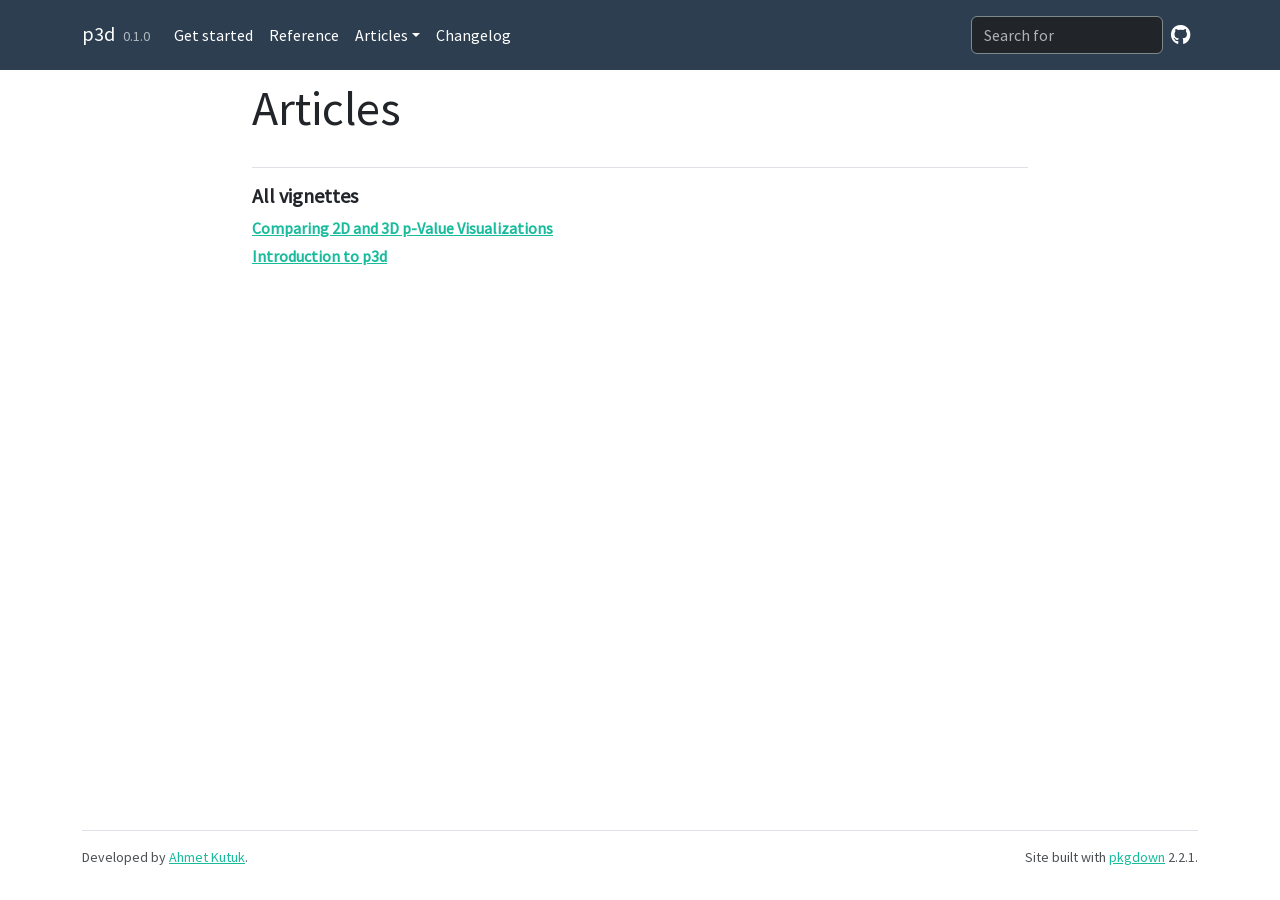
<file: articles/index.html>
<!DOCTYPE html>
<!-- Generated by pkgdown: do not edit by hand --><html lang="en"><head><meta http-equiv="Content-Type" content="text/html; charset=UTF-8"><meta charset="utf-8"><meta http-equiv="X-UA-Compatible" content="IE=edge"><meta name="viewport" content="width=device-width, initial-scale=1, shrink-to-fit=no"><title>Articles • p3d</title><script src="../deps/jquery-3.6.0/jquery-3.6.0.min.js"></script><meta name="viewport" content="width=device-width, initial-scale=1, shrink-to-fit=no"><link href="../deps/bootstrap-5.3.8/bootstrap.min.css" rel="stylesheet"><script src="../deps/bootstrap-5.3.8/bootstrap.bundle.min.js"></script><link href="../deps/Source_Sans_Pro-0.4.10/font.css" rel="stylesheet"><link href="../deps/Fira_Code-0.4.10/font.css" rel="stylesheet"><link href="../deps/font-awesome-6.5.2/css/all.min.css" rel="stylesheet"><link href="../deps/font-awesome-6.5.2/css/v4-shims.min.css" rel="stylesheet"><script src="../deps/headroom-0.11.0/headroom.min.js"></script><script src="../deps/headroom-0.11.0/jQuery.headroom.min.js"></script><script src="../deps/bootstrap-toc-1.0.1/bootstrap-toc.min.js"></script><script src="../deps/clipboard.js-2.0.11/clipboard.min.js"></script><script src="../deps/search-1.0.0/autocomplete.jquery.min.js"></script><script src="../deps/search-1.0.0/fuse.min.js"></script><script src="../deps/search-1.0.0/mark.min.js"></script><!-- pkgdown --><script src="../pkgdown.js"></script><meta property="og:title" content="Articles"></head><body>
    <a href="#main" class="visually-hidden-focusable">Skip to contents</a>


    <nav class="navbar navbar-expand-lg fixed-top bg-primary" data-bs-theme="dark" aria-label="Site navigation"><div class="container">

    <a class="navbar-brand me-2" href="../index.html">p3d</a>

    <small class="nav-text text-muted me-auto" data-bs-toggle="tooltip" data-bs-placement="bottom" title="">0.1.0</small>


    <button class="navbar-toggler" type="button" data-bs-toggle="collapse" data-bs-target="#navbar" aria-controls="navbar" aria-expanded="false" aria-label="Toggle navigation">
      <span class="navbar-toggler-icon"></span>
    </button>

    <div id="navbar" class="collapse navbar-collapse ms-3">
      <ul class="navbar-nav me-auto"><li class="nav-item"><a class="nav-link" href="../articles/p3d-intro.html">Get started</a></li>
<li class="nav-item"><a class="nav-link" href="../reference/index.html">Reference</a></li>
<li class="nav-item dropdown">
  <button class="nav-link dropdown-toggle" type="button" id="dropdown-articles" data-bs-toggle="dropdown" aria-expanded="false" aria-haspopup="true">Articles</button>
  <ul class="dropdown-menu" aria-labelledby="dropdown-articles"><li><a class="dropdown-item" href="../articles/p3d-intro.html">Introduction to p3d</a></li>
    <li><a class="dropdown-item" href="../articles/p3d-comparison.html">Comparing 2D and 3D visualizations</a></li>
  </ul></li>
<li class="nav-item"><a class="nav-link" href="../news/index.html">Changelog</a></li>
      </ul><ul class="navbar-nav"><li class="nav-item"><form class="form-inline" role="search">
 <input class="form-control" type="search" name="search-input" id="search-input" autocomplete="off" aria-label="Search site" placeholder="Search for" data-search-index="../search.json"></form></li>
<li class="nav-item"><a class="external-link nav-link" href="https://github.com/ahmetkutuk1/p3d/" aria-label="GitHub"><span class="fa fab fa-github fa-lg"></span></a></li>
      </ul></div>


  </div>
</nav><div class="container template-article-index">
<div class="row">
  <main id="main" class="col-md-9"><div class="page-header">

      <h1>Articles</h1>
    </div>

    <div class="section ">
      <h3>All vignettes</h3>
      <div class="section-desc"></div>

      <dl><dt><a href="p3d-comparison.html">Comparing 2D and 3D p-Value Visualizations</a></dt>
        <dd>
        </dd><dt><a href="p3d-intro.html">Introduction to p3d</a></dt>
        <dd>
      </dd></dl></div>
  </main></div>


    <footer><div class="pkgdown-footer-left">
  <p>Developed by <a href="https://github.com/ahmetkutuk1" class="external-link">Ahmet Kutuk</a>.</p>
</div>

<div class="pkgdown-footer-right">
  <p>Site built with <a href="https://pkgdown.r-lib.org/" class="external-link">pkgdown</a> 2.2.1.</p>
</div>

    </footer></div>





  </body></html>
</file>
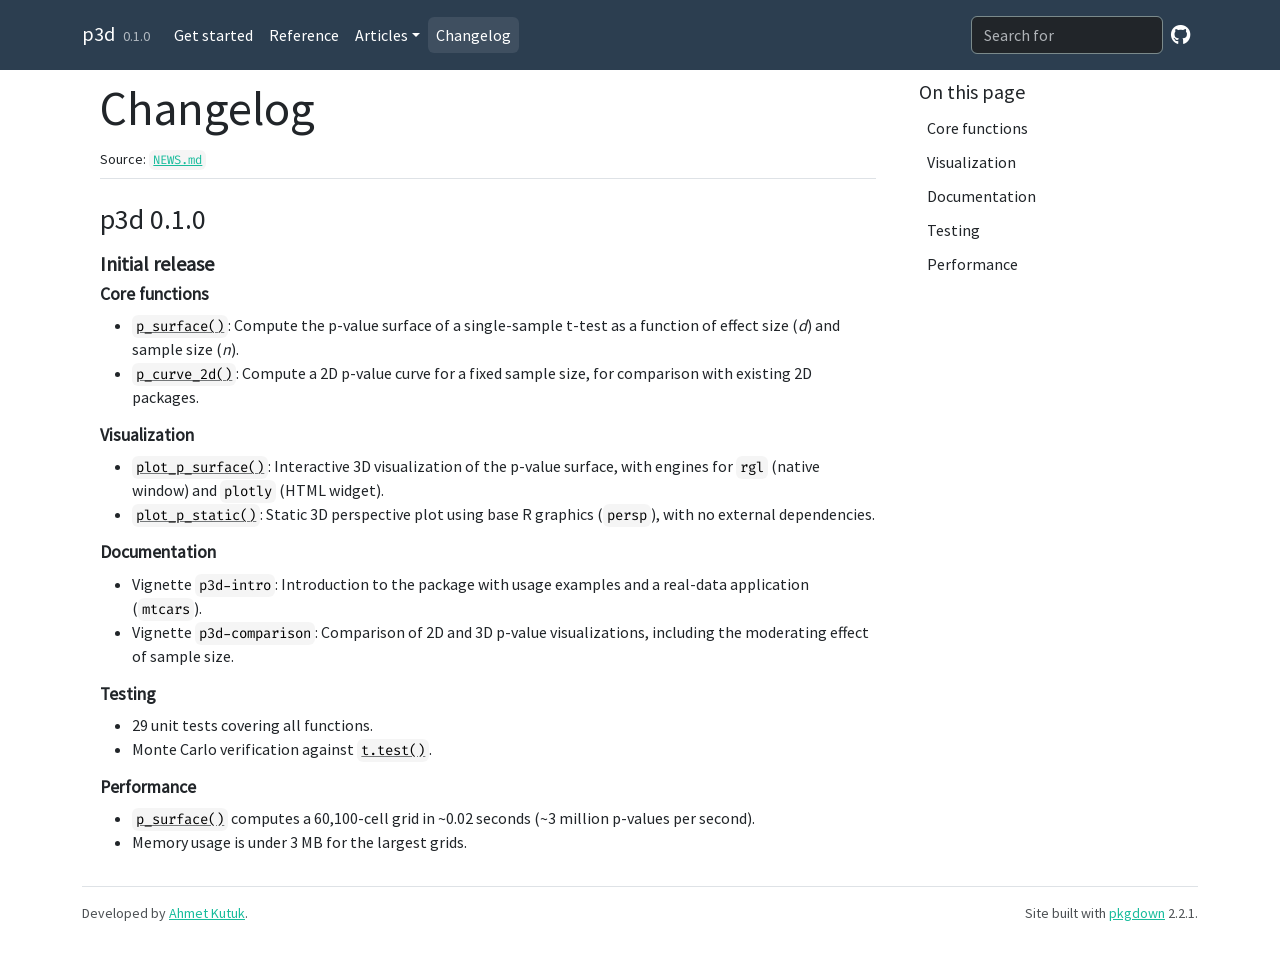
<file: news/index.html>
<!DOCTYPE html>
<!-- Generated by pkgdown: do not edit by hand --><html lang="en"><head><meta http-equiv="Content-Type" content="text/html; charset=UTF-8"><meta charset="utf-8"><meta http-equiv="X-UA-Compatible" content="IE=edge"><meta name="viewport" content="width=device-width, initial-scale=1, shrink-to-fit=no"><title>Changelog • p3d</title><script src="../deps/jquery-3.6.0/jquery-3.6.0.min.js"></script><meta name="viewport" content="width=device-width, initial-scale=1, shrink-to-fit=no"><link href="../deps/bootstrap-5.3.8/bootstrap.min.css" rel="stylesheet"><script src="../deps/bootstrap-5.3.8/bootstrap.bundle.min.js"></script><link href="../deps/Source_Sans_Pro-0.4.10/font.css" rel="stylesheet"><link href="../deps/Fira_Code-0.4.10/font.css" rel="stylesheet"><link href="../deps/font-awesome-6.5.2/css/all.min.css" rel="stylesheet"><link href="../deps/font-awesome-6.5.2/css/v4-shims.min.css" rel="stylesheet"><script src="../deps/headroom-0.11.0/headroom.min.js"></script><script src="../deps/headroom-0.11.0/jQuery.headroom.min.js"></script><script src="../deps/bootstrap-toc-1.0.1/bootstrap-toc.min.js"></script><script src="../deps/clipboard.js-2.0.11/clipboard.min.js"></script><script src="../deps/search-1.0.0/autocomplete.jquery.min.js"></script><script src="../deps/search-1.0.0/fuse.min.js"></script><script src="../deps/search-1.0.0/mark.min.js"></script><!-- pkgdown --><script src="../pkgdown.js"></script><meta property="og:title" content="Changelog"></head><body>
    <a href="#main" class="visually-hidden-focusable">Skip to contents</a>


    <nav class="navbar navbar-expand-lg fixed-top bg-primary" data-bs-theme="dark" aria-label="Site navigation"><div class="container">

    <a class="navbar-brand me-2" href="../index.html">p3d</a>

    <small class="nav-text text-muted me-auto" data-bs-toggle="tooltip" data-bs-placement="bottom" title="">0.1.0</small>


    <button class="navbar-toggler" type="button" data-bs-toggle="collapse" data-bs-target="#navbar" aria-controls="navbar" aria-expanded="false" aria-label="Toggle navigation">
      <span class="navbar-toggler-icon"></span>
    </button>

    <div id="navbar" class="collapse navbar-collapse ms-3">
      <ul class="navbar-nav me-auto"><li class="nav-item"><a class="nav-link" href="../articles/p3d-intro.html">Get started</a></li>
<li class="nav-item"><a class="nav-link" href="../reference/index.html">Reference</a></li>
<li class="nav-item dropdown">
  <button class="nav-link dropdown-toggle" type="button" id="dropdown-articles" data-bs-toggle="dropdown" aria-expanded="false" aria-haspopup="true">Articles</button>
  <ul class="dropdown-menu" aria-labelledby="dropdown-articles"><li><a class="dropdown-item" href="../articles/p3d-intro.html">Introduction to p3d</a></li>
    <li><a class="dropdown-item" href="../articles/p3d-comparison.html">Comparing 2D and 3D visualizations</a></li>
  </ul></li>
<li class="active nav-item"><a class="nav-link" href="../news/index.html">Changelog</a></li>
      </ul><ul class="navbar-nav"><li class="nav-item"><form class="form-inline" role="search">
 <input class="form-control" type="search" name="search-input" id="search-input" autocomplete="off" aria-label="Search site" placeholder="Search for" data-search-index="../search.json"></form></li>
<li class="nav-item"><a class="external-link nav-link" href="https://github.com/ahmetkutuk1/p3d/" aria-label="GitHub"><span class="fa fab fa-github fa-lg"></span></a></li>
      </ul></div>


  </div>
</nav><div class="container template-news">
<div class="row">
  <main id="main" class="col-md-9"><div class="page-header">

      <h1>Changelog</h1>
      <small>Source: <a href="https://github.com/ahmetkutuk1/p3d/blob/master/NEWS.md" class="external-link"><code>NEWS.md</code></a></small>
    </div>

    <div class="section level2">
<h2 class="pkg-version" data-toc-text="0.1.0" id="p3d-010">p3d 0.1.0<a class="anchor" aria-label="anchor" href="#p3d-010"></a></h2>
<div class="section level3">
<h3 id="initial-release-0-1-0">Initial release<a class="anchor" aria-label="anchor" href="#initial-release-0-1-0"></a></h3>
<div class="section level4">
<h4 id="core-functions-0-1-0">Core functions<a class="anchor" aria-label="anchor" href="#core-functions-0-1-0"></a></h4>
<ul><li>
<code><a href="../reference/p_surface.html">p_surface()</a></code>: Compute the p-value surface of a single-sample t-test as a function of effect size (<em>d</em>) and sample size (<em>n</em>).</li>
<li>
<code><a href="../reference/p_curve_2d.html">p_curve_2d()</a></code>: Compute a 2D p-value curve for a fixed sample size, for comparison with existing 2D packages.</li>
</ul></div>
<div class="section level4">
<h4 id="visualization-0-1-0">Visualization<a class="anchor" aria-label="anchor" href="#visualization-0-1-0"></a></h4>
<ul><li>
<code><a href="../reference/plot_p_surface.html">plot_p_surface()</a></code>: Interactive 3D visualization of the p-value surface, with engines for <code>rgl</code> (native window) and <code>plotly</code> (HTML widget).</li>
<li>
<code><a href="../reference/plot_p_static.html">plot_p_static()</a></code>: Static 3D perspective plot using base R graphics (<code>persp</code>), with no external dependencies.</li>
</ul></div>
<div class="section level4">
<h4 id="documentation-0-1-0">Documentation<a class="anchor" aria-label="anchor" href="#documentation-0-1-0"></a></h4>
<ul><li>Vignette <code>p3d-intro</code>: Introduction to the package with usage examples and a real-data application (<code>mtcars</code>).</li>
<li>Vignette <code>p3d-comparison</code>: Comparison of 2D and 3D p-value visualizations, including the moderating effect of sample size.</li>
</ul></div>
<div class="section level4">
<h4 id="testing-0-1-0">Testing<a class="anchor" aria-label="anchor" href="#testing-0-1-0"></a></h4>
<ul><li>29 unit tests covering all functions.</li>
<li>Monte Carlo verification against <code><a href="https://rdrr.io/r/stats/t.test.html" class="external-link">t.test()</a></code>.</li>
</ul></div>
<div class="section level4">
<h4 id="performance-0-1-0">Performance<a class="anchor" aria-label="anchor" href="#performance-0-1-0"></a></h4>
<ul><li>
<code><a href="../reference/p_surface.html">p_surface()</a></code> computes a 60,100-cell grid in ~0.02 seconds (~3 million p-values per second).</li>
<li>Memory usage is under 3 MB for the largest grids.</li>
</ul></div>
</div>
</div>
  </main><aside class="col-md-3"><nav id="toc" aria-label="Table of contents"><h2>On this page</h2>
    </nav></aside></div>


    <footer><div class="pkgdown-footer-left">
  <p>Developed by <a href="https://github.com/ahmetkutuk1" class="external-link">Ahmet Kutuk</a>.</p>
</div>

<div class="pkgdown-footer-right">
  <p>Site built with <a href="https://pkgdown.r-lib.org/" class="external-link">pkgdown</a> 2.2.1.</p>
</div>

    </footer></div>





  </body></html>
</file>
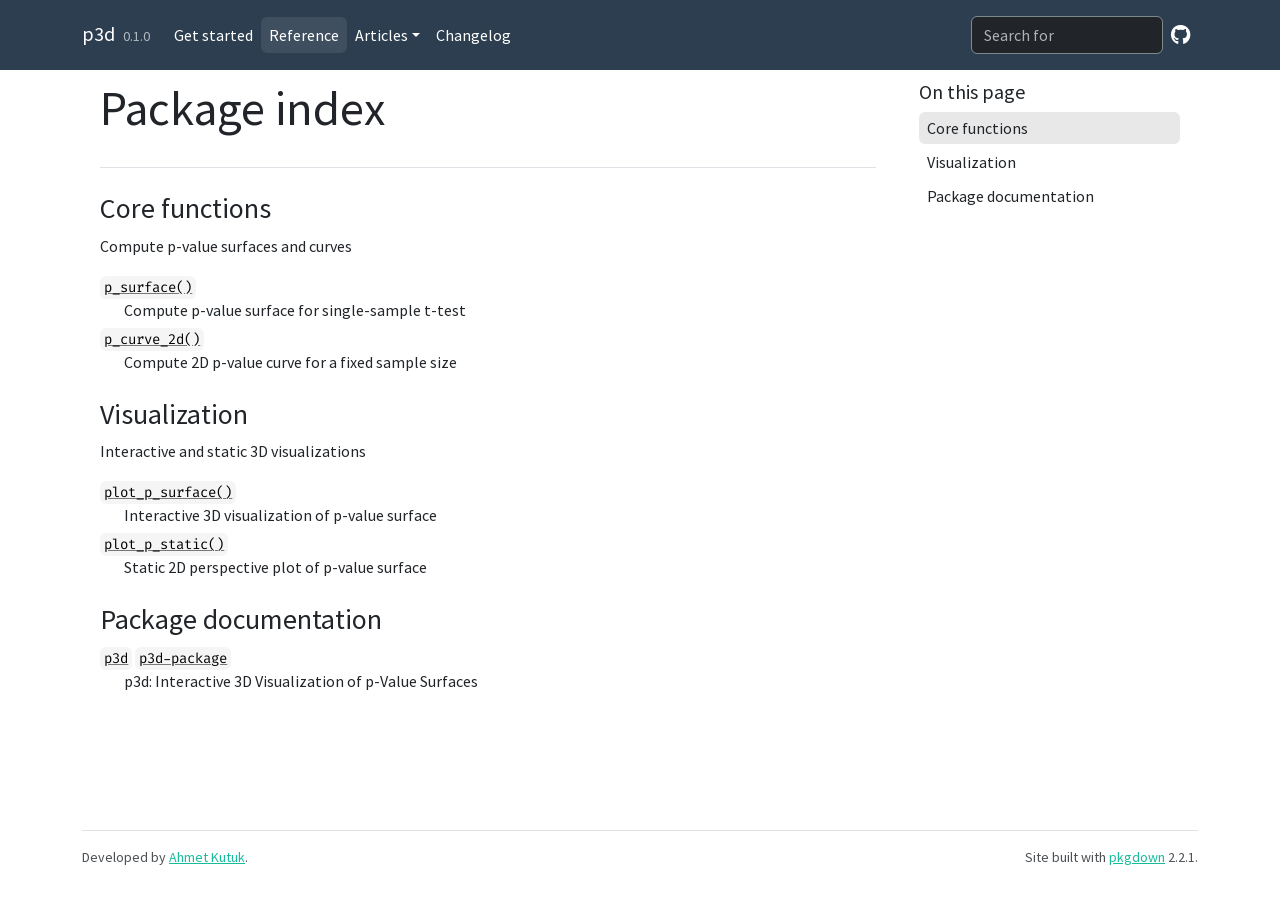
<file: reference/index.html>
<!DOCTYPE html>
<!-- Generated by pkgdown: do not edit by hand --><html lang="en"><head><meta http-equiv="Content-Type" content="text/html; charset=UTF-8"><meta charset="utf-8"><meta http-equiv="X-UA-Compatible" content="IE=edge"><meta name="viewport" content="width=device-width, initial-scale=1, shrink-to-fit=no"><title>Package index • p3d</title><script src="../deps/jquery-3.6.0/jquery-3.6.0.min.js"></script><meta name="viewport" content="width=device-width, initial-scale=1, shrink-to-fit=no"><link href="../deps/bootstrap-5.3.8/bootstrap.min.css" rel="stylesheet"><script src="../deps/bootstrap-5.3.8/bootstrap.bundle.min.js"></script><link href="../deps/Source_Sans_Pro-0.4.10/font.css" rel="stylesheet"><link href="../deps/Fira_Code-0.4.10/font.css" rel="stylesheet"><link href="../deps/font-awesome-6.5.2/css/all.min.css" rel="stylesheet"><link href="../deps/font-awesome-6.5.2/css/v4-shims.min.css" rel="stylesheet"><script src="../deps/headroom-0.11.0/headroom.min.js"></script><script src="../deps/headroom-0.11.0/jQuery.headroom.min.js"></script><script src="../deps/bootstrap-toc-1.0.1/bootstrap-toc.min.js"></script><script src="../deps/clipboard.js-2.0.11/clipboard.min.js"></script><script src="../deps/search-1.0.0/autocomplete.jquery.min.js"></script><script src="../deps/search-1.0.0/fuse.min.js"></script><script src="../deps/search-1.0.0/mark.min.js"></script><!-- pkgdown --><script src="../pkgdown.js"></script><meta property="og:title" content="Package index"></head><body>
    <a href="#main" class="visually-hidden-focusable">Skip to contents</a>


    <nav class="navbar navbar-expand-lg fixed-top bg-primary" data-bs-theme="dark" aria-label="Site navigation"><div class="container">

    <a class="navbar-brand me-2" href="../index.html">p3d</a>

    <small class="nav-text text-muted me-auto" data-bs-toggle="tooltip" data-bs-placement="bottom" title="">0.1.0</small>


    <button class="navbar-toggler" type="button" data-bs-toggle="collapse" data-bs-target="#navbar" aria-controls="navbar" aria-expanded="false" aria-label="Toggle navigation">
      <span class="navbar-toggler-icon"></span>
    </button>

    <div id="navbar" class="collapse navbar-collapse ms-3">
      <ul class="navbar-nav me-auto"><li class="nav-item"><a class="nav-link" href="../articles/p3d-intro.html">Get started</a></li>
<li class="active nav-item"><a class="nav-link" href="../reference/index.html">Reference</a></li>
<li class="nav-item dropdown">
  <button class="nav-link dropdown-toggle" type="button" id="dropdown-articles" data-bs-toggle="dropdown" aria-expanded="false" aria-haspopup="true">Articles</button>
  <ul class="dropdown-menu" aria-labelledby="dropdown-articles"><li><a class="dropdown-item" href="../articles/p3d-intro.html">Introduction to p3d</a></li>
    <li><a class="dropdown-item" href="../articles/p3d-comparison.html">Comparing 2D and 3D visualizations</a></li>
  </ul></li>
<li class="nav-item"><a class="nav-link" href="../news/index.html">Changelog</a></li>
      </ul><ul class="navbar-nav"><li class="nav-item"><form class="form-inline" role="search">
 <input class="form-control" type="search" name="search-input" id="search-input" autocomplete="off" aria-label="Search site" placeholder="Search for" data-search-index="../search.json"></form></li>
<li class="nav-item"><a class="external-link nav-link" href="https://github.com/ahmetkutuk1/p3d/" aria-label="GitHub"><span class="fa fab fa-github fa-lg"></span></a></li>
      </ul></div>


  </div>
</nav><div class="container template-reference-index">
<div class="row">
  <main id="main" class="col-md-9"><div class="page-header">

      <h1>Package index</h1>
    </div>

    <div class="section level2">
      <h2 id="core-functions">Core functions<a class="anchor" aria-label="anchor" href="#core-functions"></a></h2>

      <div class="section-desc"><p>Compute p-value surfaces and curves</p></div>

      <dl></dl></div><div class="section level2">




      <dl><dt>

          <code><a href="p_surface.html">p_surface()</a></code>

        </dt>
        <dd>Compute p-value surface for single-sample t-test</dd>

        <dt>

          <code><a href="p_curve_2d.html">p_curve_2d()</a></code>

        </dt>
        <dd>Compute 2D p-value curve for a fixed sample size</dd>
      </dl></div><div class="section level2">
      <h2 id="visualization">Visualization<a class="anchor" aria-label="anchor" href="#visualization"></a></h2>

      <div class="section-desc"><p>Interactive and static 3D visualizations</p></div>

      <dl></dl></div><div class="section level2">




      <dl><dt>

          <code><a href="plot_p_surface.html">plot_p_surface()</a></code>

        </dt>
        <dd>Interactive 3D visualization of p-value surface</dd>

        <dt>

          <code><a href="plot_p_static.html">plot_p_static()</a></code>

        </dt>
        <dd>Static 2D perspective plot of p-value surface</dd>
      </dl></div><div class="section level2">
      <h2 id="package-documentation">Package documentation<a class="anchor" aria-label="anchor" href="#package-documentation"></a></h2>



      <dl></dl></div><div class="section level2">




      <dl><dt>

          <code><a href="p3d-package.html">p3d</a></code> <code><a href="p3d-package.html">p3d-package</a></code>

        </dt>
        <dd>p3d: Interactive 3D Visualization of p-Value Surfaces</dd>
      </dl></div>
  </main><aside class="col-md-3"><nav id="toc" aria-label="Table of contents"><h2>On this page</h2>
    </nav></aside></div>


    <footer><div class="pkgdown-footer-left">
  <p>Developed by <a href="https://github.com/ahmetkutuk1" class="external-link">Ahmet Kutuk</a>.</p>
</div>

<div class="pkgdown-footer-right">
  <p>Site built with <a href="https://pkgdown.r-lib.org/" class="external-link">pkgdown</a> 2.2.1.</p>
</div>

    </footer></div>





  </body></html>
</file>
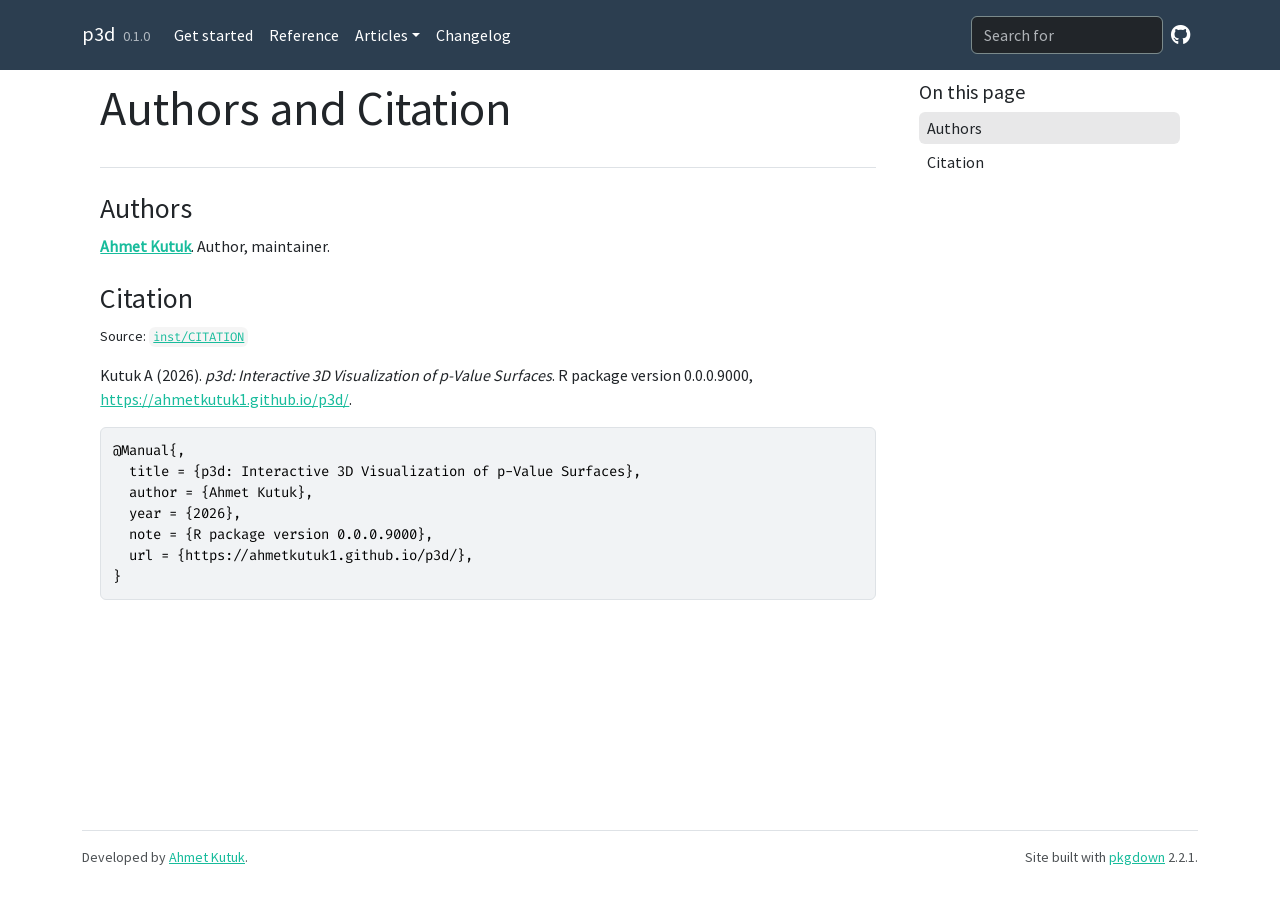
<file: authors.html>
<!DOCTYPE html>
<!-- Generated by pkgdown: do not edit by hand --><html lang="en"><head><meta http-equiv="Content-Type" content="text/html; charset=UTF-8"><meta charset="utf-8"><meta http-equiv="X-UA-Compatible" content="IE=edge"><meta name="viewport" content="width=device-width, initial-scale=1, shrink-to-fit=no"><title>Authors and Citation • p3d</title><script src="deps/jquery-3.6.0/jquery-3.6.0.min.js"></script><meta name="viewport" content="width=device-width, initial-scale=1, shrink-to-fit=no"><link href="deps/bootstrap-5.3.8/bootstrap.min.css" rel="stylesheet"><script src="deps/bootstrap-5.3.8/bootstrap.bundle.min.js"></script><link href="deps/Source_Sans_Pro-0.4.10/font.css" rel="stylesheet"><link href="deps/Fira_Code-0.4.10/font.css" rel="stylesheet"><link href="deps/font-awesome-6.5.2/css/all.min.css" rel="stylesheet"><link href="deps/font-awesome-6.5.2/css/v4-shims.min.css" rel="stylesheet"><script src="deps/headroom-0.11.0/headroom.min.js"></script><script src="deps/headroom-0.11.0/jQuery.headroom.min.js"></script><script src="deps/bootstrap-toc-1.0.1/bootstrap-toc.min.js"></script><script src="deps/clipboard.js-2.0.11/clipboard.min.js"></script><script src="deps/search-1.0.0/autocomplete.jquery.min.js"></script><script src="deps/search-1.0.0/fuse.min.js"></script><script src="deps/search-1.0.0/mark.min.js"></script><!-- pkgdown --><script src="pkgdown.js"></script><meta property="og:title" content="Authors and Citation"></head><body>
    <a href="#main" class="visually-hidden-focusable">Skip to contents</a>


    <nav class="navbar navbar-expand-lg fixed-top bg-primary" data-bs-theme="dark" aria-label="Site navigation"><div class="container">

    <a class="navbar-brand me-2" href="index.html">p3d</a>

    <small class="nav-text text-muted me-auto" data-bs-toggle="tooltip" data-bs-placement="bottom" title="">0.1.0</small>


    <button class="navbar-toggler" type="button" data-bs-toggle="collapse" data-bs-target="#navbar" aria-controls="navbar" aria-expanded="false" aria-label="Toggle navigation">
      <span class="navbar-toggler-icon"></span>
    </button>

    <div id="navbar" class="collapse navbar-collapse ms-3">
      <ul class="navbar-nav me-auto"><li class="nav-item"><a class="nav-link" href="articles/p3d-intro.html">Get started</a></li>
<li class="nav-item"><a class="nav-link" href="reference/index.html">Reference</a></li>
<li class="nav-item dropdown">
  <button class="nav-link dropdown-toggle" type="button" id="dropdown-articles" data-bs-toggle="dropdown" aria-expanded="false" aria-haspopup="true">Articles</button>
  <ul class="dropdown-menu" aria-labelledby="dropdown-articles"><li><a class="dropdown-item" href="articles/p3d-intro.html">Introduction to p3d</a></li>
    <li><a class="dropdown-item" href="articles/p3d-comparison.html">Comparing 2D and 3D visualizations</a></li>
  </ul></li>
<li class="nav-item"><a class="nav-link" href="news/index.html">Changelog</a></li>
      </ul><ul class="navbar-nav"><li class="nav-item"><form class="form-inline" role="search">
 <input class="form-control" type="search" name="search-input" id="search-input" autocomplete="off" aria-label="Search site" placeholder="Search for" data-search-index="search.json"></form></li>
<li class="nav-item"><a class="external-link nav-link" href="https://github.com/ahmetkutuk1/p3d/" aria-label="GitHub"><span class="fa fab fa-github fa-lg"></span></a></li>
      </ul></div>


  </div>
</nav><div class="container template-citation-authors">
<div class="row">
  <main id="main" class="col-md-9"><div class="page-header">

      <h1>Authors and Citation</h1>
    </div>

    <div class="section level2">
      <h2>Authors</h2>

      <ul class="list-unstyled"><li>
          <p><strong><a href="https://github.com/ahmetkutuk1" class="external-link">Ahmet Kutuk</a></strong>. Author, maintainer.
          </p>
        </li>
      </ul></div>

    <div class="section level2">
      <h2 id="citation">Citation</h2>
      <p><small class="dont-index">Source: <a href="https://github.com/ahmetkutuk1/p3d/blob/master/inst/CITATION" class="external-link"><code>inst/CITATION</code></a></small></p>

      <p>Kutuk A (2026).
<em>p3d: Interactive 3D Visualization of p-Value Surfaces</em>.
R package version 0.0.0.9000, <a href="https://ahmetkutuk1.github.io/p3d/">https://ahmetkutuk1.github.io/p3d/</a>.
</p>
      <pre>@Manual{,
  title = {p3d: Interactive 3D Visualization of p-Value Surfaces},
  author = {Ahmet Kutuk},
  year = {2026},
  note = {R package version 0.0.0.9000},
  url = {https://ahmetkutuk1.github.io/p3d/},
}</pre>
    </div>

  </main><aside class="col-md-3"><nav id="toc" aria-label="Table of contents"><h2>On this page</h2>
    </nav></aside></div>


    <footer><div class="pkgdown-footer-left">
  <p>Developed by <a href="https://github.com/ahmetkutuk1" class="external-link">Ahmet Kutuk</a>.</p>
</div>

<div class="pkgdown-footer-right">
  <p>Site built with <a href="https://pkgdown.r-lib.org/" class="external-link">pkgdown</a> 2.2.1.</p>
</div>

    </footer></div>





  </body></html>
</file>
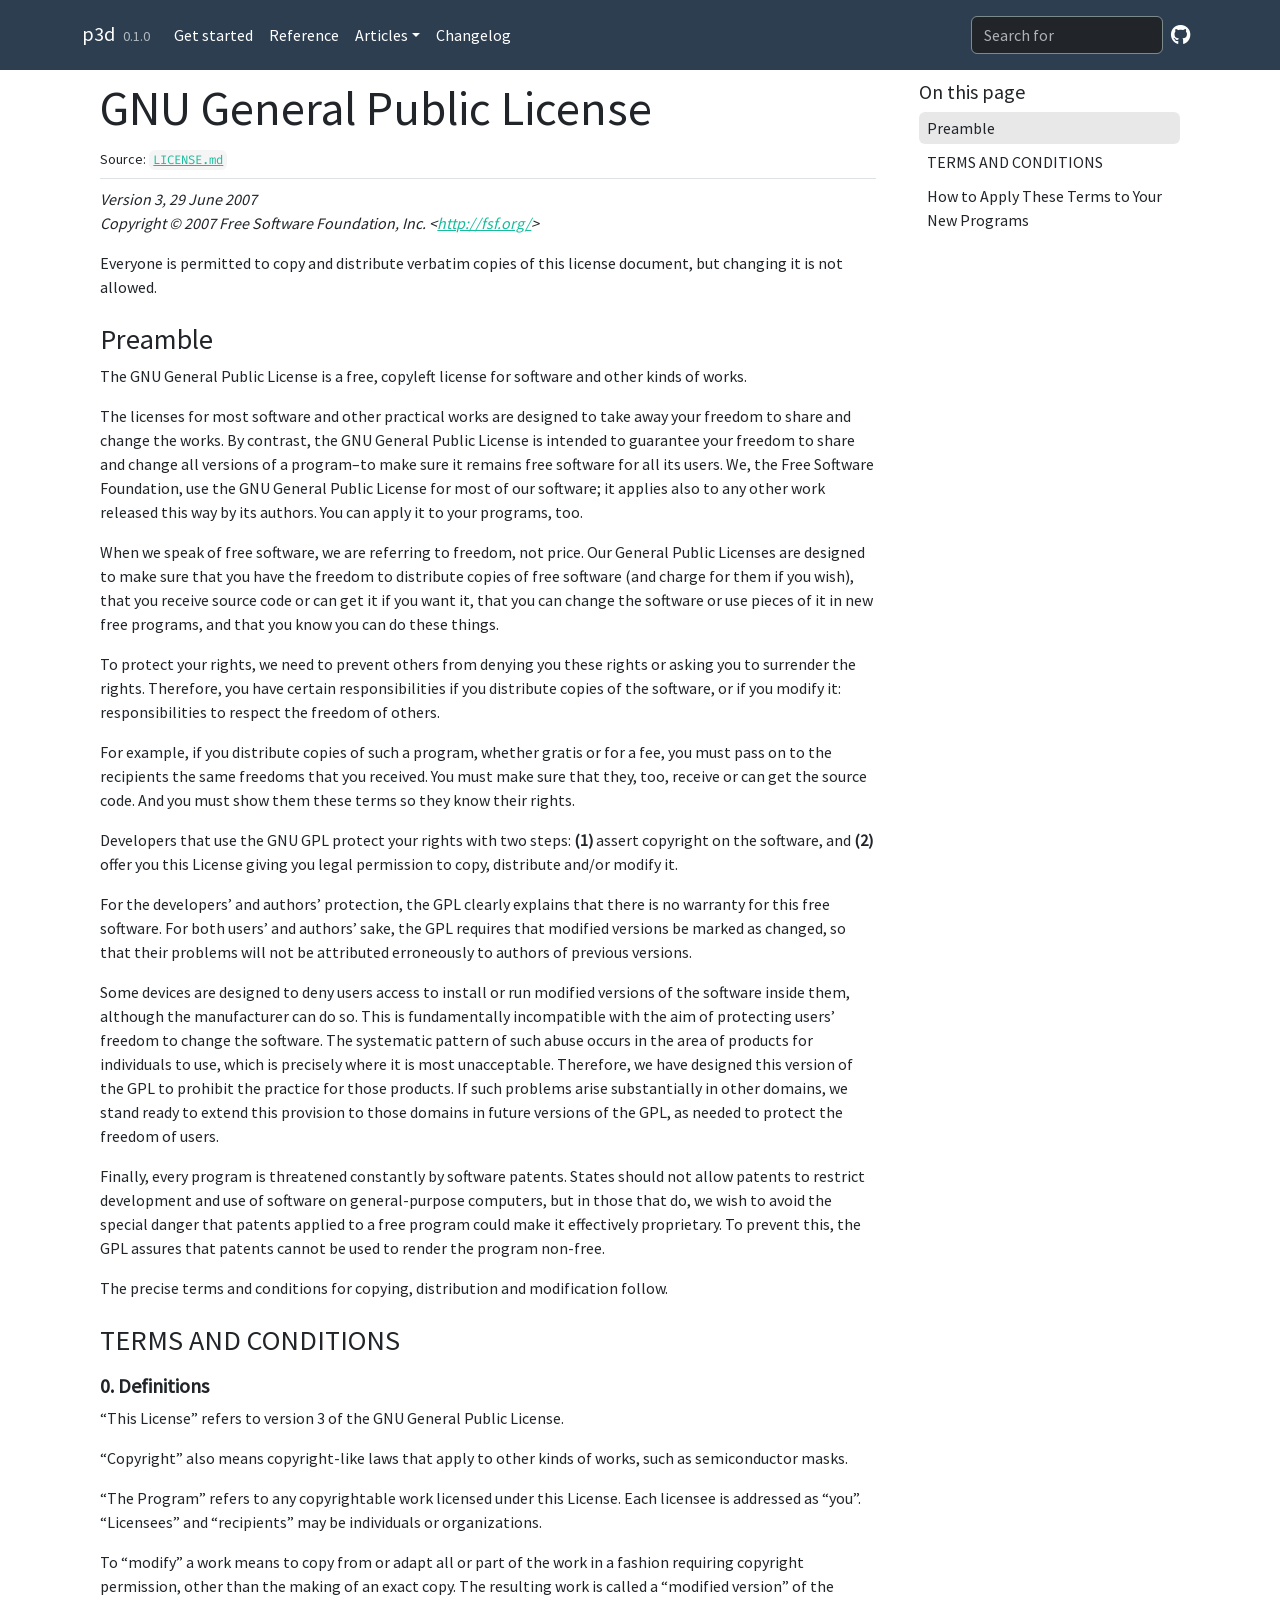
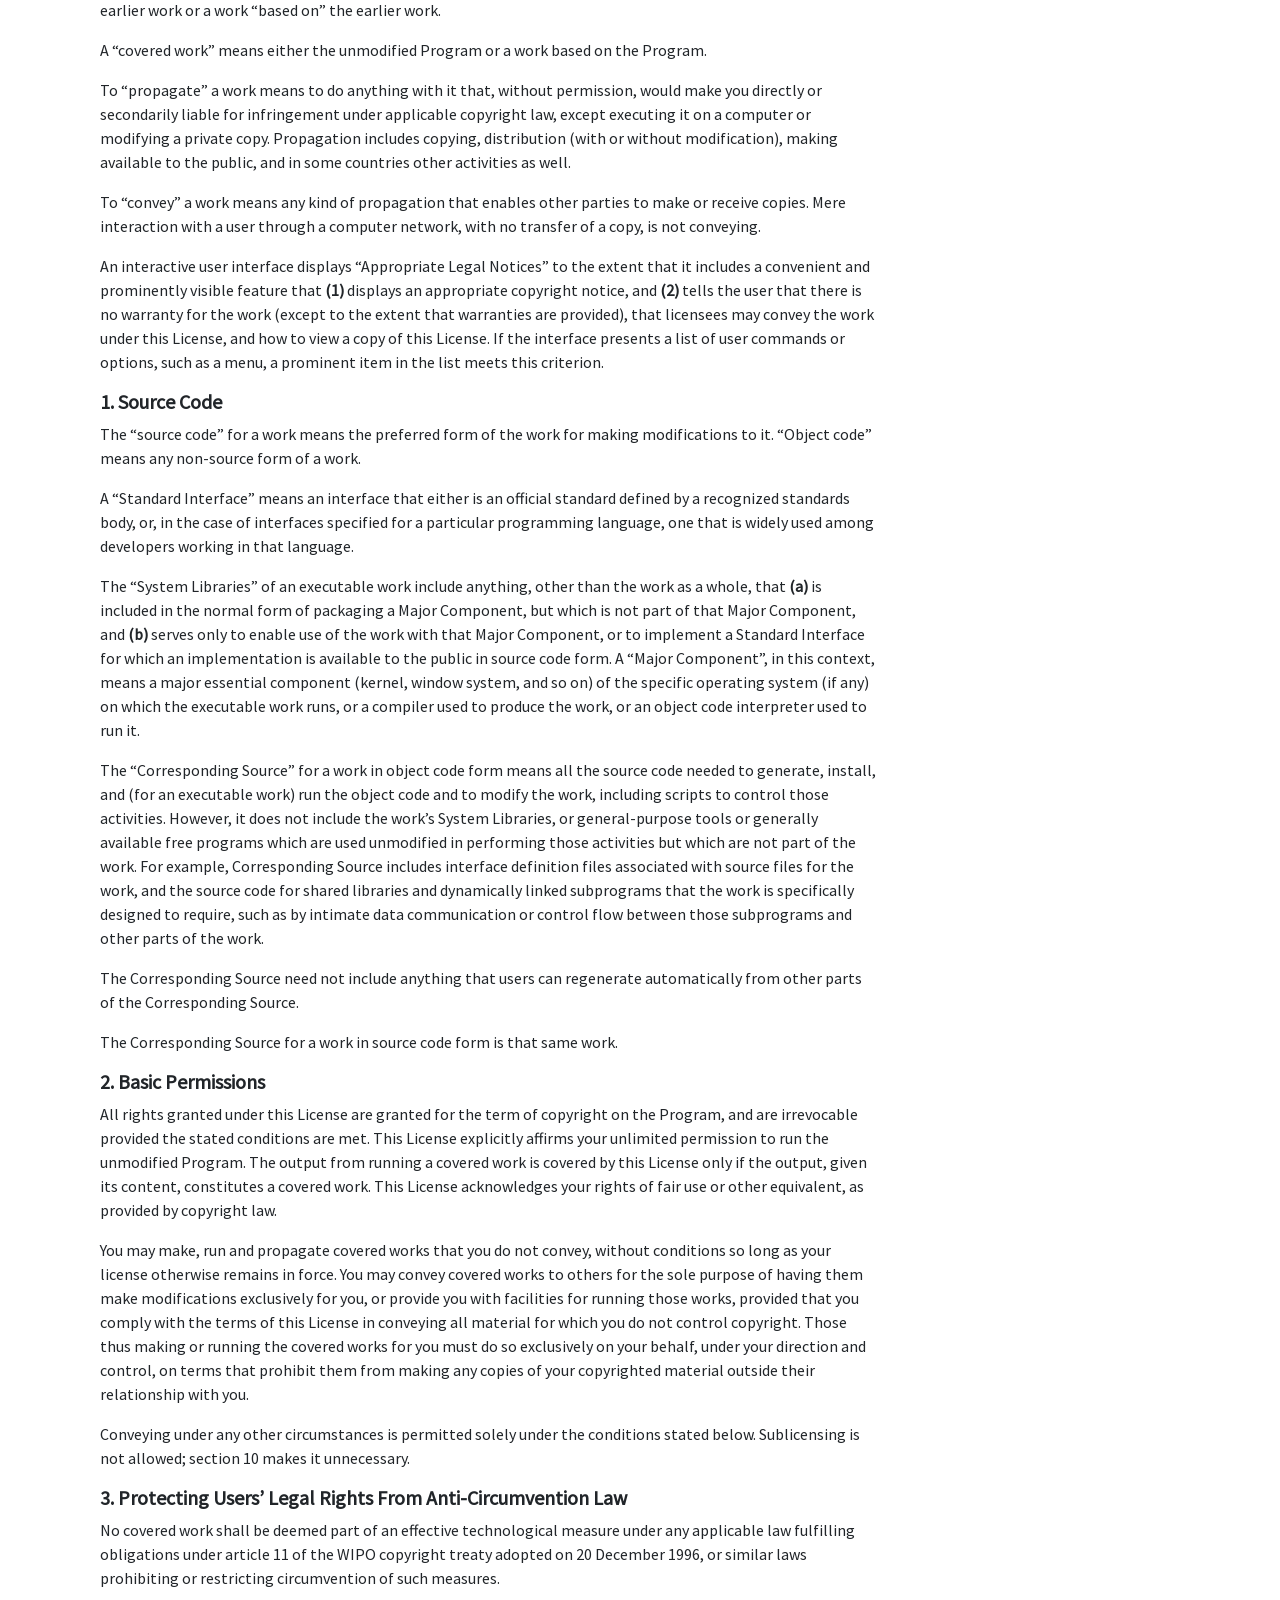
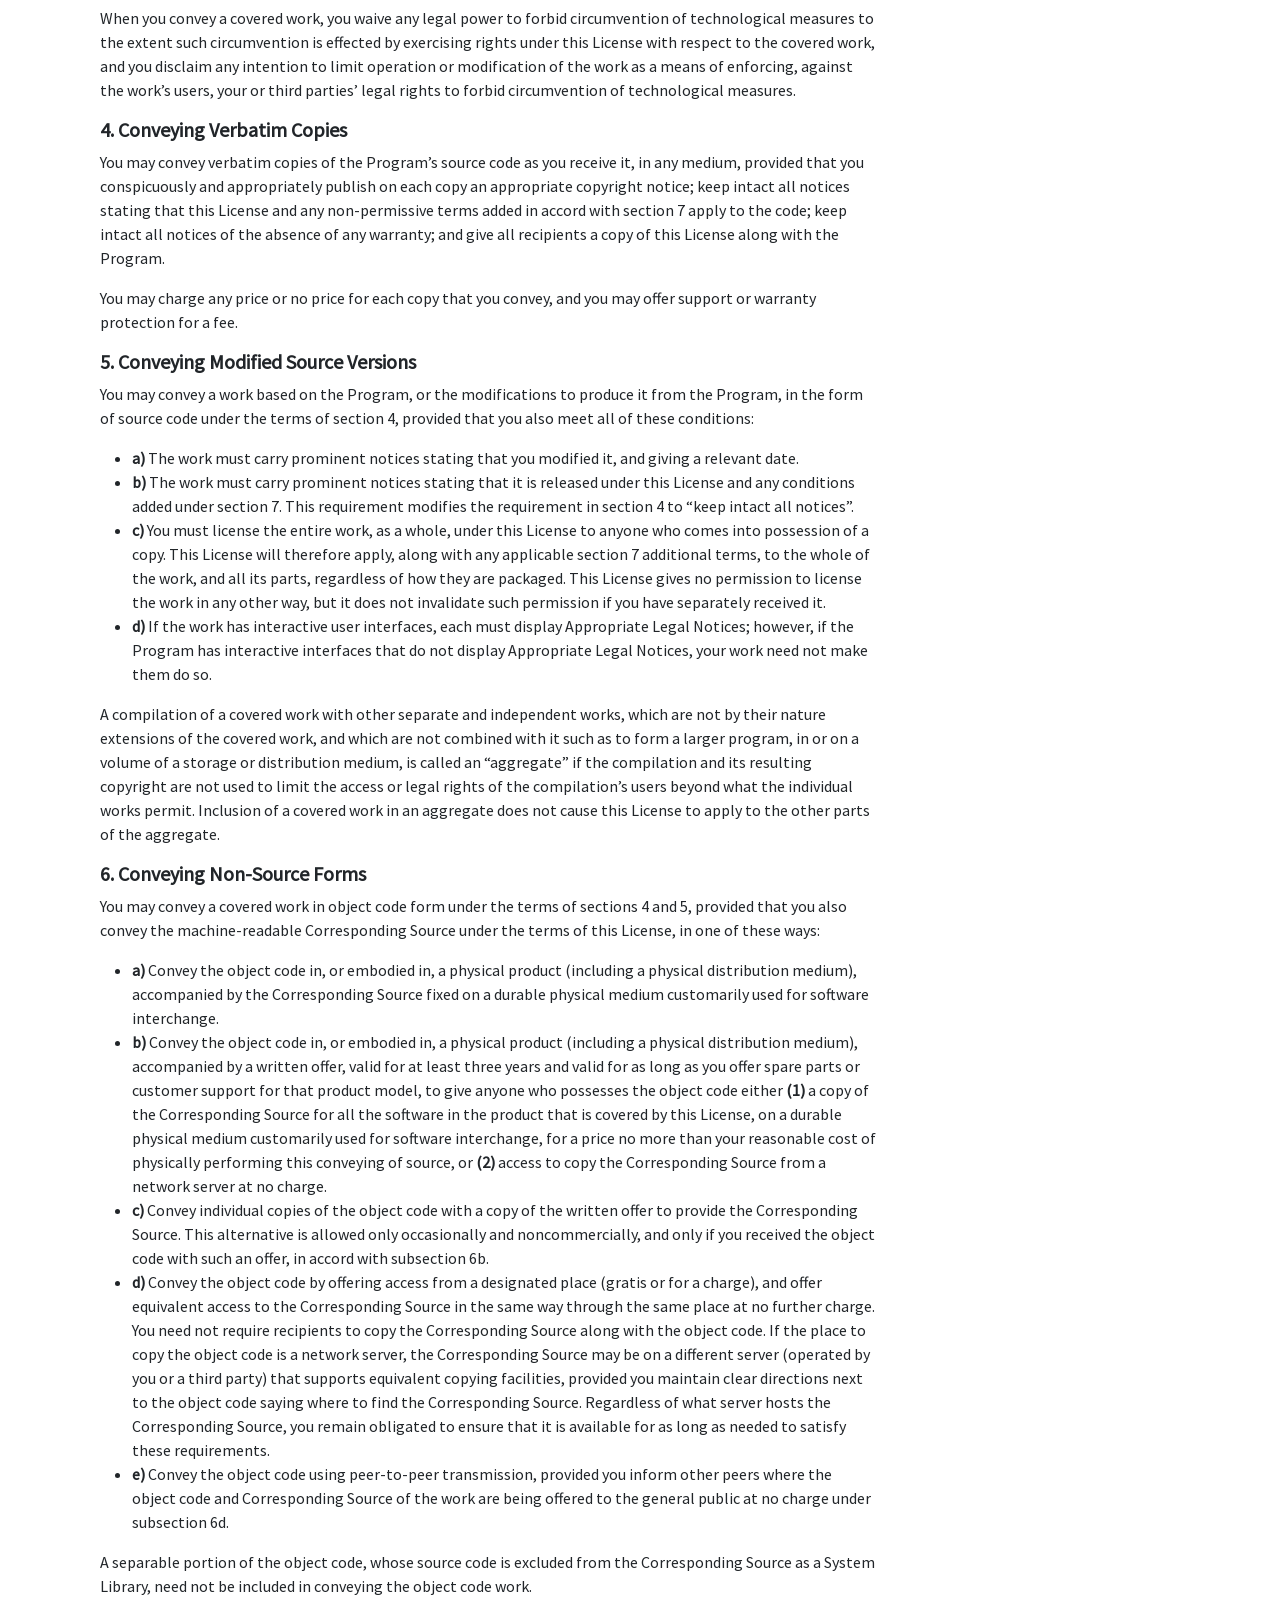
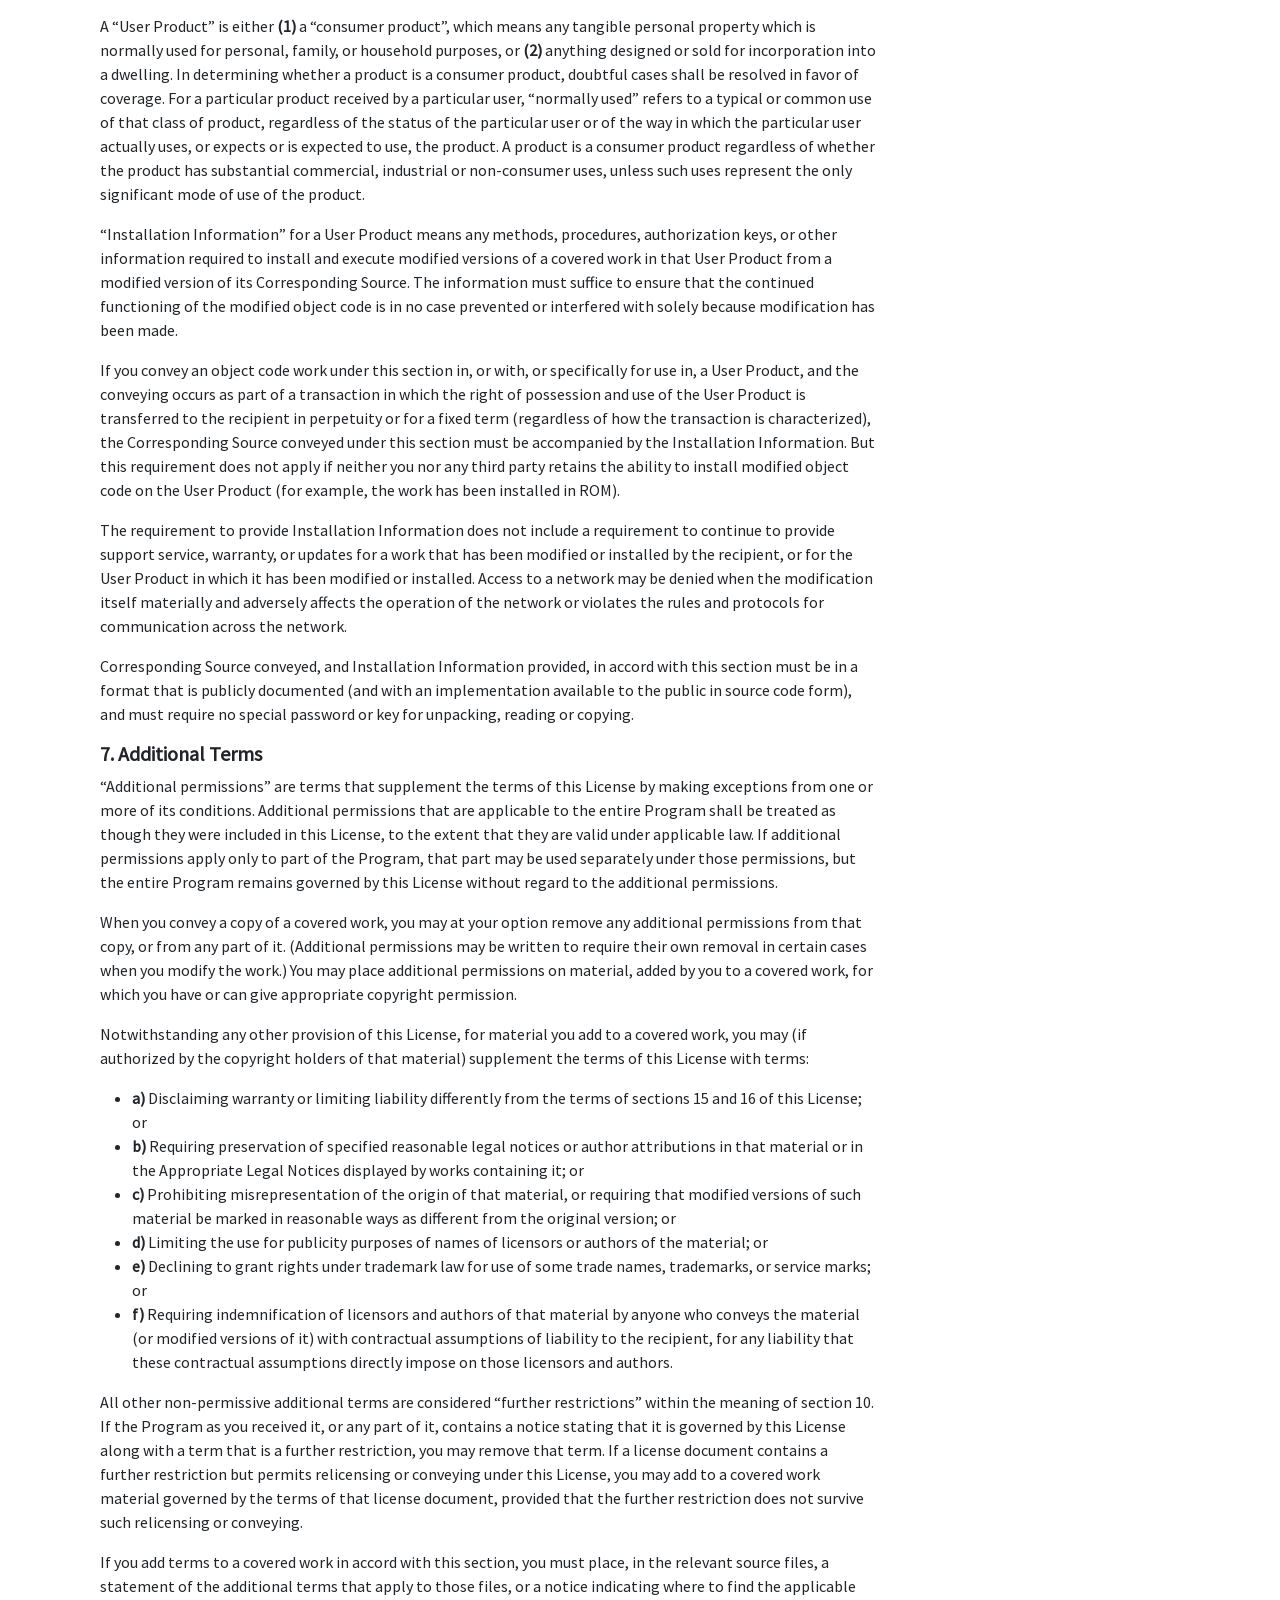
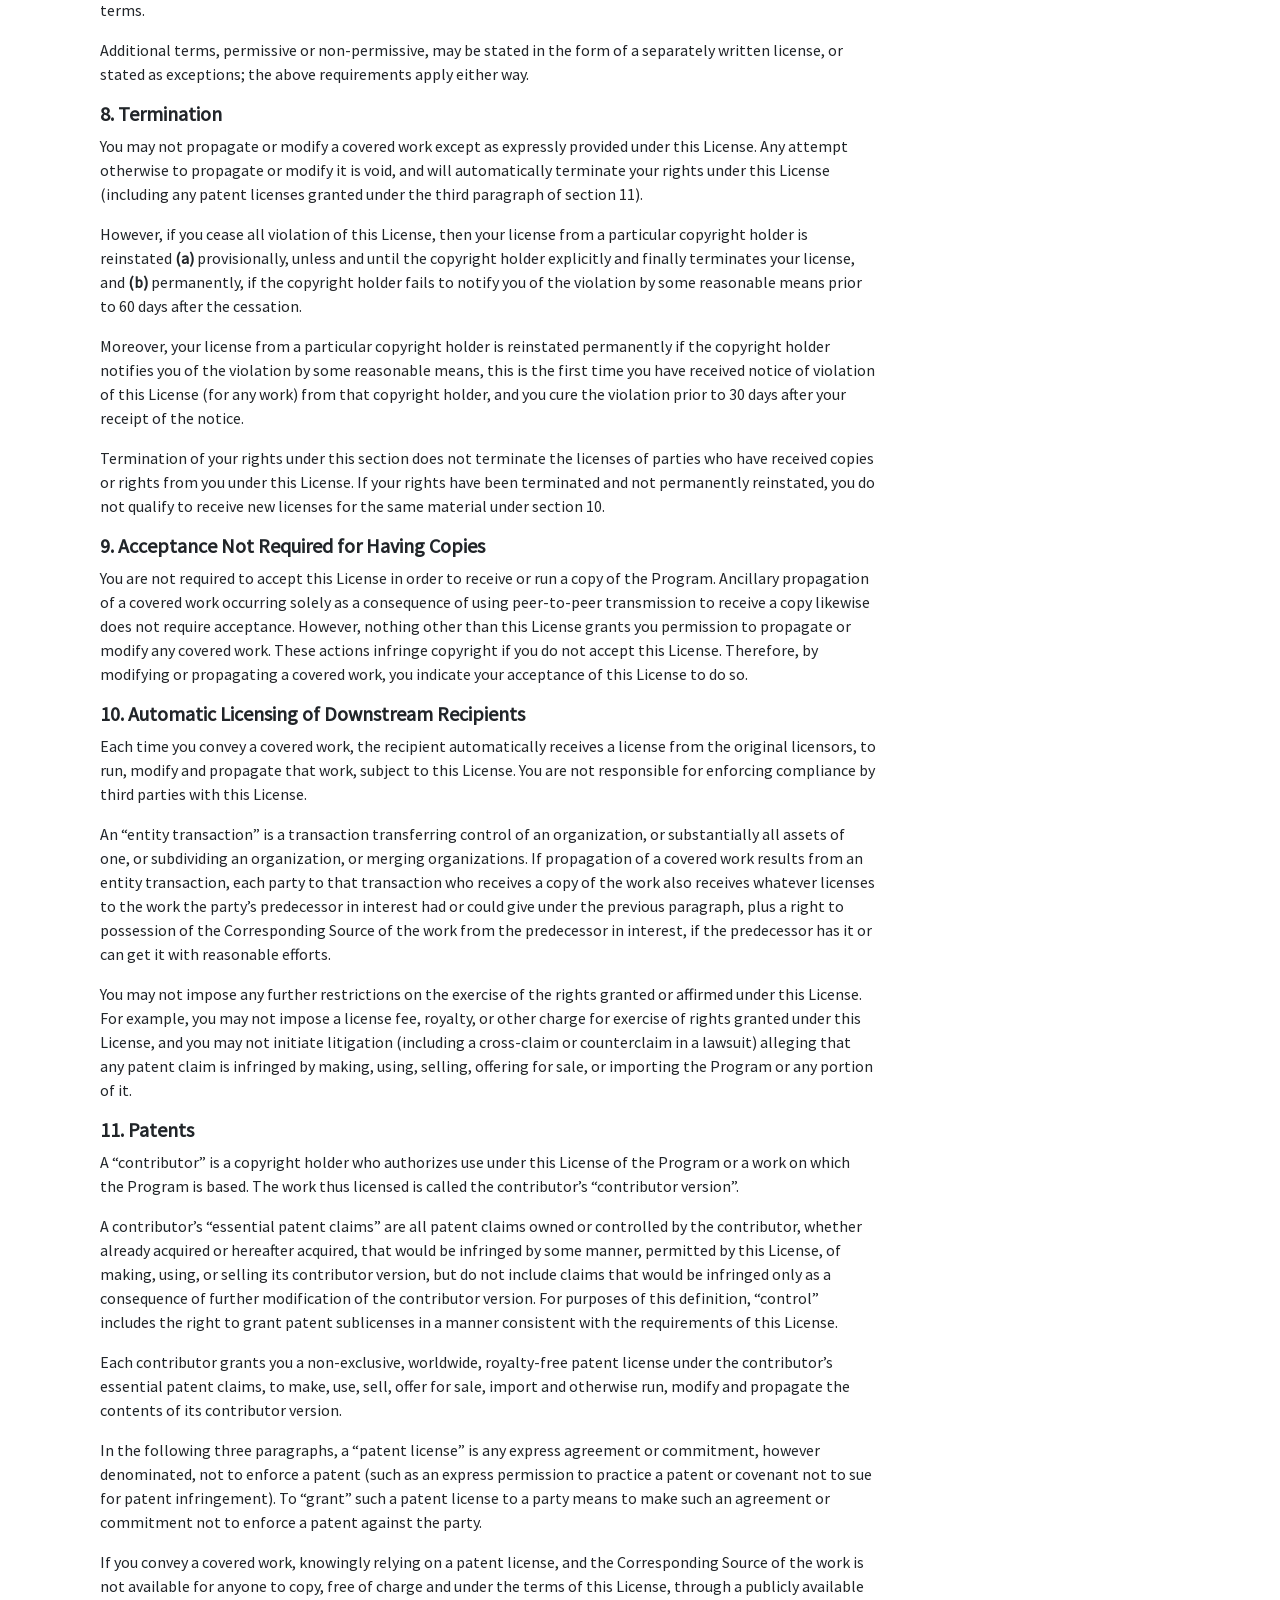
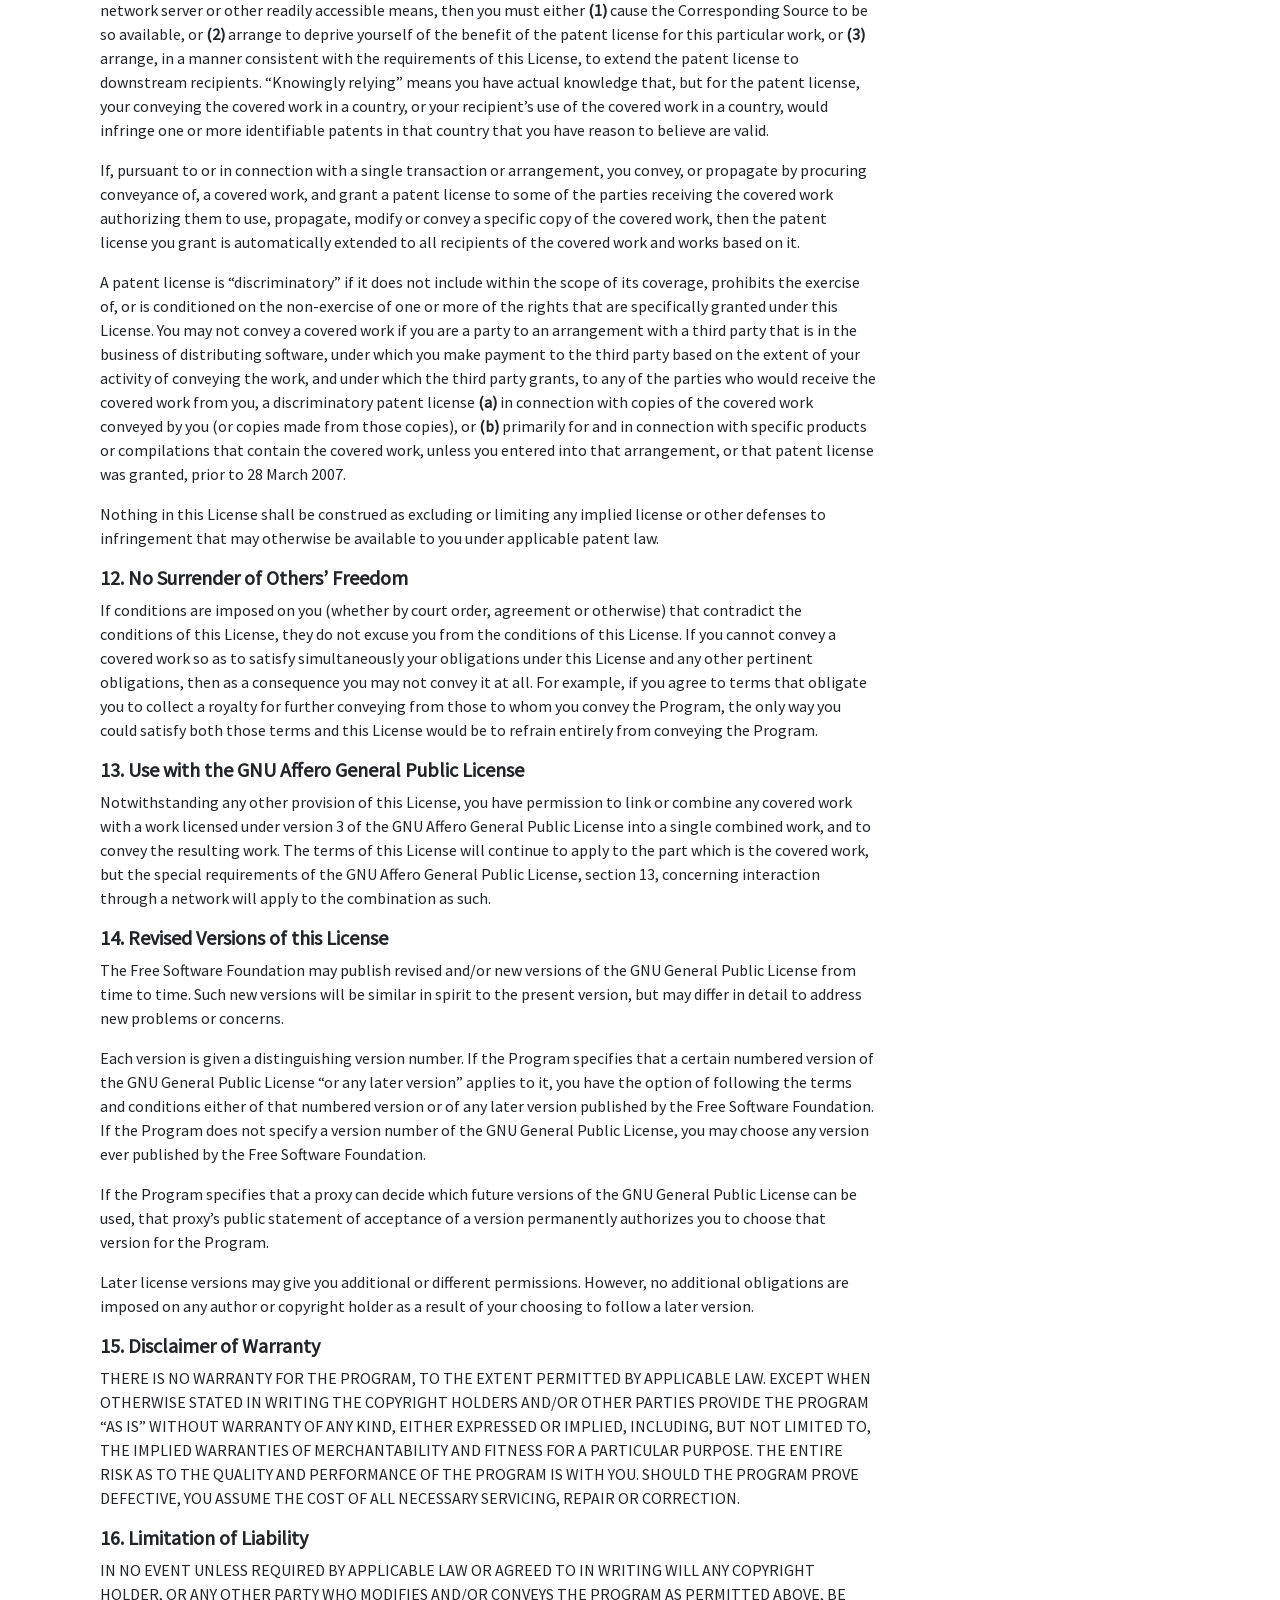
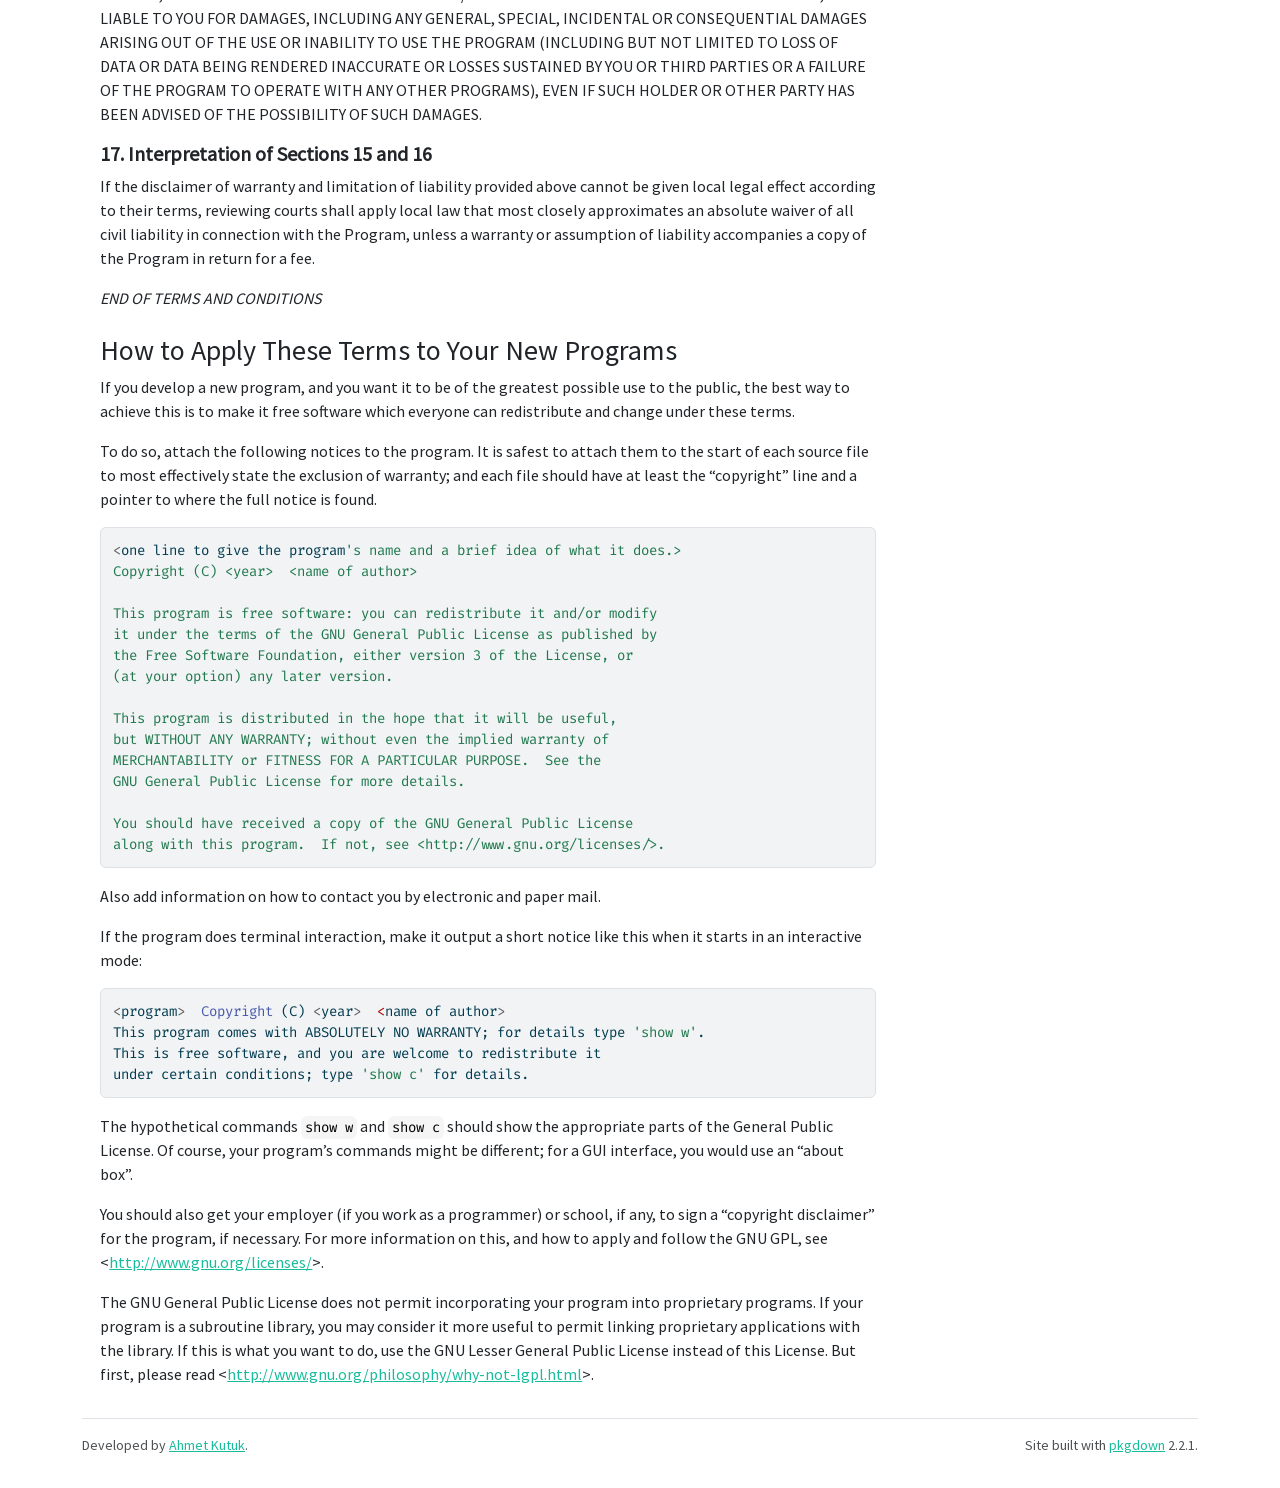
<file: LICENSE.html>
<!DOCTYPE html>
<!-- Generated by pkgdown: do not edit by hand --><html lang="en"><head><meta http-equiv="Content-Type" content="text/html; charset=UTF-8"><meta charset="utf-8"><meta http-equiv="X-UA-Compatible" content="IE=edge"><meta name="viewport" content="width=device-width, initial-scale=1, shrink-to-fit=no"><title>GNU General Public License • p3d</title><script src="deps/jquery-3.6.0/jquery-3.6.0.min.js"></script><meta name="viewport" content="width=device-width, initial-scale=1, shrink-to-fit=no"><link href="deps/bootstrap-5.3.8/bootstrap.min.css" rel="stylesheet"><script src="deps/bootstrap-5.3.8/bootstrap.bundle.min.js"></script><link href="deps/Source_Sans_Pro-0.4.10/font.css" rel="stylesheet"><link href="deps/Fira_Code-0.4.10/font.css" rel="stylesheet"><link href="deps/font-awesome-6.5.2/css/all.min.css" rel="stylesheet"><link href="deps/font-awesome-6.5.2/css/v4-shims.min.css" rel="stylesheet"><script src="deps/headroom-0.11.0/headroom.min.js"></script><script src="deps/headroom-0.11.0/jQuery.headroom.min.js"></script><script src="deps/bootstrap-toc-1.0.1/bootstrap-toc.min.js"></script><script src="deps/clipboard.js-2.0.11/clipboard.min.js"></script><script src="deps/search-1.0.0/autocomplete.jquery.min.js"></script><script src="deps/search-1.0.0/fuse.min.js"></script><script src="deps/search-1.0.0/mark.min.js"></script><!-- pkgdown --><script src="pkgdown.js"></script><meta property="og:title" content="GNU General Public License"></head><body>
    <a href="#main" class="visually-hidden-focusable">Skip to contents</a>


    <nav class="navbar navbar-expand-lg fixed-top bg-primary" data-bs-theme="dark" aria-label="Site navigation"><div class="container">

    <a class="navbar-brand me-2" href="index.html">p3d</a>

    <small class="nav-text text-muted me-auto" data-bs-toggle="tooltip" data-bs-placement="bottom" title="">0.1.0</small>


    <button class="navbar-toggler" type="button" data-bs-toggle="collapse" data-bs-target="#navbar" aria-controls="navbar" aria-expanded="false" aria-label="Toggle navigation">
      <span class="navbar-toggler-icon"></span>
    </button>

    <div id="navbar" class="collapse navbar-collapse ms-3">
      <ul class="navbar-nav me-auto"><li class="nav-item"><a class="nav-link" href="articles/p3d-intro.html">Get started</a></li>
<li class="nav-item"><a class="nav-link" href="reference/index.html">Reference</a></li>
<li class="nav-item dropdown">
  <button class="nav-link dropdown-toggle" type="button" id="dropdown-articles" data-bs-toggle="dropdown" aria-expanded="false" aria-haspopup="true">Articles</button>
  <ul class="dropdown-menu" aria-labelledby="dropdown-articles"><li><a class="dropdown-item" href="articles/p3d-intro.html">Introduction to p3d</a></li>
    <li><a class="dropdown-item" href="articles/p3d-comparison.html">Comparing 2D and 3D visualizations</a></li>
  </ul></li>
<li class="nav-item"><a class="nav-link" href="news/index.html">Changelog</a></li>
      </ul><ul class="navbar-nav"><li class="nav-item"><form class="form-inline" role="search">
 <input class="form-control" type="search" name="search-input" id="search-input" autocomplete="off" aria-label="Search site" placeholder="Search for" data-search-index="search.json"></form></li>
<li class="nav-item"><a class="external-link nav-link" href="https://github.com/ahmetkutuk1/p3d/" aria-label="GitHub"><span class="fa fab fa-github fa-lg"></span></a></li>
      </ul></div>


  </div>
</nav><div class="container template-title-body">
<div class="row">
  <main id="main" class="col-md-9"><div class="page-header">

      <h1>GNU General Public License</h1>
      <small class="dont-index">Source: <a href="https://github.com/ahmetkutuk1/p3d/blob/master/LICENSE.md" class="external-link"><code>LICENSE.md</code></a></small>
    </div>

<div id="gnu-general-public-license" class="section level1">

<p><em>Version 3, 29 June 2007</em><br><em>Copyright © 2007 Free Software Foundation, Inc. &lt;<a href="http://fsf.org/" class="external-link uri">http://fsf.org/</a>&gt;</em></p>
<p>Everyone is permitted to copy and distribute verbatim copies of this license document, but changing it is not allowed.</p>
<div class="section level2">
<h2 id="preamble">Preamble<a class="anchor" aria-label="anchor" href="#preamble"></a></h2>
<p>The GNU General Public License is a free, copyleft license for software and other kinds of works.</p>
<p>The licenses for most software and other practical works are designed to take away your freedom to share and change the works. By contrast, the GNU General Public License is intended to guarantee your freedom to share and change all versions of a program–to make sure it remains free software for all its users. We, the Free Software Foundation, use the GNU General Public License for most of our software; it applies also to any other work released this way by its authors. You can apply it to your programs, too.</p>
<p>When we speak of free software, we are referring to freedom, not price. Our General Public Licenses are designed to make sure that you have the freedom to distribute copies of free software (and charge for them if you wish), that you receive source code or can get it if you want it, that you can change the software or use pieces of it in new free programs, and that you know you can do these things.</p>
<p>To protect your rights, we need to prevent others from denying you these rights or asking you to surrender the rights. Therefore, you have certain responsibilities if you distribute copies of the software, or if you modify it: responsibilities to respect the freedom of others.</p>
<p>For example, if you distribute copies of such a program, whether gratis or for a fee, you must pass on to the recipients the same freedoms that you received. You must make sure that they, too, receive or can get the source code. And you must show them these terms so they know their rights.</p>
<p>Developers that use the GNU GPL protect your rights with two steps: <strong>(1)</strong> assert copyright on the software, and <strong>(2)</strong> offer you this License giving you legal permission to copy, distribute and/or modify it.</p>
<p>For the developers’ and authors’ protection, the GPL clearly explains that there is no warranty for this free software. For both users’ and authors’ sake, the GPL requires that modified versions be marked as changed, so that their problems will not be attributed erroneously to authors of previous versions.</p>
<p>Some devices are designed to deny users access to install or run modified versions of the software inside them, although the manufacturer can do so. This is fundamentally incompatible with the aim of protecting users’ freedom to change the software. The systematic pattern of such abuse occurs in the area of products for individuals to use, which is precisely where it is most unacceptable. Therefore, we have designed this version of the GPL to prohibit the practice for those products. If such problems arise substantially in other domains, we stand ready to extend this provision to those domains in future versions of the GPL, as needed to protect the freedom of users.</p>
<p>Finally, every program is threatened constantly by software patents. States should not allow patents to restrict development and use of software on general-purpose computers, but in those that do, we wish to avoid the special danger that patents applied to a free program could make it effectively proprietary. To prevent this, the GPL assures that patents cannot be used to render the program non-free.</p>
<p>The precise terms and conditions for copying, distribution and modification follow.</p>
</div>
<div class="section level2">
<h2 id="terms-and-conditions">TERMS AND CONDITIONS<a class="anchor" aria-label="anchor" href="#terms-and-conditions"></a></h2>
<div class="section level3">
<h3 id="id_0-definitions">0. Definitions<a class="anchor" aria-label="anchor" href="#id_0-definitions"></a></h3>
<p>“This License” refers to version 3 of the GNU General Public License.</p>
<p>“Copyright” also means copyright-like laws that apply to other kinds of works, such as semiconductor masks.</p>
<p>“The Program” refers to any copyrightable work licensed under this License. Each licensee is addressed as “you”. “Licensees” and “recipients” may be individuals or organizations.</p>
<p>To “modify” a work means to copy from or adapt all or part of the work in a fashion requiring copyright permission, other than the making of an exact copy. The resulting work is called a “modified version” of the earlier work or a work “based on” the earlier work.</p>
<p>A “covered work” means either the unmodified Program or a work based on the Program.</p>
<p>To “propagate” a work means to do anything with it that, without permission, would make you directly or secondarily liable for infringement under applicable copyright law, except executing it on a computer or modifying a private copy. Propagation includes copying, distribution (with or without modification), making available to the public, and in some countries other activities as well.</p>
<p>To “convey” a work means any kind of propagation that enables other parties to make or receive copies. Mere interaction with a user through a computer network, with no transfer of a copy, is not conveying.</p>
<p>An interactive user interface displays “Appropriate Legal Notices” to the extent that it includes a convenient and prominently visible feature that <strong>(1)</strong> displays an appropriate copyright notice, and <strong>(2)</strong> tells the user that there is no warranty for the work (except to the extent that warranties are provided), that licensees may convey the work under this License, and how to view a copy of this License. If the interface presents a list of user commands or options, such as a menu, a prominent item in the list meets this criterion.</p>
</div>
<div class="section level3">
<h3 id="id_1-source-code">1. Source Code<a class="anchor" aria-label="anchor" href="#id_1-source-code"></a></h3>
<p>The “source code” for a work means the preferred form of the work for making modifications to it. “Object code” means any non-source form of a work.</p>
<p>A “Standard Interface” means an interface that either is an official standard defined by a recognized standards body, or, in the case of interfaces specified for a particular programming language, one that is widely used among developers working in that language.</p>
<p>The “System Libraries” of an executable work include anything, other than the work as a whole, that <strong>(a)</strong> is included in the normal form of packaging a Major Component, but which is not part of that Major Component, and <strong>(b)</strong> serves only to enable use of the work with that Major Component, or to implement a Standard Interface for which an implementation is available to the public in source code form. A “Major Component”, in this context, means a major essential component (kernel, window system, and so on) of the specific operating system (if any) on which the executable work runs, or a compiler used to produce the work, or an object code interpreter used to run it.</p>
<p>The “Corresponding Source” for a work in object code form means all the source code needed to generate, install, and (for an executable work) run the object code and to modify the work, including scripts to control those activities. However, it does not include the work’s System Libraries, or general-purpose tools or generally available free programs which are used unmodified in performing those activities but which are not part of the work. For example, Corresponding Source includes interface definition files associated with source files for the work, and the source code for shared libraries and dynamically linked subprograms that the work is specifically designed to require, such as by intimate data communication or control flow between those subprograms and other parts of the work.</p>
<p>The Corresponding Source need not include anything that users can regenerate automatically from other parts of the Corresponding Source.</p>
<p>The Corresponding Source for a work in source code form is that same work.</p>
</div>
<div class="section level3">
<h3 id="id_2-basic-permissions">2. Basic Permissions<a class="anchor" aria-label="anchor" href="#id_2-basic-permissions"></a></h3>
<p>All rights granted under this License are granted for the term of copyright on the Program, and are irrevocable provided the stated conditions are met. This License explicitly affirms your unlimited permission to run the unmodified Program. The output from running a covered work is covered by this License only if the output, given its content, constitutes a covered work. This License acknowledges your rights of fair use or other equivalent, as provided by copyright law.</p>
<p>You may make, run and propagate covered works that you do not convey, without conditions so long as your license otherwise remains in force. You may convey covered works to others for the sole purpose of having them make modifications exclusively for you, or provide you with facilities for running those works, provided that you comply with the terms of this License in conveying all material for which you do not control copyright. Those thus making or running the covered works for you must do so exclusively on your behalf, under your direction and control, on terms that prohibit them from making any copies of your copyrighted material outside their relationship with you.</p>
<p>Conveying under any other circumstances is permitted solely under the conditions stated below. Sublicensing is not allowed; section 10 makes it unnecessary.</p>
</div>
<div class="section level3">
<h3 id="id_3-protecting-users-legal-rights-from-anti-circumvention-law">3. Protecting Users’ Legal Rights From Anti-Circumvention Law<a class="anchor" aria-label="anchor" href="#id_3-protecting-users-legal-rights-from-anti-circumvention-law"></a></h3>
<p>No covered work shall be deemed part of an effective technological measure under any applicable law fulfilling obligations under article 11 of the WIPO copyright treaty adopted on 20 December 1996, or similar laws prohibiting or restricting circumvention of such measures.</p>
<p>When you convey a covered work, you waive any legal power to forbid circumvention of technological measures to the extent such circumvention is effected by exercising rights under this License with respect to the covered work, and you disclaim any intention to limit operation or modification of the work as a means of enforcing, against the work’s users, your or third parties’ legal rights to forbid circumvention of technological measures.</p>
</div>
<div class="section level3">
<h3 id="id_4-conveying-verbatim-copies">4. Conveying Verbatim Copies<a class="anchor" aria-label="anchor" href="#id_4-conveying-verbatim-copies"></a></h3>
<p>You may convey verbatim copies of the Program’s source code as you receive it, in any medium, provided that you conspicuously and appropriately publish on each copy an appropriate copyright notice; keep intact all notices stating that this License and any non-permissive terms added in accord with section 7 apply to the code; keep intact all notices of the absence of any warranty; and give all recipients a copy of this License along with the Program.</p>
<p>You may charge any price or no price for each copy that you convey, and you may offer support or warranty protection for a fee.</p>
</div>
<div class="section level3">
<h3 id="id_5-conveying-modified-source-versions">5. Conveying Modified Source Versions<a class="anchor" aria-label="anchor" href="#id_5-conveying-modified-source-versions"></a></h3>
<p>You may convey a work based on the Program, or the modifications to produce it from the Program, in the form of source code under the terms of section 4, provided that you also meet all of these conditions:</p>
<ul><li>
<strong>a)</strong> The work must carry prominent notices stating that you modified it, and giving a relevant date.</li>
<li>
<strong>b)</strong> The work must carry prominent notices stating that it is released under this License and any conditions added under section 7. This requirement modifies the requirement in section 4 to “keep intact all notices”.</li>
<li>
<strong>c)</strong> You must license the entire work, as a whole, under this License to anyone who comes into possession of a copy. This License will therefore apply, along with any applicable section 7 additional terms, to the whole of the work, and all its parts, regardless of how they are packaged. This License gives no permission to license the work in any other way, but it does not invalidate such permission if you have separately received it.</li>
<li>
<strong>d)</strong> If the work has interactive user interfaces, each must display Appropriate Legal Notices; however, if the Program has interactive interfaces that do not display Appropriate Legal Notices, your work need not make them do so.</li>
</ul><p>A compilation of a covered work with other separate and independent works, which are not by their nature extensions of the covered work, and which are not combined with it such as to form a larger program, in or on a volume of a storage or distribution medium, is called an “aggregate” if the compilation and its resulting copyright are not used to limit the access or legal rights of the compilation’s users beyond what the individual works permit. Inclusion of a covered work in an aggregate does not cause this License to apply to the other parts of the aggregate.</p>
</div>
<div class="section level3">
<h3 id="id_6-conveying-non-source-forms">6. Conveying Non-Source Forms<a class="anchor" aria-label="anchor" href="#id_6-conveying-non-source-forms"></a></h3>
<p>You may convey a covered work in object code form under the terms of sections 4 and 5, provided that you also convey the machine-readable Corresponding Source under the terms of this License, in one of these ways:</p>
<ul><li>
<strong>a)</strong> Convey the object code in, or embodied in, a physical product (including a physical distribution medium), accompanied by the Corresponding Source fixed on a durable physical medium customarily used for software interchange.</li>
<li>
<strong>b)</strong> Convey the object code in, or embodied in, a physical product (including a physical distribution medium), accompanied by a written offer, valid for at least three years and valid for as long as you offer spare parts or customer support for that product model, to give anyone who possesses the object code either <strong>(1)</strong> a copy of the Corresponding Source for all the software in the product that is covered by this License, on a durable physical medium customarily used for software interchange, for a price no more than your reasonable cost of physically performing this conveying of source, or <strong>(2)</strong> access to copy the Corresponding Source from a network server at no charge.</li>
<li>
<strong>c)</strong> Convey individual copies of the object code with a copy of the written offer to provide the Corresponding Source. This alternative is allowed only occasionally and noncommercially, and only if you received the object code with such an offer, in accord with subsection 6b.</li>
<li>
<strong>d)</strong> Convey the object code by offering access from a designated place (gratis or for a charge), and offer equivalent access to the Corresponding Source in the same way through the same place at no further charge. You need not require recipients to copy the Corresponding Source along with the object code. If the place to copy the object code is a network server, the Corresponding Source may be on a different server (operated by you or a third party) that supports equivalent copying facilities, provided you maintain clear directions next to the object code saying where to find the Corresponding Source. Regardless of what server hosts the Corresponding Source, you remain obligated to ensure that it is available for as long as needed to satisfy these requirements.</li>
<li>
<strong>e)</strong> Convey the object code using peer-to-peer transmission, provided you inform other peers where the object code and Corresponding Source of the work are being offered to the general public at no charge under subsection 6d.</li>
</ul><p>A separable portion of the object code, whose source code is excluded from the Corresponding Source as a System Library, need not be included in conveying the object code work.</p>
<p>A “User Product” is either <strong>(1)</strong> a “consumer product”, which means any tangible personal property which is normally used for personal, family, or household purposes, or <strong>(2)</strong> anything designed or sold for incorporation into a dwelling. In determining whether a product is a consumer product, doubtful cases shall be resolved in favor of coverage. For a particular product received by a particular user, “normally used” refers to a typical or common use of that class of product, regardless of the status of the particular user or of the way in which the particular user actually uses, or expects or is expected to use, the product. A product is a consumer product regardless of whether the product has substantial commercial, industrial or non-consumer uses, unless such uses represent the only significant mode of use of the product.</p>
<p>“Installation Information” for a User Product means any methods, procedures, authorization keys, or other information required to install and execute modified versions of a covered work in that User Product from a modified version of its Corresponding Source. The information must suffice to ensure that the continued functioning of the modified object code is in no case prevented or interfered with solely because modification has been made.</p>
<p>If you convey an object code work under this section in, or with, or specifically for use in, a User Product, and the conveying occurs as part of a transaction in which the right of possession and use of the User Product is transferred to the recipient in perpetuity or for a fixed term (regardless of how the transaction is characterized), the Corresponding Source conveyed under this section must be accompanied by the Installation Information. But this requirement does not apply if neither you nor any third party retains the ability to install modified object code on the User Product (for example, the work has been installed in ROM).</p>
<p>The requirement to provide Installation Information does not include a requirement to continue to provide support service, warranty, or updates for a work that has been modified or installed by the recipient, or for the User Product in which it has been modified or installed. Access to a network may be denied when the modification itself materially and adversely affects the operation of the network or violates the rules and protocols for communication across the network.</p>
<p>Corresponding Source conveyed, and Installation Information provided, in accord with this section must be in a format that is publicly documented (and with an implementation available to the public in source code form), and must require no special password or key for unpacking, reading or copying.</p>
</div>
<div class="section level3">
<h3 id="id_7-additional-terms">7. Additional Terms<a class="anchor" aria-label="anchor" href="#id_7-additional-terms"></a></h3>
<p>“Additional permissions” are terms that supplement the terms of this License by making exceptions from one or more of its conditions. Additional permissions that are applicable to the entire Program shall be treated as though they were included in this License, to the extent that they are valid under applicable law. If additional permissions apply only to part of the Program, that part may be used separately under those permissions, but the entire Program remains governed by this License without regard to the additional permissions.</p>
<p>When you convey a copy of a covered work, you may at your option remove any additional permissions from that copy, or from any part of it. (Additional permissions may be written to require their own removal in certain cases when you modify the work.) You may place additional permissions on material, added by you to a covered work, for which you have or can give appropriate copyright permission.</p>
<p>Notwithstanding any other provision of this License, for material you add to a covered work, you may (if authorized by the copyright holders of that material) supplement the terms of this License with terms:</p>
<ul><li>
<strong>a)</strong> Disclaiming warranty or limiting liability differently from the terms of sections 15 and 16 of this License; or</li>
<li>
<strong>b)</strong> Requiring preservation of specified reasonable legal notices or author attributions in that material or in the Appropriate Legal Notices displayed by works containing it; or</li>
<li>
<strong>c)</strong> Prohibiting misrepresentation of the origin of that material, or requiring that modified versions of such material be marked in reasonable ways as different from the original version; or</li>
<li>
<strong>d)</strong> Limiting the use for publicity purposes of names of licensors or authors of the material; or</li>
<li>
<strong>e)</strong> Declining to grant rights under trademark law for use of some trade names, trademarks, or service marks; or</li>
<li>
<strong>f)</strong> Requiring indemnification of licensors and authors of that material by anyone who conveys the material (or modified versions of it) with contractual assumptions of liability to the recipient, for any liability that these contractual assumptions directly impose on those licensors and authors.</li>
</ul><p>All other non-permissive additional terms are considered “further restrictions” within the meaning of section 10. If the Program as you received it, or any part of it, contains a notice stating that it is governed by this License along with a term that is a further restriction, you may remove that term. If a license document contains a further restriction but permits relicensing or conveying under this License, you may add to a covered work material governed by the terms of that license document, provided that the further restriction does not survive such relicensing or conveying.</p>
<p>If you add terms to a covered work in accord with this section, you must place, in the relevant source files, a statement of the additional terms that apply to those files, or a notice indicating where to find the applicable terms.</p>
<p>Additional terms, permissive or non-permissive, may be stated in the form of a separately written license, or stated as exceptions; the above requirements apply either way.</p>
</div>
<div class="section level3">
<h3 id="id_8-termination">8. Termination<a class="anchor" aria-label="anchor" href="#id_8-termination"></a></h3>
<p>You may not propagate or modify a covered work except as expressly provided under this License. Any attempt otherwise to propagate or modify it is void, and will automatically terminate your rights under this License (including any patent licenses granted under the third paragraph of section 11).</p>
<p>However, if you cease all violation of this License, then your license from a particular copyright holder is reinstated <strong>(a)</strong> provisionally, unless and until the copyright holder explicitly and finally terminates your license, and <strong>(b)</strong> permanently, if the copyright holder fails to notify you of the violation by some reasonable means prior to 60 days after the cessation.</p>
<p>Moreover, your license from a particular copyright holder is reinstated permanently if the copyright holder notifies you of the violation by some reasonable means, this is the first time you have received notice of violation of this License (for any work) from that copyright holder, and you cure the violation prior to 30 days after your receipt of the notice.</p>
<p>Termination of your rights under this section does not terminate the licenses of parties who have received copies or rights from you under this License. If your rights have been terminated and not permanently reinstated, you do not qualify to receive new licenses for the same material under section 10.</p>
</div>
<div class="section level3">
<h3 id="id_9-acceptance-not-required-for-having-copies">9. Acceptance Not Required for Having Copies<a class="anchor" aria-label="anchor" href="#id_9-acceptance-not-required-for-having-copies"></a></h3>
<p>You are not required to accept this License in order to receive or run a copy of the Program. Ancillary propagation of a covered work occurring solely as a consequence of using peer-to-peer transmission to receive a copy likewise does not require acceptance. However, nothing other than this License grants you permission to propagate or modify any covered work. These actions infringe copyright if you do not accept this License. Therefore, by modifying or propagating a covered work, you indicate your acceptance of this License to do so.</p>
</div>
<div class="section level3">
<h3 id="id_10-automatic-licensing-of-downstream-recipients">10. Automatic Licensing of Downstream Recipients<a class="anchor" aria-label="anchor" href="#id_10-automatic-licensing-of-downstream-recipients"></a></h3>
<p>Each time you convey a covered work, the recipient automatically receives a license from the original licensors, to run, modify and propagate that work, subject to this License. You are not responsible for enforcing compliance by third parties with this License.</p>
<p>An “entity transaction” is a transaction transferring control of an organization, or substantially all assets of one, or subdividing an organization, or merging organizations. If propagation of a covered work results from an entity transaction, each party to that transaction who receives a copy of the work also receives whatever licenses to the work the party’s predecessor in interest had or could give under the previous paragraph, plus a right to possession of the Corresponding Source of the work from the predecessor in interest, if the predecessor has it or can get it with reasonable efforts.</p>
<p>You may not impose any further restrictions on the exercise of the rights granted or affirmed under this License. For example, you may not impose a license fee, royalty, or other charge for exercise of rights granted under this License, and you may not initiate litigation (including a cross-claim or counterclaim in a lawsuit) alleging that any patent claim is infringed by making, using, selling, offering for sale, or importing the Program or any portion of it.</p>
</div>
<div class="section level3">
<h3 id="id_11-patents">11. Patents<a class="anchor" aria-label="anchor" href="#id_11-patents"></a></h3>
<p>A “contributor” is a copyright holder who authorizes use under this License of the Program or a work on which the Program is based. The work thus licensed is called the contributor’s “contributor version”.</p>
<p>A contributor’s “essential patent claims” are all patent claims owned or controlled by the contributor, whether already acquired or hereafter acquired, that would be infringed by some manner, permitted by this License, of making, using, or selling its contributor version, but do not include claims that would be infringed only as a consequence of further modification of the contributor version. For purposes of this definition, “control” includes the right to grant patent sublicenses in a manner consistent with the requirements of this License.</p>
<p>Each contributor grants you a non-exclusive, worldwide, royalty-free patent license under the contributor’s essential patent claims, to make, use, sell, offer for sale, import and otherwise run, modify and propagate the contents of its contributor version.</p>
<p>In the following three paragraphs, a “patent license” is any express agreement or commitment, however denominated, not to enforce a patent (such as an express permission to practice a patent or covenant not to sue for patent infringement). To “grant” such a patent license to a party means to make such an agreement or commitment not to enforce a patent against the party.</p>
<p>If you convey a covered work, knowingly relying on a patent license, and the Corresponding Source of the work is not available for anyone to copy, free of charge and under the terms of this License, through a publicly available network server or other readily accessible means, then you must either <strong>(1)</strong> cause the Corresponding Source to be so available, or <strong>(2)</strong> arrange to deprive yourself of the benefit of the patent license for this particular work, or <strong>(3)</strong> arrange, in a manner consistent with the requirements of this License, to extend the patent license to downstream recipients. “Knowingly relying” means you have actual knowledge that, but for the patent license, your conveying the covered work in a country, or your recipient’s use of the covered work in a country, would infringe one or more identifiable patents in that country that you have reason to believe are valid.</p>
<p>If, pursuant to or in connection with a single transaction or arrangement, you convey, or propagate by procuring conveyance of, a covered work, and grant a patent license to some of the parties receiving the covered work authorizing them to use, propagate, modify or convey a specific copy of the covered work, then the patent license you grant is automatically extended to all recipients of the covered work and works based on it.</p>
<p>A patent license is “discriminatory” if it does not include within the scope of its coverage, prohibits the exercise of, or is conditioned on the non-exercise of one or more of the rights that are specifically granted under this License. You may not convey a covered work if you are a party to an arrangement with a third party that is in the business of distributing software, under which you make payment to the third party based on the extent of your activity of conveying the work, and under which the third party grants, to any of the parties who would receive the covered work from you, a discriminatory patent license <strong>(a)</strong> in connection with copies of the covered work conveyed by you (or copies made from those copies), or <strong>(b)</strong> primarily for and in connection with specific products or compilations that contain the covered work, unless you entered into that arrangement, or that patent license was granted, prior to 28 March 2007.</p>
<p>Nothing in this License shall be construed as excluding or limiting any implied license or other defenses to infringement that may otherwise be available to you under applicable patent law.</p>
</div>
<div class="section level3">
<h3 id="id_12-no-surrender-of-others-freedom">12. No Surrender of Others’ Freedom<a class="anchor" aria-label="anchor" href="#id_12-no-surrender-of-others-freedom"></a></h3>
<p>If conditions are imposed on you (whether by court order, agreement or otherwise) that contradict the conditions of this License, they do not excuse you from the conditions of this License. If you cannot convey a covered work so as to satisfy simultaneously your obligations under this License and any other pertinent obligations, then as a consequence you may not convey it at all. For example, if you agree to terms that obligate you to collect a royalty for further conveying from those to whom you convey the Program, the only way you could satisfy both those terms and this License would be to refrain entirely from conveying the Program.</p>
</div>
<div class="section level3">
<h3 id="id_13-use-with-the-gnu-affero-general-public-license">13. Use with the GNU Affero General Public License<a class="anchor" aria-label="anchor" href="#id_13-use-with-the-gnu-affero-general-public-license"></a></h3>
<p>Notwithstanding any other provision of this License, you have permission to link or combine any covered work with a work licensed under version 3 of the GNU Affero General Public License into a single combined work, and to convey the resulting work. The terms of this License will continue to apply to the part which is the covered work, but the special requirements of the GNU Affero General Public License, section 13, concerning interaction through a network will apply to the combination as such.</p>
</div>
<div class="section level3">
<h3 id="id_14-revised-versions-of-this-license">14. Revised Versions of this License<a class="anchor" aria-label="anchor" href="#id_14-revised-versions-of-this-license"></a></h3>
<p>The Free Software Foundation may publish revised and/or new versions of the GNU General Public License from time to time. Such new versions will be similar in spirit to the present version, but may differ in detail to address new problems or concerns.</p>
<p>Each version is given a distinguishing version number. If the Program specifies that a certain numbered version of the GNU General Public License “or any later version” applies to it, you have the option of following the terms and conditions either of that numbered version or of any later version published by the Free Software Foundation. If the Program does not specify a version number of the GNU General Public License, you may choose any version ever published by the Free Software Foundation.</p>
<p>If the Program specifies that a proxy can decide which future versions of the GNU General Public License can be used, that proxy’s public statement of acceptance of a version permanently authorizes you to choose that version for the Program.</p>
<p>Later license versions may give you additional or different permissions. However, no additional obligations are imposed on any author or copyright holder as a result of your choosing to follow a later version.</p>
</div>
<div class="section level3">
<h3 id="id_15-disclaimer-of-warranty">15. Disclaimer of Warranty<a class="anchor" aria-label="anchor" href="#id_15-disclaimer-of-warranty"></a></h3>
<p>THERE IS NO WARRANTY FOR THE PROGRAM, TO THE EXTENT PERMITTED BY APPLICABLE LAW. EXCEPT WHEN OTHERWISE STATED IN WRITING THE COPYRIGHT HOLDERS AND/OR OTHER PARTIES PROVIDE THE PROGRAM “AS IS” WITHOUT WARRANTY OF ANY KIND, EITHER EXPRESSED OR IMPLIED, INCLUDING, BUT NOT LIMITED TO, THE IMPLIED WARRANTIES OF MERCHANTABILITY AND FITNESS FOR A PARTICULAR PURPOSE. THE ENTIRE RISK AS TO THE QUALITY AND PERFORMANCE OF THE PROGRAM IS WITH YOU. SHOULD THE PROGRAM PROVE DEFECTIVE, YOU ASSUME THE COST OF ALL NECESSARY SERVICING, REPAIR OR CORRECTION.</p>
</div>
<div class="section level3">
<h3 id="id_16-limitation-of-liability">16. Limitation of Liability<a class="anchor" aria-label="anchor" href="#id_16-limitation-of-liability"></a></h3>
<p>IN NO EVENT UNLESS REQUIRED BY APPLICABLE LAW OR AGREED TO IN WRITING WILL ANY COPYRIGHT HOLDER, OR ANY OTHER PARTY WHO MODIFIES AND/OR CONVEYS THE PROGRAM AS PERMITTED ABOVE, BE LIABLE TO YOU FOR DAMAGES, INCLUDING ANY GENERAL, SPECIAL, INCIDENTAL OR CONSEQUENTIAL DAMAGES ARISING OUT OF THE USE OR INABILITY TO USE THE PROGRAM (INCLUDING BUT NOT LIMITED TO LOSS OF DATA OR DATA BEING RENDERED INACCURATE OR LOSSES SUSTAINED BY YOU OR THIRD PARTIES OR A FAILURE OF THE PROGRAM TO OPERATE WITH ANY OTHER PROGRAMS), EVEN IF SUCH HOLDER OR OTHER PARTY HAS BEEN ADVISED OF THE POSSIBILITY OF SUCH DAMAGES.</p>
</div>
<div class="section level3">
<h3 id="id_17-interpretation-of-sections-15-and-16">17. Interpretation of Sections 15 and 16<a class="anchor" aria-label="anchor" href="#id_17-interpretation-of-sections-15-and-16"></a></h3>
<p>If the disclaimer of warranty and limitation of liability provided above cannot be given local legal effect according to their terms, reviewing courts shall apply local law that most closely approximates an absolute waiver of all civil liability in connection with the Program, unless a warranty or assumption of liability accompanies a copy of the Program in return for a fee.</p>
<p><em>END OF TERMS AND CONDITIONS</em></p>
</div>
</div>
<div class="section level2">
<h2 id="how-to-apply-these-terms-to-your-new-programs">How to Apply These Terms to Your New Programs<a class="anchor" aria-label="anchor" href="#how-to-apply-these-terms-to-your-new-programs"></a></h2>
<p>If you develop a new program, and you want it to be of the greatest possible use to the public, the best way to achieve this is to make it free software which everyone can redistribute and change under these terms.</p>
<p>To do so, attach the following notices to the program. It is safest to attach them to the start of each source file to most effectively state the exclusion of warranty; and each file should have at least the “copyright” line and a pointer to where the full notice is found.</p>
<div class="sourceCode" id="cb1"><pre class="sourceCode R"><code class="sourceCode r"><span id="cb1-1"><a href="#cb1-1" tabindex="-1"></a><span class="sc">&lt;</span>one line to give the program<span class="st">'s name and a brief idea of what it does.&gt;</span></span>
<span id="cb1-2"><a href="#cb1-2" tabindex="-1"></a><span class="st">Copyright (C) &lt;year&gt;  &lt;name of author&gt;</span></span>
<span id="cb1-3"><a href="#cb1-3" tabindex="-1"></a></span>
<span id="cb1-4"><a href="#cb1-4" tabindex="-1"></a><span class="st">This program is free software: you can redistribute it and/or modify</span></span>
<span id="cb1-5"><a href="#cb1-5" tabindex="-1"></a><span class="st">it under the terms of the GNU General Public License as published by</span></span>
<span id="cb1-6"><a href="#cb1-6" tabindex="-1"></a><span class="st">the Free Software Foundation, either version 3 of the License, or</span></span>
<span id="cb1-7"><a href="#cb1-7" tabindex="-1"></a><span class="st">(at your option) any later version.</span></span>
<span id="cb1-8"><a href="#cb1-8" tabindex="-1"></a></span>
<span id="cb1-9"><a href="#cb1-9" tabindex="-1"></a><span class="st">This program is distributed in the hope that it will be useful,</span></span>
<span id="cb1-10"><a href="#cb1-10" tabindex="-1"></a><span class="st">but WITHOUT ANY WARRANTY; without even the implied warranty of</span></span>
<span id="cb1-11"><a href="#cb1-11" tabindex="-1"></a><span class="st">MERCHANTABILITY or FITNESS FOR A PARTICULAR PURPOSE.  See the</span></span>
<span id="cb1-12"><a href="#cb1-12" tabindex="-1"></a><span class="st">GNU General Public License for more details.</span></span>
<span id="cb1-13"><a href="#cb1-13" tabindex="-1"></a></span>
<span id="cb1-14"><a href="#cb1-14" tabindex="-1"></a><span class="st">You should have received a copy of the GNU General Public License</span></span>
<span id="cb1-15"><a href="#cb1-15" tabindex="-1"></a><span class="st">along with this program.  If not, see &lt;http://www.gnu.org/licenses/&gt;.</span></span></code></pre></div>
<p>Also add information on how to contact you by electronic and paper mail.</p>
<p>If the program does terminal interaction, make it output a short notice like this when it starts in an interactive mode:</p>
<div class="sourceCode" id="cb2"><pre class="sourceCode R"><code class="sourceCode r"><span id="cb2-1"><a href="#cb2-1" tabindex="-1"></a><span class="sc">&lt;</span>program<span class="sc">&gt;</span>  <span class="fu">Copyright</span> (C) <span class="sc">&lt;</span>year<span class="sc">&gt;</span>  <span class="er">&lt;</span>name of author<span class="sc">&gt;</span></span>
<span id="cb2-2"><a href="#cb2-2" tabindex="-1"></a>This program comes with ABSOLUTELY NO WARRANTY; <span class="cf">for</span> details type <span class="st">'show w'</span>.</span>
<span id="cb2-3"><a href="#cb2-3" tabindex="-1"></a>This is free software, and you are welcome to redistribute it</span>
<span id="cb2-4"><a href="#cb2-4" tabindex="-1"></a>under certain conditions; type <span class="st">'show c'</span> <span class="cf">for</span> details.</span></code></pre></div>
<p>The hypothetical commands <code>show w</code> and <code>show c</code> should show the appropriate parts of the General Public License. Of course, your program’s commands might be different; for a GUI interface, you would use an “about box”.</p>
<p>You should also get your employer (if you work as a programmer) or school, if any, to sign a “copyright disclaimer” for the program, if necessary. For more information on this, and how to apply and follow the GNU GPL, see &lt;<a href="http://www.gnu.org/licenses/" class="external-link uri">http://www.gnu.org/licenses/</a>&gt;.</p>
<p>The GNU General Public License does not permit incorporating your program into proprietary programs. If your program is a subroutine library, you may consider it more useful to permit linking proprietary applications with the library. If this is what you want to do, use the GNU Lesser General Public License instead of this License. But first, please read &lt;<a href="http://www.gnu.org/philosophy/why-not-lgpl.html" class="external-link uri">http://www.gnu.org/philosophy/why-not-lgpl.html</a>&gt;.</p>
</div>
</div>

  </main><aside class="col-md-3"><nav id="toc" aria-label="Table of contents"><h2>On this page</h2>
    </nav></aside></div>


    <footer><div class="pkgdown-footer-left">
  <p>Developed by <a href="https://github.com/ahmetkutuk1" class="external-link">Ahmet Kutuk</a>.</p>
</div>

<div class="pkgdown-footer-right">
  <p>Site built with <a href="https://pkgdown.r-lib.org/" class="external-link">pkgdown</a> 2.2.1.</p>
</div>

    </footer></div>





  </body></html>
</file>
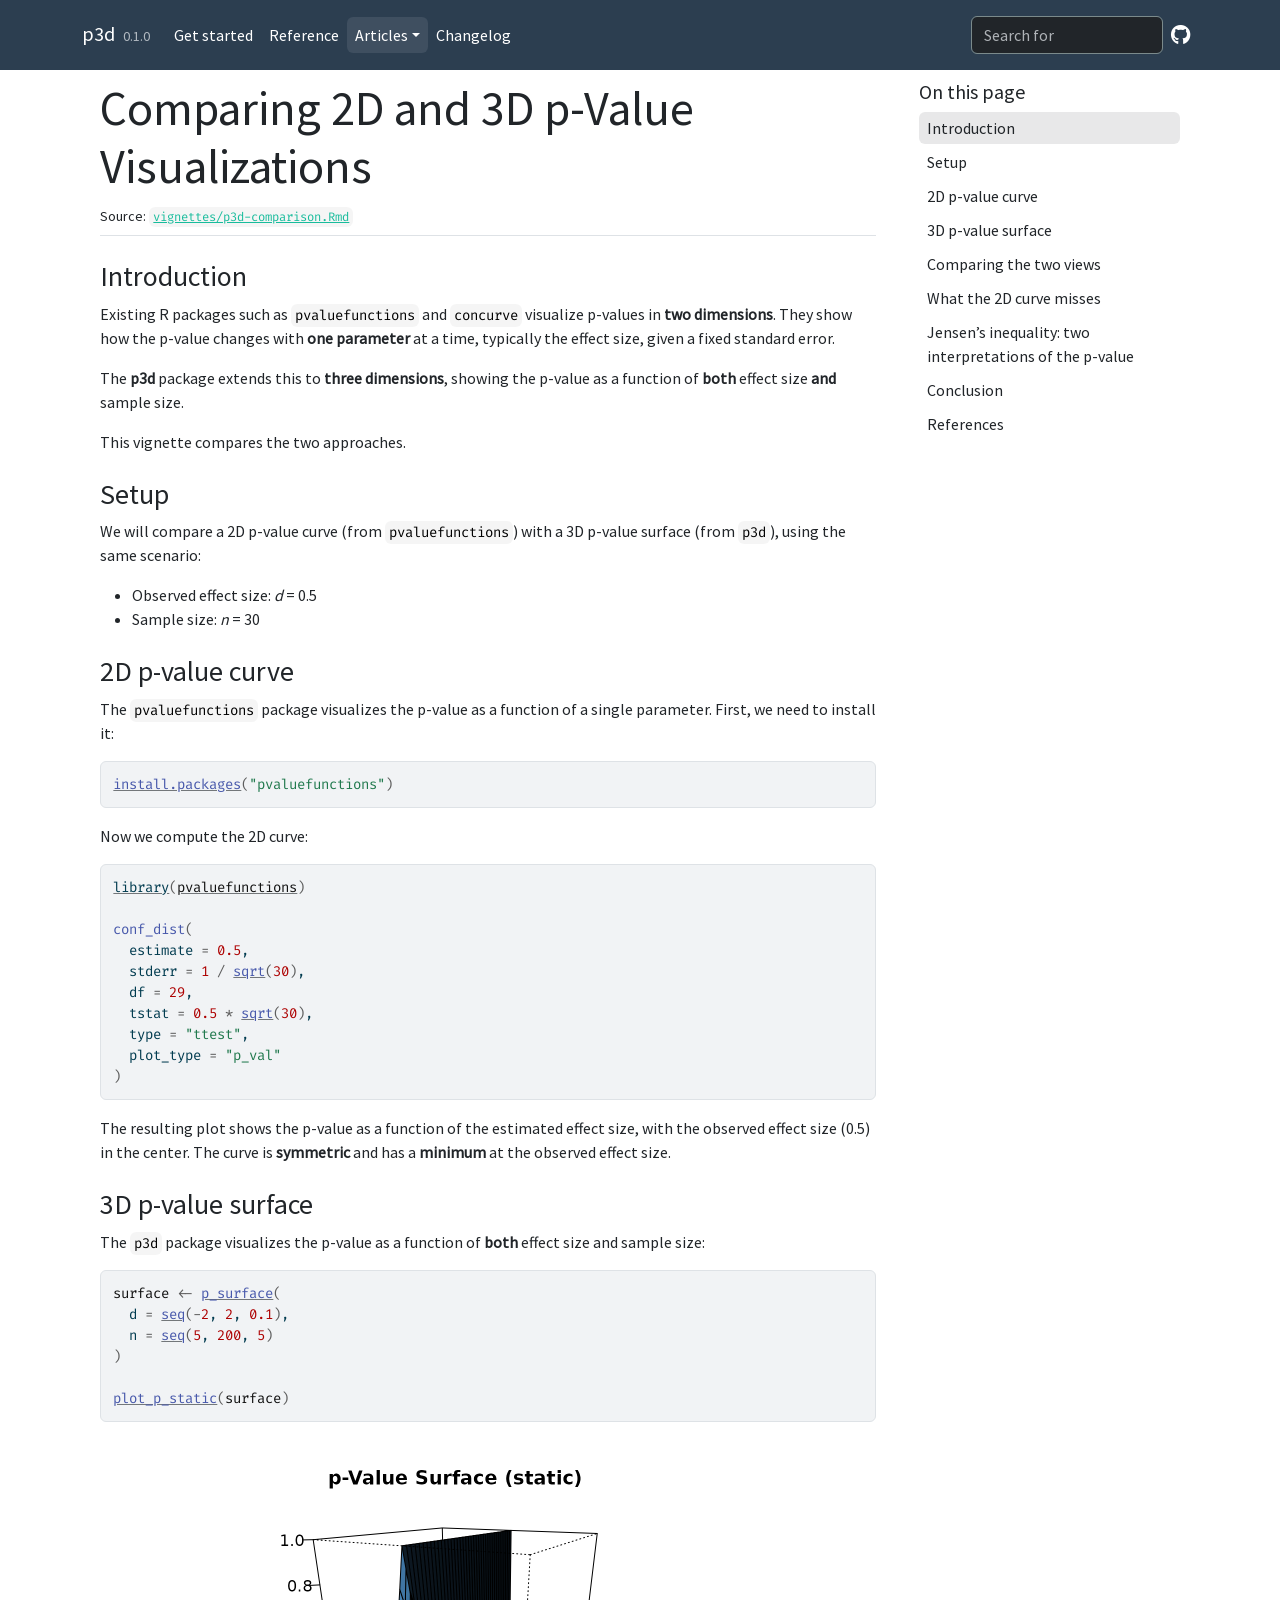
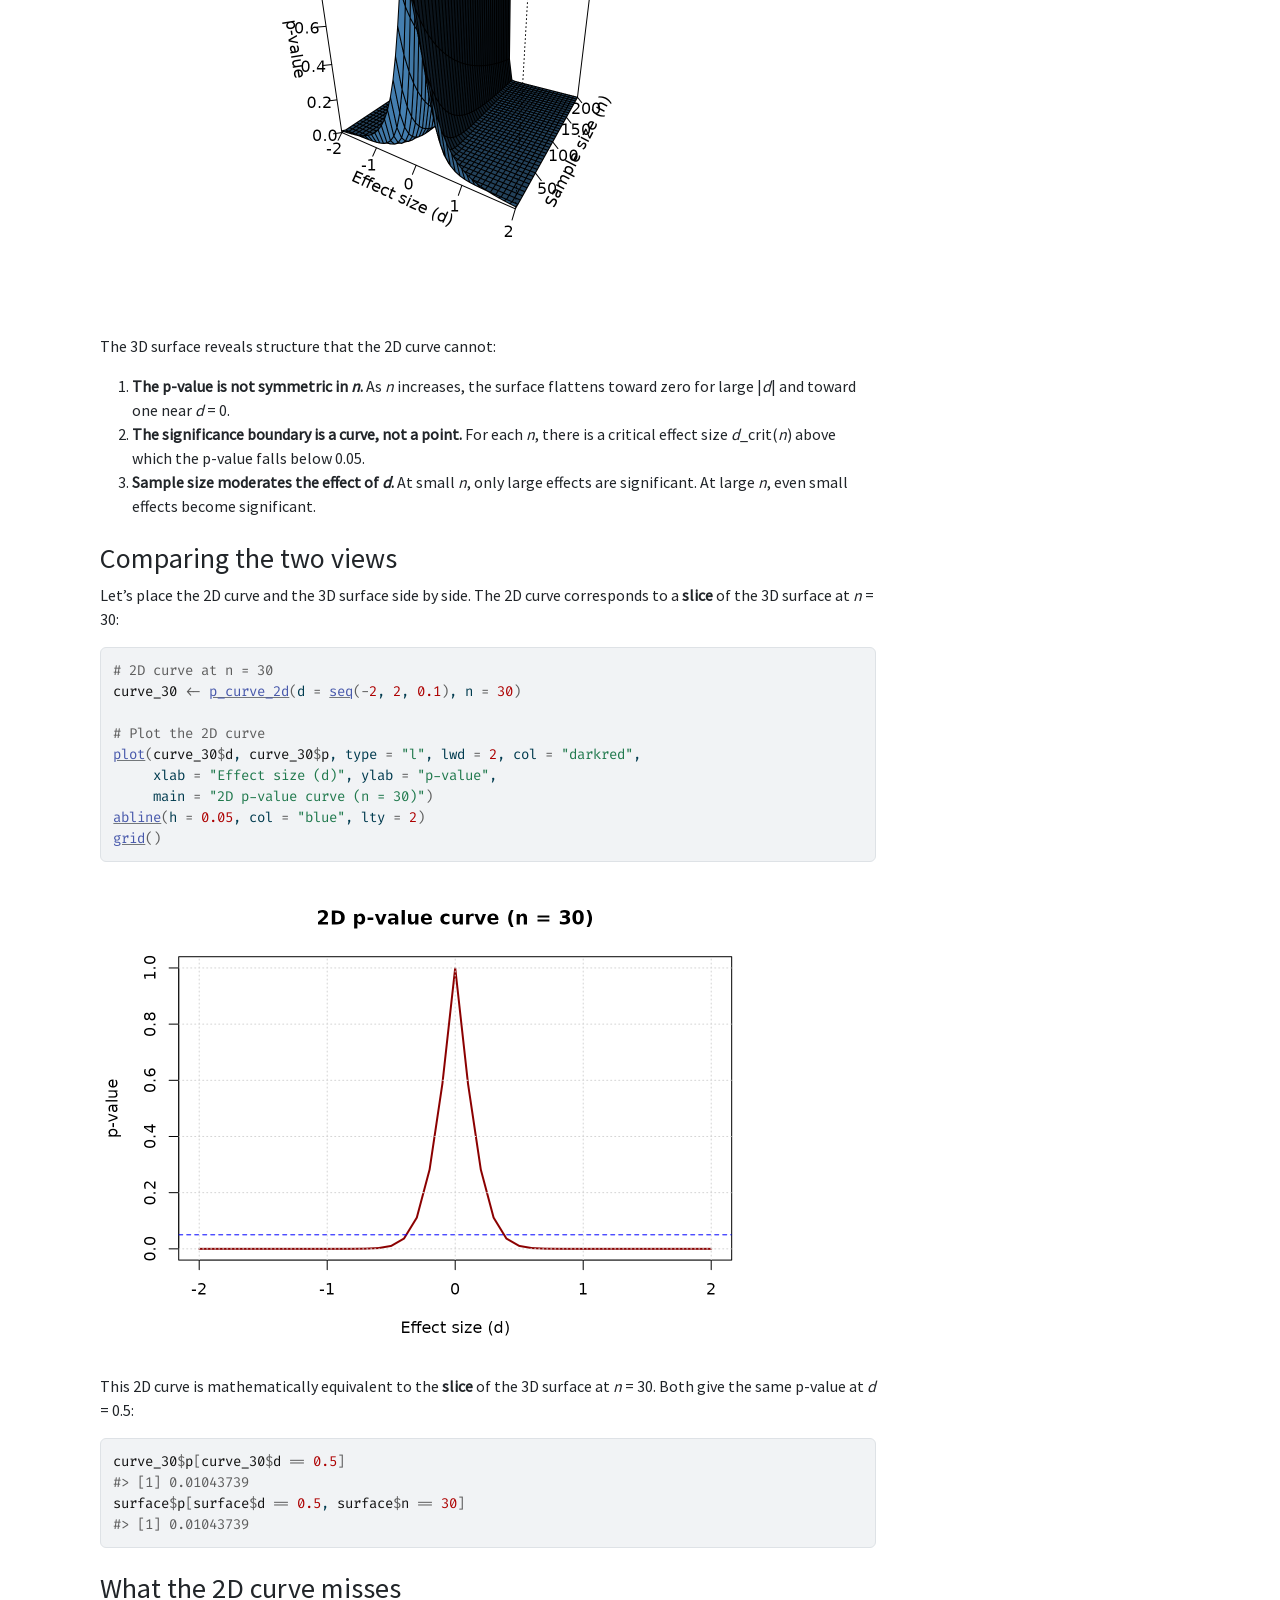
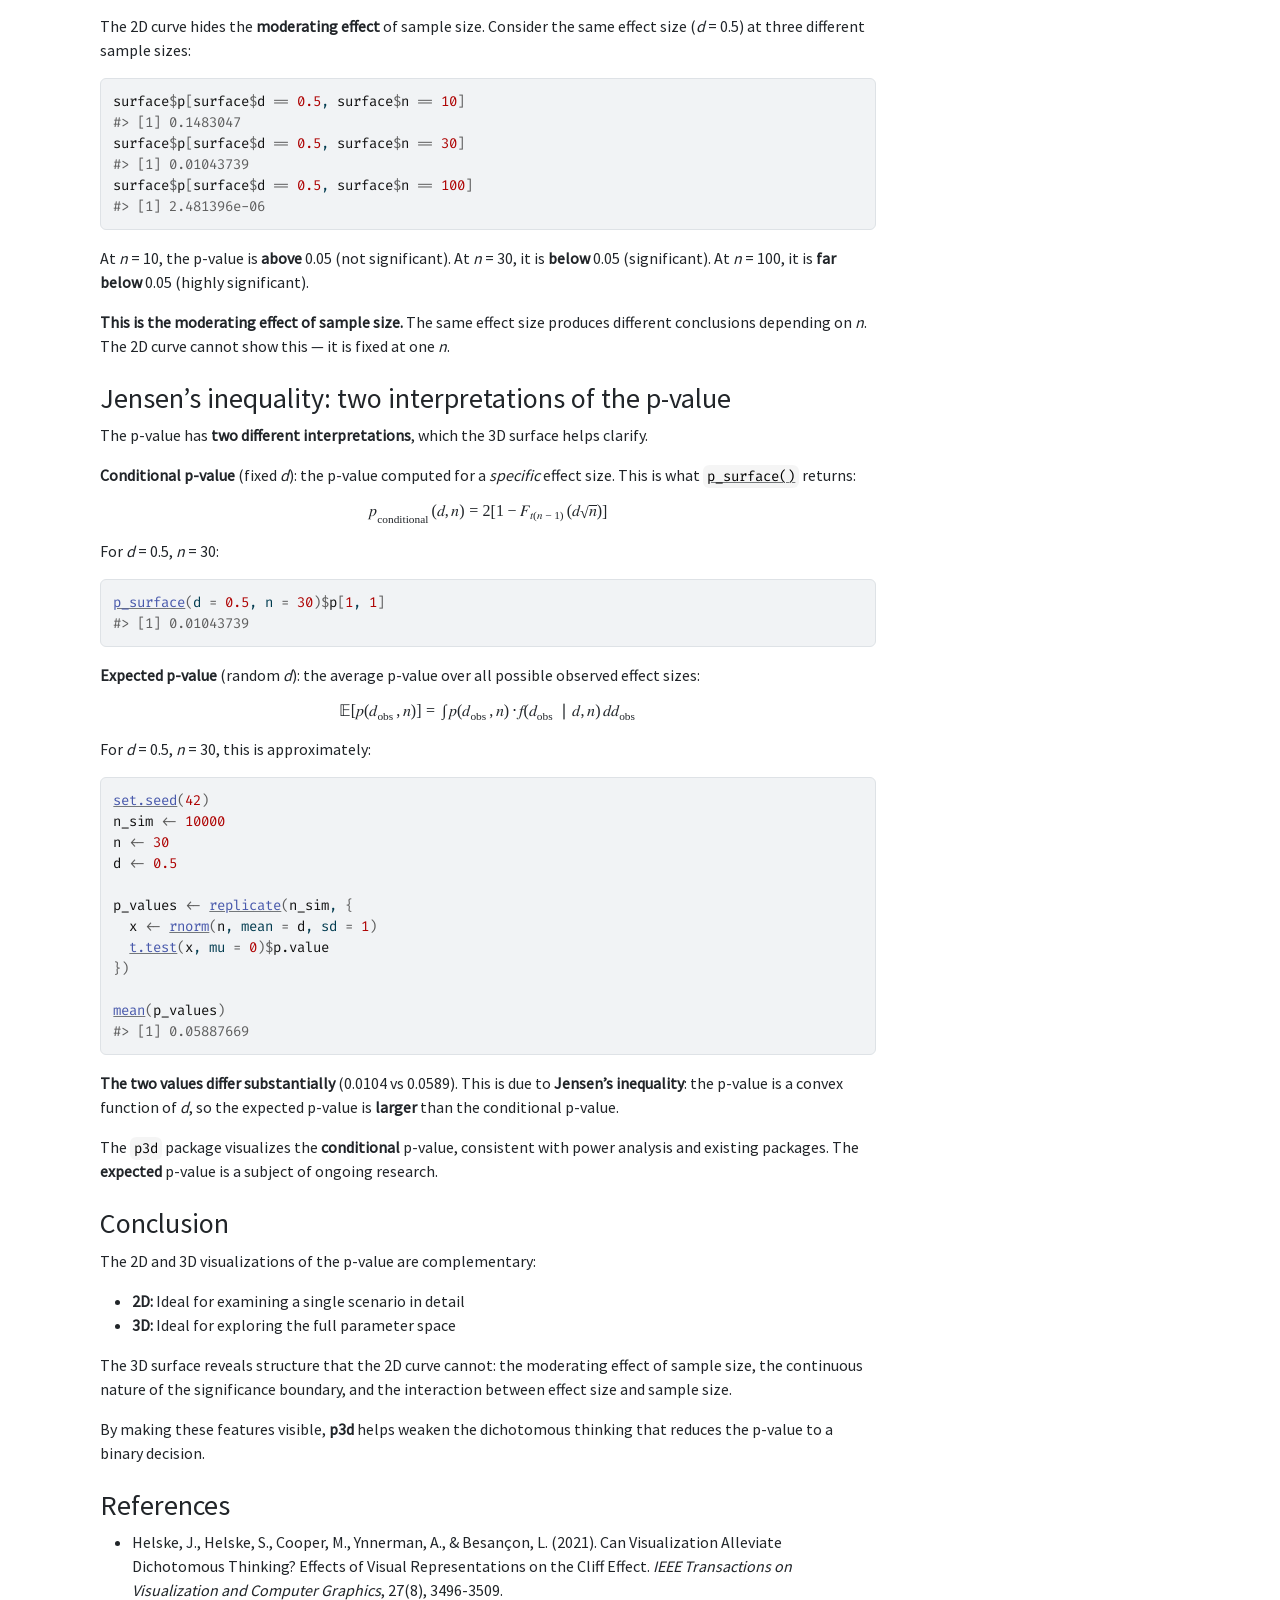
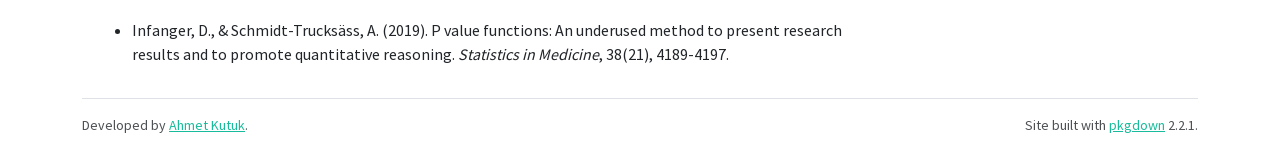
<file: articles/p3d-comparison.html>
<!DOCTYPE html>
<!-- Generated by pkgdown: do not edit by hand --><html lang="en">
<head>
<meta http-equiv="Content-Type" content="text/html; charset=UTF-8">
<meta charset="utf-8">
<meta http-equiv="X-UA-Compatible" content="IE=edge">
<meta name="viewport" content="width=device-width, initial-scale=1, shrink-to-fit=no">
<title>Comparing 2D and 3D p-Value Visualizations • p3d</title>
<script src="../deps/jquery-3.6.0/jquery-3.6.0.min.js"></script><meta name="viewport" content="width=device-width, initial-scale=1, shrink-to-fit=no">
<link href="../deps/bootstrap-5.3.8/bootstrap.min.css" rel="stylesheet">
<script src="../deps/bootstrap-5.3.8/bootstrap.bundle.min.js"></script><link href="../deps/Source_Sans_Pro-0.4.10/font.css" rel="stylesheet">
<link href="../deps/Fira_Code-0.4.10/font.css" rel="stylesheet">
<link href="../deps/font-awesome-6.5.2/css/all.min.css" rel="stylesheet">
<link href="../deps/font-awesome-6.5.2/css/v4-shims.min.css" rel="stylesheet">
<script src="../deps/headroom-0.11.0/headroom.min.js"></script><script src="../deps/headroom-0.11.0/jQuery.headroom.min.js"></script><script src="../deps/bootstrap-toc-1.0.1/bootstrap-toc.min.js"></script><script src="../deps/clipboard.js-2.0.11/clipboard.min.js"></script><script src="../deps/search-1.0.0/autocomplete.jquery.min.js"></script><script src="../deps/search-1.0.0/fuse.min.js"></script><script src="../deps/search-1.0.0/mark.min.js"></script><!-- pkgdown --><script src="../pkgdown.js"></script><meta property="og:title" content="Comparing 2D and 3D p-Value Visualizations">
</head>
<body>
    <a href="#main" class="visually-hidden-focusable">Skip to contents</a>


    <nav class="navbar navbar-expand-lg fixed-top bg-primary" data-bs-theme="dark" aria-label="Site navigation"><div class="container">

    <a class="navbar-brand me-2" href="../index.html">p3d</a>

    <small class="nav-text text-muted me-auto" data-bs-toggle="tooltip" data-bs-placement="bottom" title="">0.1.0</small>


    <button class="navbar-toggler" type="button" data-bs-toggle="collapse" data-bs-target="#navbar" aria-controls="navbar" aria-expanded="false" aria-label="Toggle navigation">
      <span class="navbar-toggler-icon"></span>
    </button>

    <div id="navbar" class="collapse navbar-collapse ms-3">
      <ul class="navbar-nav me-auto">
<li class="nav-item"><a class="nav-link" href="../articles/p3d-intro.html">Get started</a></li>
<li class="nav-item"><a class="nav-link" href="../reference/index.html">Reference</a></li>
<li class="active nav-item dropdown">
  <button class="nav-link dropdown-toggle" type="button" id="dropdown-articles" data-bs-toggle="dropdown" aria-expanded="false" aria-haspopup="true">Articles</button>
  <ul class="dropdown-menu" aria-labelledby="dropdown-articles">
<li><a class="dropdown-item" href="../articles/p3d-intro.html">Introduction to p3d</a></li>
    <li><a class="dropdown-item" href="../articles/p3d-comparison.html">Comparing 2D and 3D visualizations</a></li>
  </ul>
</li>
<li class="nav-item"><a class="nav-link" href="../news/index.html">Changelog</a></li>
      </ul>
<ul class="navbar-nav">
<li class="nav-item"><form class="form-inline" role="search">
 <input class="form-control" type="search" name="search-input" id="search-input" autocomplete="off" aria-label="Search site" placeholder="Search for" data-search-index="../search.json">
</form></li>
<li class="nav-item"><a class="external-link nav-link" href="https://github.com/ahmetkutuk1/p3d/" aria-label="GitHub"><span class="fa fab fa-github fa-lg"></span></a></li>
      </ul>
</div>


  </div>
</nav><div class="container template-article">




<div class="row">
  <main id="main" class="col-md-9"><div class="page-header">

      <h1>Comparing 2D and 3D p-Value Visualizations</h1>
            
      
      <small class="dont-index">Source: <a href="https://github.com/ahmetkutuk1/p3d/blob/master/vignettes/p3d-comparison.Rmd" class="external-link"><code>vignettes/p3d-comparison.Rmd</code></a></small>
      <div class="d-none name"><code>p3d-comparison.Rmd</code></div>
    </div>

    
    
<div class="section level2">
<h2 id="introduction">Introduction<a class="anchor" aria-label="anchor" href="#introduction"></a>
</h2>
<p>Existing R packages such as <code>pvaluefunctions</code> and
<code>concurve</code> visualize p-values in <strong>two
dimensions</strong>. They show how the p-value changes with <strong>one
parameter</strong> at a time, typically the effect size, given a fixed
standard error.</p>
<p>The <strong>p3d</strong> package extends this to <strong>three
dimensions</strong>, showing the p-value as a function of
<strong>both</strong> effect size <strong>and</strong> sample size.</p>
<p>This vignette compares the two approaches.</p>
</div>
<div class="section level2">
<h2 id="setup">Setup<a class="anchor" aria-label="anchor" href="#setup"></a>
</h2>
<p>We will compare a 2D p-value curve (from
<code>pvaluefunctions</code>) with a 3D p-value surface (from
<code>p3d</code>), using the same scenario:</p>
<ul>
<li>Observed effect size: <em>d</em> = 0.5</li>
<li>Sample size: <em>n</em> = 30</li>
</ul>
</div>
<div class="section level2">
<h2 id="d-p-value-curve">2D p-value curve<a class="anchor" aria-label="anchor" href="#d-p-value-curve"></a>
</h2>
<p>The <code>pvaluefunctions</code> package visualizes the p-value as a
function of a single parameter. First, we need to install it:</p>
<div class="sourceCode" id="cb1"><pre class="downlit sourceCode r">
<code class="sourceCode R"><span><span class="fu"><a href="https://rdrr.io/r/utils/install.packages.html" class="external-link">install.packages</a></span><span class="op">(</span><span class="st">"pvaluefunctions"</span><span class="op">)</span></span></code></pre></div>
<p>Now we compute the 2D curve:</p>
<div class="sourceCode" id="cb2"><pre class="downlit sourceCode r">
<code class="sourceCode R"><span><span class="kw"><a href="https://rdrr.io/r/base/library.html" class="external-link">library</a></span><span class="op">(</span><span class="va"><a href="https://github.com/DInfanger/pvaluefunctions" class="external-link">pvaluefunctions</a></span><span class="op">)</span></span>
<span></span>
<span><span class="fu">conf_dist</span><span class="op">(</span></span>
<span>  estimate <span class="op">=</span> <span class="fl">0.5</span>,</span>
<span>  stderr <span class="op">=</span> <span class="fl">1</span> <span class="op">/</span> <span class="fu"><a href="https://rdrr.io/r/base/MathFun.html" class="external-link">sqrt</a></span><span class="op">(</span><span class="fl">30</span><span class="op">)</span>,</span>
<span>  df <span class="op">=</span> <span class="fl">29</span>,</span>
<span>  tstat <span class="op">=</span> <span class="fl">0.5</span> <span class="op">*</span> <span class="fu"><a href="https://rdrr.io/r/base/MathFun.html" class="external-link">sqrt</a></span><span class="op">(</span><span class="fl">30</span><span class="op">)</span>,</span>
<span>  type <span class="op">=</span> <span class="st">"ttest"</span>,</span>
<span>  plot_type <span class="op">=</span> <span class="st">"p_val"</span></span>
<span><span class="op">)</span></span></code></pre></div>
<p>The resulting plot shows the p-value as a function of the estimated
effect size, with the observed effect size (0.5) in the center. The
curve is <strong>symmetric</strong> and has a <strong>minimum</strong>
at the observed effect size.</p>
</div>
<div class="section level2">
<h2 id="d-p-value-surface">3D p-value surface<a class="anchor" aria-label="anchor" href="#d-p-value-surface"></a>
</h2>
<p>The <code>p3d</code> package visualizes the p-value as a function of
<strong>both</strong> effect size and sample size:</p>
<div class="sourceCode" id="cb3"><pre class="downlit sourceCode r">
<code class="sourceCode R"><span><span class="va">surface</span> <span class="op">&lt;-</span> <span class="fu"><a href="../reference/p_surface.html">p_surface</a></span><span class="op">(</span></span>
<span>  d <span class="op">=</span> <span class="fu"><a href="https://rdrr.io/r/base/seq.html" class="external-link">seq</a></span><span class="op">(</span><span class="op">-</span><span class="fl">2</span>, <span class="fl">2</span>, <span class="fl">0.1</span><span class="op">)</span>,</span>
<span>  n <span class="op">=</span> <span class="fu"><a href="https://rdrr.io/r/base/seq.html" class="external-link">seq</a></span><span class="op">(</span><span class="fl">5</span>, <span class="fl">200</span>, <span class="fl">5</span><span class="op">)</span></span>
<span><span class="op">)</span></span>
<span></span>
<span><span class="fu"><a href="../reference/plot_p_static.html">plot_p_static</a></span><span class="op">(</span><span class="va">surface</span><span class="op">)</span></span></code></pre></div>
<p><img src="p3d-comparison_files/figure-html/unnamed-chunk-3-1.png" class="r-plt" alt="3D p-value surface" width="672"></p>
<p>The 3D surface reveals structure that the 2D curve cannot:</p>
<ol style="list-style-type: decimal">
<li>
<strong>The p-value is not symmetric in <em>n</em>.</strong> As
<em>n</em> increases, the surface flattens toward zero for large
|<em>d</em>| and toward one near <em>d</em> = 0.</li>
<li>
<strong>The significance boundary is a curve, not a point.</strong>
For each <em>n</em>, there is a critical effect size
<em>d</em>_crit(<em>n</em>) above which the p-value falls below
0.05.</li>
<li>
<strong>Sample size moderates the effect of <em>d</em>.</strong> At
small <em>n</em>, only large effects are significant. At large
<em>n</em>, even small effects become significant.</li>
</ol>
</div>
<div class="section level2">
<h2 id="comparing-the-two-views">Comparing the two views<a class="anchor" aria-label="anchor" href="#comparing-the-two-views"></a>
</h2>
<p>Let’s place the 2D curve and the 3D surface side by side. The 2D
curve corresponds to a <strong>slice</strong> of the 3D surface at
<em>n</em> = 30:</p>
<div class="sourceCode" id="cb4"><pre class="downlit sourceCode r">
<code class="sourceCode R"><span><span class="co"># 2D curve at n = 30</span></span>
<span><span class="va">curve_30</span> <span class="op">&lt;-</span> <span class="fu"><a href="../reference/p_curve_2d.html">p_curve_2d</a></span><span class="op">(</span>d <span class="op">=</span> <span class="fu"><a href="https://rdrr.io/r/base/seq.html" class="external-link">seq</a></span><span class="op">(</span><span class="op">-</span><span class="fl">2</span>, <span class="fl">2</span>, <span class="fl">0.1</span><span class="op">)</span>, n <span class="op">=</span> <span class="fl">30</span><span class="op">)</span></span>
<span></span>
<span><span class="co"># Plot the 2D curve</span></span>
<span><span class="fu"><a href="https://rdrr.io/r/graphics/plot.default.html" class="external-link">plot</a></span><span class="op">(</span><span class="va">curve_30</span><span class="op">$</span><span class="va">d</span>, <span class="va">curve_30</span><span class="op">$</span><span class="va">p</span>, type <span class="op">=</span> <span class="st">"l"</span>, lwd <span class="op">=</span> <span class="fl">2</span>, col <span class="op">=</span> <span class="st">"darkred"</span>,</span>
<span>     xlab <span class="op">=</span> <span class="st">"Effect size (d)"</span>, ylab <span class="op">=</span> <span class="st">"p-value"</span>,</span>
<span>     main <span class="op">=</span> <span class="st">"2D p-value curve (n = 30)"</span><span class="op">)</span></span>
<span><span class="fu"><a href="https://rdrr.io/r/graphics/abline.html" class="external-link">abline</a></span><span class="op">(</span>h <span class="op">=</span> <span class="fl">0.05</span>, col <span class="op">=</span> <span class="st">"blue"</span>, lty <span class="op">=</span> <span class="fl">2</span><span class="op">)</span></span>
<span><span class="fu"><a href="https://rdrr.io/r/graphics/grid.html" class="external-link">grid</a></span><span class="op">(</span><span class="op">)</span></span></code></pre></div>
<p><img src="p3d-comparison_files/figure-html/unnamed-chunk-4-1.png" class="r-plt" alt="2D curve vs 3D slice" width="672"></p>
<p>This 2D curve is mathematically equivalent to the
<strong>slice</strong> of the 3D surface at <em>n</em> = 30. Both give
the same p-value at <em>d</em> = 0.5:</p>
<div class="sourceCode" id="cb5"><pre class="downlit sourceCode r">
<code class="sourceCode R"><span><span class="va">curve_30</span><span class="op">$</span><span class="va">p</span><span class="op">[</span><span class="va">curve_30</span><span class="op">$</span><span class="va">d</span> <span class="op">==</span> <span class="fl">0.5</span><span class="op">]</span></span>
<span><span class="co">#&gt; [1] 0.01043739</span></span>
<span><span class="va">surface</span><span class="op">$</span><span class="va">p</span><span class="op">[</span><span class="va">surface</span><span class="op">$</span><span class="va">d</span> <span class="op">==</span> <span class="fl">0.5</span>, <span class="va">surface</span><span class="op">$</span><span class="va">n</span> <span class="op">==</span> <span class="fl">30</span><span class="op">]</span></span>
<span><span class="co">#&gt; [1] 0.01043739</span></span></code></pre></div>
</div>
<div class="section level2">
<h2 id="what-the-2d-curve-misses">What the 2D curve misses<a class="anchor" aria-label="anchor" href="#what-the-2d-curve-misses"></a>
</h2>
<p>The 2D curve hides the <strong>moderating effect</strong> of sample
size. Consider the same effect size (<em>d</em> = 0.5) at three
different sample sizes:</p>
<div class="sourceCode" id="cb6"><pre class="downlit sourceCode r">
<code class="sourceCode R"><span><span class="va">surface</span><span class="op">$</span><span class="va">p</span><span class="op">[</span><span class="va">surface</span><span class="op">$</span><span class="va">d</span> <span class="op">==</span> <span class="fl">0.5</span>, <span class="va">surface</span><span class="op">$</span><span class="va">n</span> <span class="op">==</span> <span class="fl">10</span><span class="op">]</span></span>
<span><span class="co">#&gt; [1] 0.1483047</span></span>
<span><span class="va">surface</span><span class="op">$</span><span class="va">p</span><span class="op">[</span><span class="va">surface</span><span class="op">$</span><span class="va">d</span> <span class="op">==</span> <span class="fl">0.5</span>, <span class="va">surface</span><span class="op">$</span><span class="va">n</span> <span class="op">==</span> <span class="fl">30</span><span class="op">]</span></span>
<span><span class="co">#&gt; [1] 0.01043739</span></span>
<span><span class="va">surface</span><span class="op">$</span><span class="va">p</span><span class="op">[</span><span class="va">surface</span><span class="op">$</span><span class="va">d</span> <span class="op">==</span> <span class="fl">0.5</span>, <span class="va">surface</span><span class="op">$</span><span class="va">n</span> <span class="op">==</span> <span class="fl">100</span><span class="op">]</span></span>
<span><span class="co">#&gt; [1] 2.481396e-06</span></span></code></pre></div>
<p>At <em>n</em> = 10, the p-value is <strong>above</strong> 0.05 (not
significant). At <em>n</em> = 30, it is <strong>below</strong> 0.05
(significant). At <em>n</em> = 100, it is <strong>far below</strong>
0.05 (highly significant).</p>
<p><strong>This is the moderating effect of sample size.</strong> The
same effect size produces different conclusions depending on <em>n</em>.
The 2D curve cannot show this — it is fixed at one <em>n</em>.</p>
</div>
<div class="section level2">
<h2 id="jensens-inequality-two-interpretations-of-the-p-value">Jensen’s inequality: two interpretations of the p-value<a class="anchor" aria-label="anchor" href="#jensens-inequality-two-interpretations-of-the-p-value"></a>
</h2>
<p>The p-value has <strong>two different interpretations</strong>, which
the 3D surface helps clarify.</p>
<p><strong>Conditional p-value</strong> (fixed <em>d</em>): the p-value
computed for a <em>specific</em> effect size. This is what
<code><a href="../reference/p_surface.html">p_surface()</a></code> returns:</p>
<p><math display="block" xmlns="http://www.w3.org/1998/Math/MathML"><semantics><mrow><msub><mi>p</mi><mtext mathvariant="normal">conditional</mtext></msub><mo stretchy="false" form="prefix">(</mo><mi>d</mi><mo>,</mo><mi>n</mi><mo stretchy="false" form="postfix">)</mo><mo>=</mo><mn>2</mn><mrow><mo stretchy="true" form="prefix">[</mo><mn>1</mn><mo>−</mo><msub><mi>F</mi><mrow><mi>t</mi><mo stretchy="false" form="prefix">(</mo><mi>n</mi><mo>−</mo><mn>1</mn><mo stretchy="false" form="postfix">)</mo></mrow></msub><mo stretchy="false" form="prefix">(</mo><mi>d</mi><msqrt><mi>n</mi></msqrt><mo stretchy="false" form="postfix">)</mo><mo stretchy="true" form="postfix">]</mo></mrow></mrow><annotation encoding="application/x-tex">p_{\text{conditional}}(d, n) = 2 \left[ 1 - F_{t(n-1)}(d \sqrt{n}) \right]</annotation></semantics></math></p>
<p>For <em>d</em> = 0.5, <em>n</em> = 30:</p>
<div class="sourceCode" id="cb7"><pre class="downlit sourceCode r">
<code class="sourceCode R"><span><span class="fu"><a href="../reference/p_surface.html">p_surface</a></span><span class="op">(</span>d <span class="op">=</span> <span class="fl">0.5</span>, n <span class="op">=</span> <span class="fl">30</span><span class="op">)</span><span class="op">$</span><span class="va">p</span><span class="op">[</span><span class="fl">1</span>, <span class="fl">1</span><span class="op">]</span></span>
<span><span class="co">#&gt; [1] 0.01043739</span></span></code></pre></div>
<p><strong>Expected p-value</strong> (random <em>d</em>): the average
p-value over all possible observed effect sizes:</p>
<p><math display="block" xmlns="http://www.w3.org/1998/Math/MathML"><semantics><mrow><mi>𝔼</mi><mo stretchy="false" form="prefix">[</mo><mi>p</mi><mo stretchy="false" form="prefix">(</mo><msub><mi>d</mi><mtext mathvariant="normal">obs</mtext></msub><mo>,</mo><mi>n</mi><mo stretchy="false" form="postfix">)</mo><mo stretchy="false" form="postfix">]</mo><mo>=</mo><mo>∫</mo><mi>p</mi><mo stretchy="false" form="prefix">(</mo><msub><mi>d</mi><mtext mathvariant="normal">obs</mtext></msub><mo>,</mo><mi>n</mi><mo stretchy="false" form="postfix">)</mo><mo>⋅</mo><mi>f</mi><mo stretchy="false" form="prefix">(</mo><msub><mi>d</mi><mtext mathvariant="normal">obs</mtext></msub><mo>∣</mo><mi>d</mi><mo>,</mo><mi>n</mi><mo stretchy="false" form="postfix">)</mo><mspace width="0.167em"></mspace><mi>d</mi><msub><mi>d</mi><mtext mathvariant="normal">obs</mtext></msub></mrow><annotation encoding="application/x-tex">\mathbb{E}[p(d_{\text{obs}}, n)] = \int p(d_{\text{obs}}, n) \cdot f(d_{\text{obs}} \mid d, n) \, dd_{\text{obs}}</annotation></semantics></math></p>
<p>For <em>d</em> = 0.5, <em>n</em> = 30, this is approximately:</p>
<div class="sourceCode" id="cb8"><pre class="downlit sourceCode r">
<code class="sourceCode R"><span><span class="fu"><a href="https://rdrr.io/r/base/Random.html" class="external-link">set.seed</a></span><span class="op">(</span><span class="fl">42</span><span class="op">)</span></span>
<span><span class="va">n_sim</span> <span class="op">&lt;-</span> <span class="fl">10000</span></span>
<span><span class="va">n</span> <span class="op">&lt;-</span> <span class="fl">30</span></span>
<span><span class="va">d</span> <span class="op">&lt;-</span> <span class="fl">0.5</span></span>
<span></span>
<span><span class="va">p_values</span> <span class="op">&lt;-</span> <span class="fu"><a href="https://rdrr.io/r/base/lapply.html" class="external-link">replicate</a></span><span class="op">(</span><span class="va">n_sim</span>, <span class="op">{</span></span>
<span>  <span class="va">x</span> <span class="op">&lt;-</span> <span class="fu"><a href="https://rdrr.io/r/stats/Normal.html" class="external-link">rnorm</a></span><span class="op">(</span><span class="va">n</span>, mean <span class="op">=</span> <span class="va">d</span>, sd <span class="op">=</span> <span class="fl">1</span><span class="op">)</span></span>
<span>  <span class="fu"><a href="https://rdrr.io/r/stats/t.test.html" class="external-link">t.test</a></span><span class="op">(</span><span class="va">x</span>, mu <span class="op">=</span> <span class="fl">0</span><span class="op">)</span><span class="op">$</span><span class="va">p.value</span></span>
<span><span class="op">}</span><span class="op">)</span></span>
<span></span>
<span><span class="fu"><a href="https://rdrr.io/r/base/mean.html" class="external-link">mean</a></span><span class="op">(</span><span class="va">p_values</span><span class="op">)</span></span>
<span><span class="co">#&gt; [1] 0.05887669</span></span></code></pre></div>
<p><strong>The two values differ substantially</strong> (0.0104 vs
0.0589). This is due to <strong>Jensen’s inequality</strong>: the
p-value is a convex function of <em>d</em>, so the expected p-value is
<strong>larger</strong> than the conditional p-value.</p>
<p>The <code>p3d</code> package visualizes the
<strong>conditional</strong> p-value, consistent with power analysis and
existing packages. The <strong>expected</strong> p-value is a subject of
ongoing research.</p>
</div>
<div class="section level2">
<h2 id="conclusion">Conclusion<a class="anchor" aria-label="anchor" href="#conclusion"></a>
</h2>
<p>The 2D and 3D visualizations of the p-value are complementary:</p>
<ul>
<li>
<strong>2D:</strong> Ideal for examining a single scenario in
detail</li>
<li>
<strong>3D:</strong> Ideal for exploring the full parameter
space</li>
</ul>
<p>The 3D surface reveals structure that the 2D curve cannot: the
moderating effect of sample size, the continuous nature of the
significance boundary, and the interaction between effect size and
sample size.</p>
<p>By making these features visible, <strong>p3d</strong> helps weaken
the dichotomous thinking that reduces the p-value to a binary
decision.</p>
</div>
<div class="section level2">
<h2 id="references">References<a class="anchor" aria-label="anchor" href="#references"></a>
</h2>
<ul>
<li><p>Helske, J., Helske, S., Cooper, M., Ynnerman, A., &amp; Besançon,
L. (2021). Can Visualization Alleviate Dichotomous Thinking? Effects of
Visual Representations on the Cliff Effect. <em>IEEE Transactions on
Visualization and Computer Graphics</em>, 27(8), 3496-3509.</p></li>
<li><p>Infanger, D., &amp; Schmidt-Trucksäss, A. (2019). P value
functions: An underused method to present research results and to
promote quantitative reasoning. <em>Statistics in Medicine</em>, 38(21),
4189-4197.</p></li>
</ul>
</div>
  </main><aside class="col-md-3"><nav id="toc" aria-label="Table of contents"><h2>On this page</h2>
    </nav></aside>
</div>



    <footer><div class="pkgdown-footer-left">
  <p>Developed by <a href="https://github.com/ahmetkutuk1" class="external-link">Ahmet Kutuk</a>.</p>
</div>

<div class="pkgdown-footer-right">
  <p>Site built with <a href="https://pkgdown.r-lib.org/" class="external-link">pkgdown</a> 2.2.1.</p>
</div>

    </footer>
</div>





  </body>
</html>
</file>
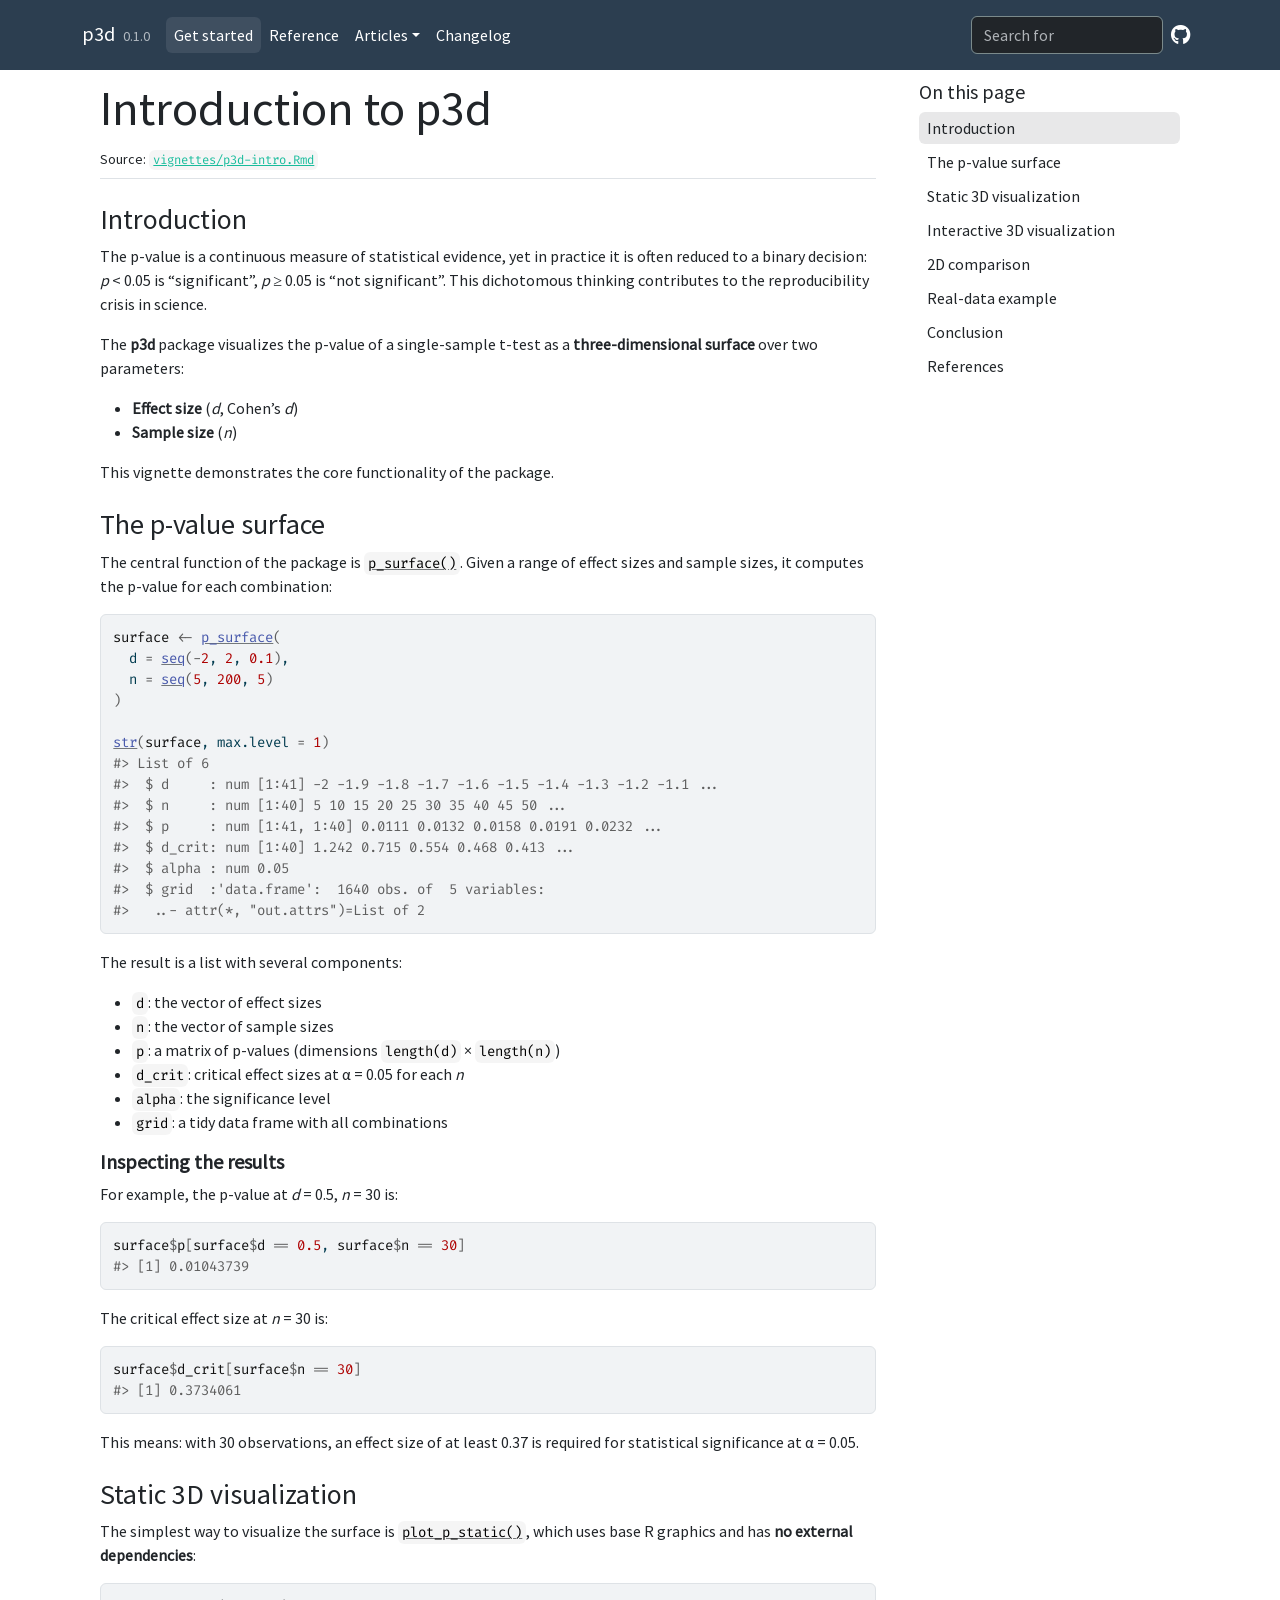
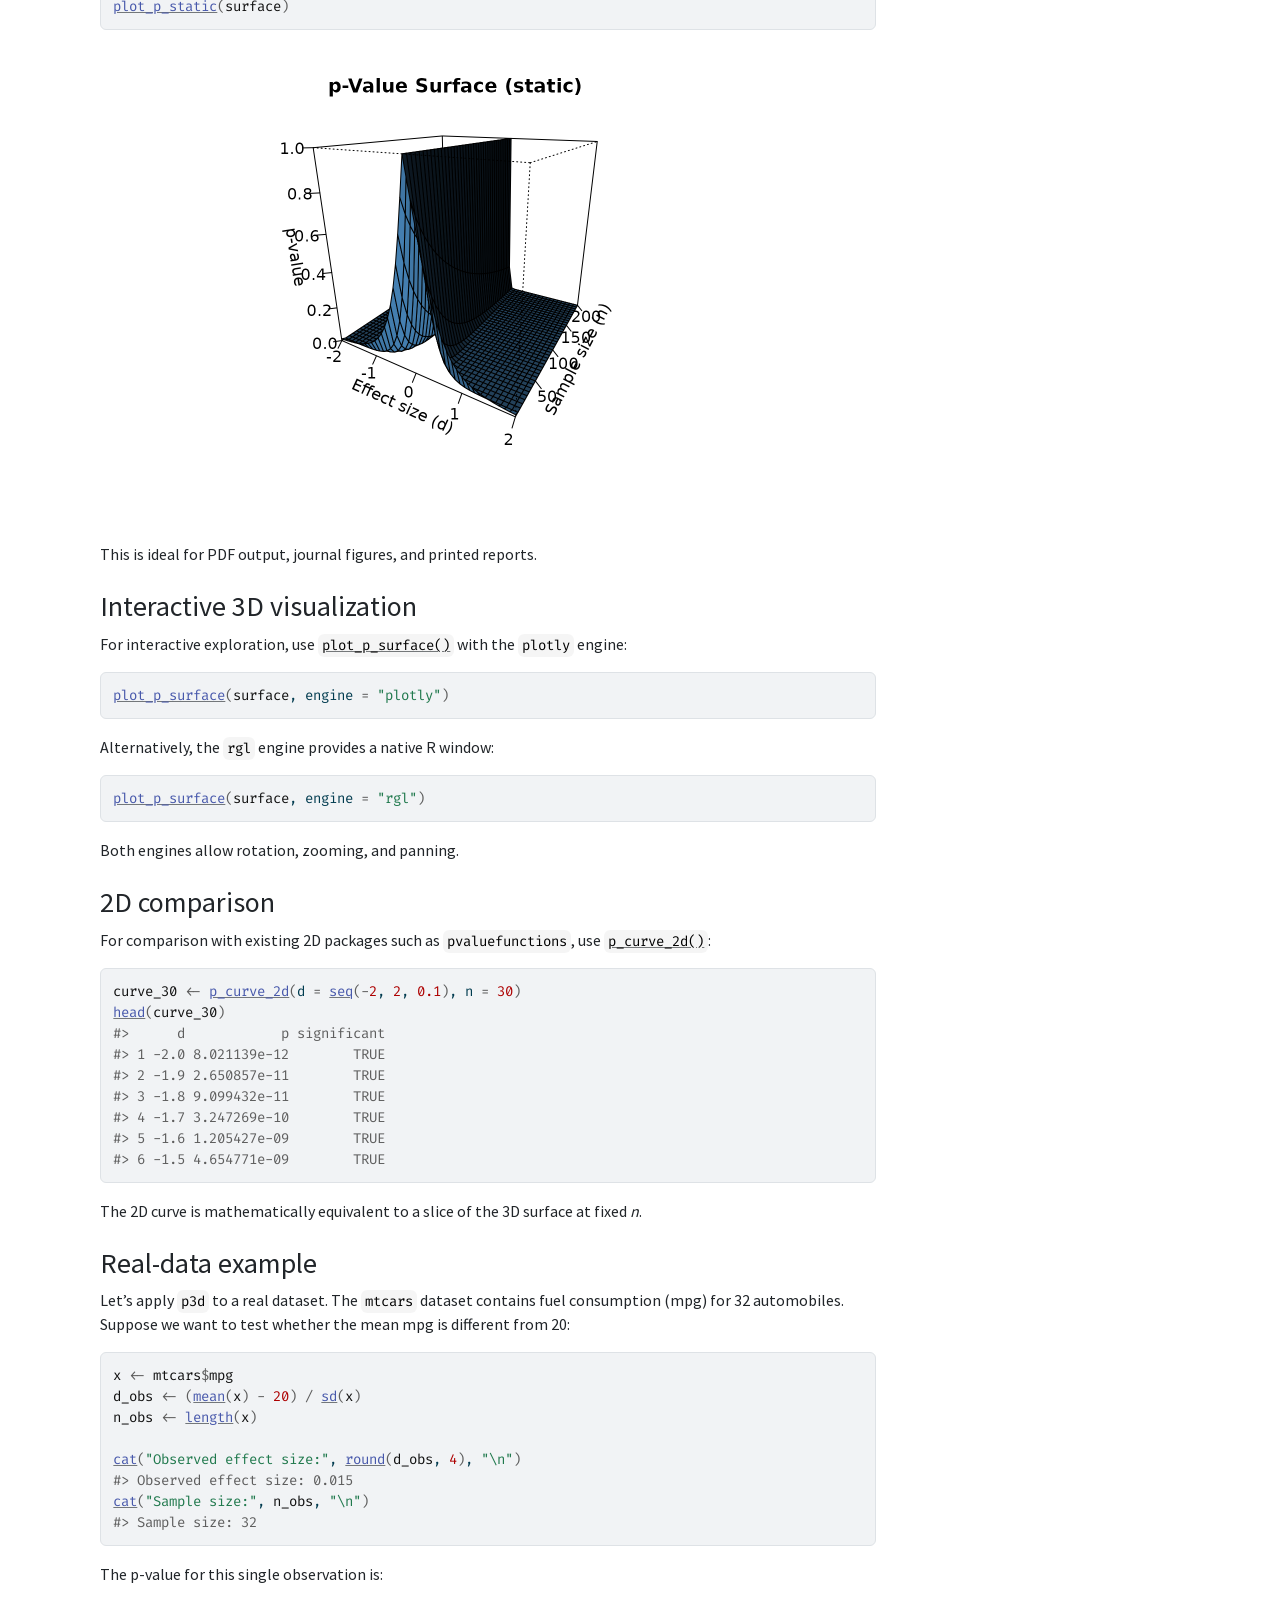
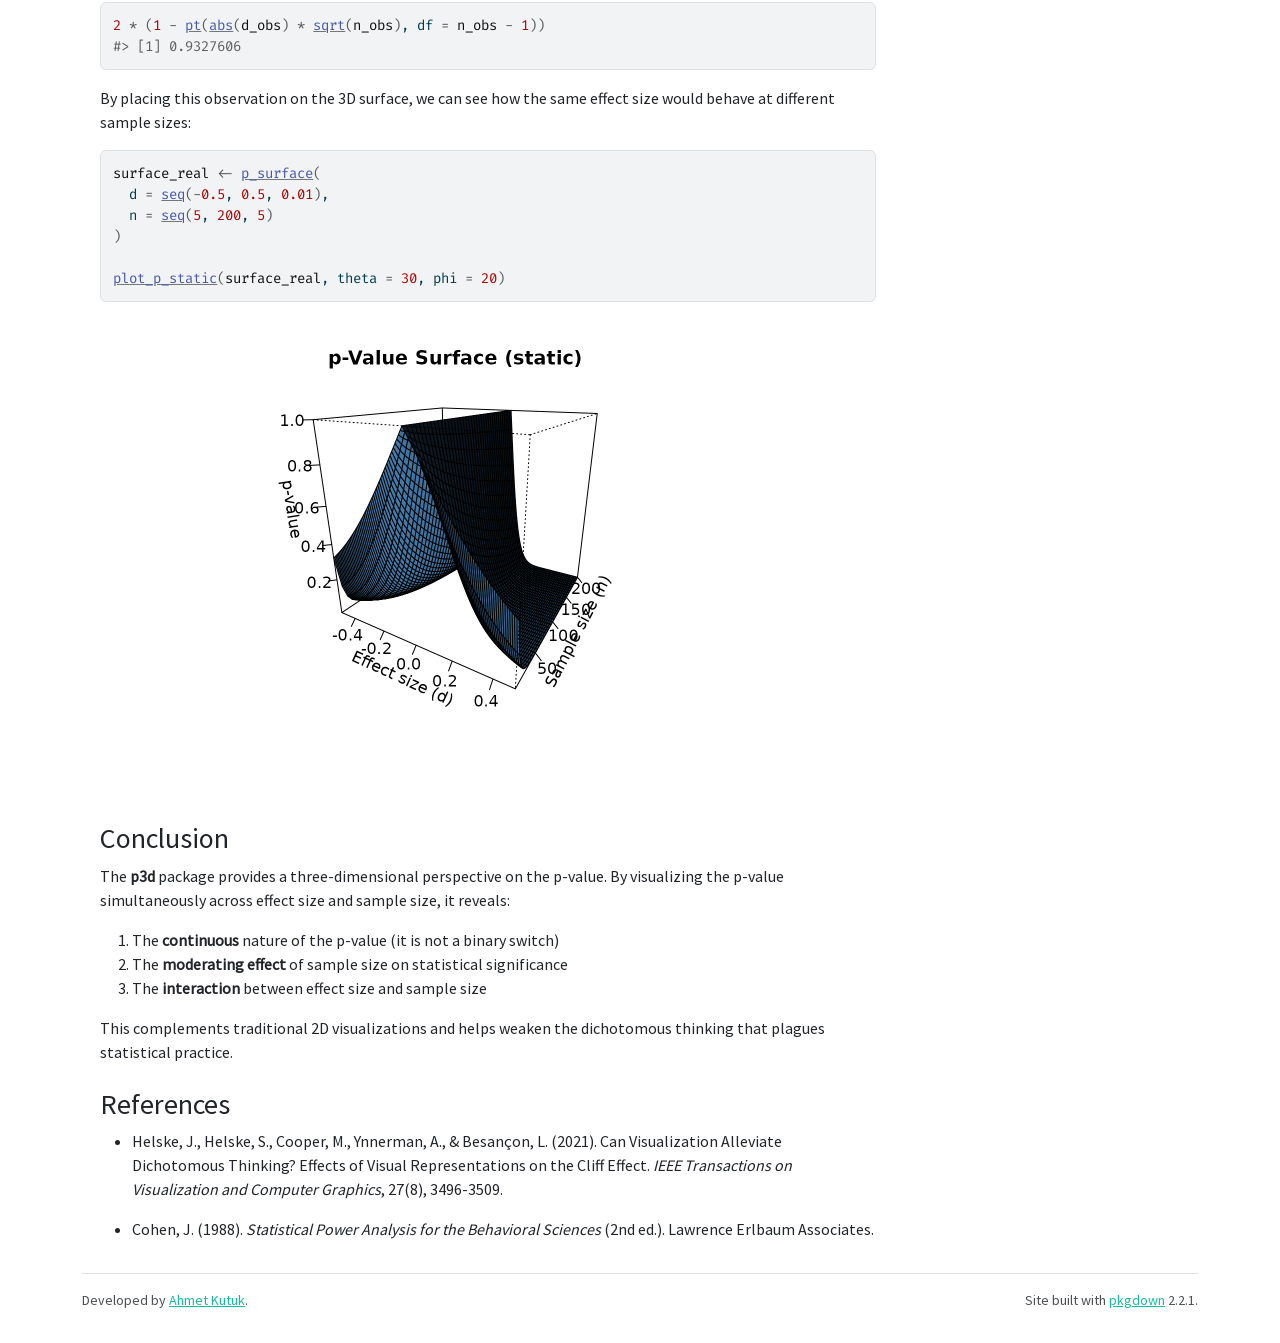
<file: articles/p3d-intro.html>
<!DOCTYPE html>
<!-- Generated by pkgdown: do not edit by hand --><html lang="en">
<head>
<meta http-equiv="Content-Type" content="text/html; charset=UTF-8">
<meta charset="utf-8">
<meta http-equiv="X-UA-Compatible" content="IE=edge">
<meta name="viewport" content="width=device-width, initial-scale=1, shrink-to-fit=no">
<title>Introduction to p3d • p3d</title>
<script src="../deps/jquery-3.6.0/jquery-3.6.0.min.js"></script><meta name="viewport" content="width=device-width, initial-scale=1, shrink-to-fit=no">
<link href="../deps/bootstrap-5.3.8/bootstrap.min.css" rel="stylesheet">
<script src="../deps/bootstrap-5.3.8/bootstrap.bundle.min.js"></script><link href="../deps/Source_Sans_Pro-0.4.10/font.css" rel="stylesheet">
<link href="../deps/Fira_Code-0.4.10/font.css" rel="stylesheet">
<link href="../deps/font-awesome-6.5.2/css/all.min.css" rel="stylesheet">
<link href="../deps/font-awesome-6.5.2/css/v4-shims.min.css" rel="stylesheet">
<script src="../deps/headroom-0.11.0/headroom.min.js"></script><script src="../deps/headroom-0.11.0/jQuery.headroom.min.js"></script><script src="../deps/bootstrap-toc-1.0.1/bootstrap-toc.min.js"></script><script src="../deps/clipboard.js-2.0.11/clipboard.min.js"></script><script src="../deps/search-1.0.0/autocomplete.jquery.min.js"></script><script src="../deps/search-1.0.0/fuse.min.js"></script><script src="../deps/search-1.0.0/mark.min.js"></script><!-- pkgdown --><script src="../pkgdown.js"></script><meta property="og:title" content="Introduction to p3d">
</head>
<body>
    <a href="#main" class="visually-hidden-focusable">Skip to contents</a>


    <nav class="navbar navbar-expand-lg fixed-top bg-primary" data-bs-theme="dark" aria-label="Site navigation"><div class="container">

    <a class="navbar-brand me-2" href="../index.html">p3d</a>

    <small class="nav-text text-muted me-auto" data-bs-toggle="tooltip" data-bs-placement="bottom" title="">0.1.0</small>


    <button class="navbar-toggler" type="button" data-bs-toggle="collapse" data-bs-target="#navbar" aria-controls="navbar" aria-expanded="false" aria-label="Toggle navigation">
      <span class="navbar-toggler-icon"></span>
    </button>

    <div id="navbar" class="collapse navbar-collapse ms-3">
      <ul class="navbar-nav me-auto">
<li class="active nav-item"><a class="nav-link" href="../articles/p3d-intro.html">Get started</a></li>
<li class="nav-item"><a class="nav-link" href="../reference/index.html">Reference</a></li>
<li class="nav-item dropdown">
  <button class="nav-link dropdown-toggle" type="button" id="dropdown-articles" data-bs-toggle="dropdown" aria-expanded="false" aria-haspopup="true">Articles</button>
  <ul class="dropdown-menu" aria-labelledby="dropdown-articles">
<li><a class="dropdown-item" href="../articles/p3d-intro.html">Introduction to p3d</a></li>
    <li><a class="dropdown-item" href="../articles/p3d-comparison.html">Comparing 2D and 3D visualizations</a></li>
  </ul>
</li>
<li class="nav-item"><a class="nav-link" href="../news/index.html">Changelog</a></li>
      </ul>
<ul class="navbar-nav">
<li class="nav-item"><form class="form-inline" role="search">
 <input class="form-control" type="search" name="search-input" id="search-input" autocomplete="off" aria-label="Search site" placeholder="Search for" data-search-index="../search.json">
</form></li>
<li class="nav-item"><a class="external-link nav-link" href="https://github.com/ahmetkutuk1/p3d/" aria-label="GitHub"><span class="fa fab fa-github fa-lg"></span></a></li>
      </ul>
</div>


  </div>
</nav><div class="container template-article">




<div class="row">
  <main id="main" class="col-md-9"><div class="page-header">

      <h1>Introduction to p3d</h1>
            
      
      <small class="dont-index">Source: <a href="https://github.com/ahmetkutuk1/p3d/blob/master/vignettes/p3d-intro.Rmd" class="external-link"><code>vignettes/p3d-intro.Rmd</code></a></small>
      <div class="d-none name"><code>p3d-intro.Rmd</code></div>
    </div>

    
    
<div class="section level2">
<h2 id="introduction">Introduction<a class="anchor" aria-label="anchor" href="#introduction"></a>
</h2>
<p>The p-value is a continuous measure of statistical evidence, yet in
practice it is often reduced to a binary decision: <em>p</em> &lt; 0.05
is “significant”, <em>p</em> ≥ 0.05 is “not significant”. This
dichotomous thinking contributes to the reproducibility crisis in
science.</p>
<p>The <strong>p3d</strong> package visualizes the p-value of a
single-sample t-test as a <strong>three-dimensional surface</strong>
over two parameters:</p>
<ul>
<li>
<strong>Effect size</strong> (<em>d</em>, Cohen’s <em>d</em>)</li>
<li>
<strong>Sample size</strong> (<em>n</em>)</li>
</ul>
<p>This vignette demonstrates the core functionality of the package.</p>
</div>
<div class="section level2">
<h2 id="the-p-value-surface">The p-value surface<a class="anchor" aria-label="anchor" href="#the-p-value-surface"></a>
</h2>
<p>The central function of the package is <code><a href="../reference/p_surface.html">p_surface()</a></code>.
Given a range of effect sizes and sample sizes, it computes the p-value
for each combination:</p>
<div class="sourceCode" id="cb1"><pre class="downlit sourceCode r">
<code class="sourceCode R"><span><span class="va">surface</span> <span class="op">&lt;-</span> <span class="fu"><a href="../reference/p_surface.html">p_surface</a></span><span class="op">(</span></span>
<span>  d <span class="op">=</span> <span class="fu"><a href="https://rdrr.io/r/base/seq.html" class="external-link">seq</a></span><span class="op">(</span><span class="op">-</span><span class="fl">2</span>, <span class="fl">2</span>, <span class="fl">0.1</span><span class="op">)</span>,</span>
<span>  n <span class="op">=</span> <span class="fu"><a href="https://rdrr.io/r/base/seq.html" class="external-link">seq</a></span><span class="op">(</span><span class="fl">5</span>, <span class="fl">200</span>, <span class="fl">5</span><span class="op">)</span></span>
<span><span class="op">)</span></span>
<span></span>
<span><span class="fu"><a href="https://rdrr.io/r/utils/str.html" class="external-link">str</a></span><span class="op">(</span><span class="va">surface</span>, max.level <span class="op">=</span> <span class="fl">1</span><span class="op">)</span></span>
<span><span class="co">#&gt; List of 6</span></span>
<span><span class="co">#&gt;  $ d     : num [1:41] -2 -1.9 -1.8 -1.7 -1.6 -1.5 -1.4 -1.3 -1.2 -1.1 ...</span></span>
<span><span class="co">#&gt;  $ n     : num [1:40] 5 10 15 20 25 30 35 40 45 50 ...</span></span>
<span><span class="co">#&gt;  $ p     : num [1:41, 1:40] 0.0111 0.0132 0.0158 0.0191 0.0232 ...</span></span>
<span><span class="co">#&gt;  $ d_crit: num [1:40] 1.242 0.715 0.554 0.468 0.413 ...</span></span>
<span><span class="co">#&gt;  $ alpha : num 0.05</span></span>
<span><span class="co">#&gt;  $ grid  :'data.frame':  1640 obs. of  5 variables:</span></span>
<span><span class="co">#&gt;   ..- attr(*, "out.attrs")=List of 2</span></span></code></pre></div>
<p>The result is a list with several components:</p>
<ul>
<li>
<code>d</code>: the vector of effect sizes</li>
<li>
<code>n</code>: the vector of sample sizes</li>
<li>
<code>p</code>: a matrix of p-values (dimensions
<code>length(d)</code> × <code>length(n)</code>)</li>
<li>
<code>d_crit</code>: critical effect sizes at α = 0.05 for each
<em>n</em>
</li>
<li>
<code>alpha</code>: the significance level</li>
<li>
<code>grid</code>: a tidy data frame with all combinations</li>
</ul>
<div class="section level3">
<h3 id="inspecting-the-results">Inspecting the results<a class="anchor" aria-label="anchor" href="#inspecting-the-results"></a>
</h3>
<p>For example, the p-value at <em>d</em> = 0.5, <em>n</em> = 30 is:</p>
<div class="sourceCode" id="cb2"><pre class="downlit sourceCode r">
<code class="sourceCode R"><span><span class="va">surface</span><span class="op">$</span><span class="va">p</span><span class="op">[</span><span class="va">surface</span><span class="op">$</span><span class="va">d</span> <span class="op">==</span> <span class="fl">0.5</span>, <span class="va">surface</span><span class="op">$</span><span class="va">n</span> <span class="op">==</span> <span class="fl">30</span><span class="op">]</span></span>
<span><span class="co">#&gt; [1] 0.01043739</span></span></code></pre></div>
<p>The critical effect size at <em>n</em> = 30 is:</p>
<div class="sourceCode" id="cb3"><pre class="downlit sourceCode r">
<code class="sourceCode R"><span><span class="va">surface</span><span class="op">$</span><span class="va">d_crit</span><span class="op">[</span><span class="va">surface</span><span class="op">$</span><span class="va">n</span> <span class="op">==</span> <span class="fl">30</span><span class="op">]</span></span>
<span><span class="co">#&gt; [1] 0.3734061</span></span></code></pre></div>
<p>This means: with 30 observations, an effect size of at least 0.37 is
required for statistical significance at α = 0.05.</p>
</div>
</div>
<div class="section level2">
<h2 id="static-3d-visualization">Static 3D visualization<a class="anchor" aria-label="anchor" href="#static-3d-visualization"></a>
</h2>
<p>The simplest way to visualize the surface is
<code><a href="../reference/plot_p_static.html">plot_p_static()</a></code>, which uses base R graphics and has
<strong>no external dependencies</strong>:</p>
<div class="sourceCode" id="cb4"><pre class="downlit sourceCode r">
<code class="sourceCode R"><span><span class="fu"><a href="../reference/plot_p_static.html">plot_p_static</a></span><span class="op">(</span><span class="va">surface</span><span class="op">)</span></span></code></pre></div>
<p><img src="p3d-intro_files/figure-html/unnamed-chunk-4-1.png" class="r-plt" alt="Static 3D p-value surface" width="672"></p>
<p>This is ideal for PDF output, journal figures, and printed
reports.</p>
</div>
<div class="section level2">
<h2 id="interactive-3d-visualization">Interactive 3D visualization<a class="anchor" aria-label="anchor" href="#interactive-3d-visualization"></a>
</h2>
<p>For interactive exploration, use <code><a href="../reference/plot_p_surface.html">plot_p_surface()</a></code> with
the <code>plotly</code> engine:</p>
<div class="sourceCode" id="cb5"><pre class="downlit sourceCode r">
<code class="sourceCode R"><span><span class="fu"><a href="../reference/plot_p_surface.html">plot_p_surface</a></span><span class="op">(</span><span class="va">surface</span>, engine <span class="op">=</span> <span class="st">"plotly"</span><span class="op">)</span></span></code></pre></div>
<p>Alternatively, the <code>rgl</code> engine provides a native R
window:</p>
<div class="sourceCode" id="cb6"><pre class="downlit sourceCode r">
<code class="sourceCode R"><span><span class="fu"><a href="../reference/plot_p_surface.html">plot_p_surface</a></span><span class="op">(</span><span class="va">surface</span>, engine <span class="op">=</span> <span class="st">"rgl"</span><span class="op">)</span></span></code></pre></div>
<p>Both engines allow rotation, zooming, and panning.</p>
</div>
<div class="section level2">
<h2 id="d-comparison">2D comparison<a class="anchor" aria-label="anchor" href="#d-comparison"></a>
</h2>
<p>For comparison with existing 2D packages such as
<code>pvaluefunctions</code>, use <code><a href="../reference/p_curve_2d.html">p_curve_2d()</a></code>:</p>
<div class="sourceCode" id="cb7"><pre class="downlit sourceCode r">
<code class="sourceCode R"><span><span class="va">curve_30</span> <span class="op">&lt;-</span> <span class="fu"><a href="../reference/p_curve_2d.html">p_curve_2d</a></span><span class="op">(</span>d <span class="op">=</span> <span class="fu"><a href="https://rdrr.io/r/base/seq.html" class="external-link">seq</a></span><span class="op">(</span><span class="op">-</span><span class="fl">2</span>, <span class="fl">2</span>, <span class="fl">0.1</span><span class="op">)</span>, n <span class="op">=</span> <span class="fl">30</span><span class="op">)</span></span>
<span><span class="fu"><a href="https://rdrr.io/r/utils/head.html" class="external-link">head</a></span><span class="op">(</span><span class="va">curve_30</span><span class="op">)</span></span>
<span><span class="co">#&gt;      d            p significant</span></span>
<span><span class="co">#&gt; 1 -2.0 8.021139e-12        TRUE</span></span>
<span><span class="co">#&gt; 2 -1.9 2.650857e-11        TRUE</span></span>
<span><span class="co">#&gt; 3 -1.8 9.099432e-11        TRUE</span></span>
<span><span class="co">#&gt; 4 -1.7 3.247269e-10        TRUE</span></span>
<span><span class="co">#&gt; 5 -1.6 1.205427e-09        TRUE</span></span>
<span><span class="co">#&gt; 6 -1.5 4.654771e-09        TRUE</span></span></code></pre></div>
<p>The 2D curve is mathematically equivalent to a slice of the 3D
surface at fixed <em>n</em>.</p>
</div>
<div class="section level2">
<h2 id="real-data-example">Real-data example<a class="anchor" aria-label="anchor" href="#real-data-example"></a>
</h2>
<p>Let’s apply <code>p3d</code> to a real dataset. The
<code>mtcars</code> dataset contains fuel consumption (mpg) for 32
automobiles. Suppose we want to test whether the mean mpg is different
from 20:</p>
<div class="sourceCode" id="cb8"><pre class="downlit sourceCode r">
<code class="sourceCode R"><span><span class="va">x</span> <span class="op">&lt;-</span> <span class="va">mtcars</span><span class="op">$</span><span class="va">mpg</span></span>
<span><span class="va">d_obs</span> <span class="op">&lt;-</span> <span class="op">(</span><span class="fu"><a href="https://rdrr.io/r/base/mean.html" class="external-link">mean</a></span><span class="op">(</span><span class="va">x</span><span class="op">)</span> <span class="op">-</span> <span class="fl">20</span><span class="op">)</span> <span class="op">/</span> <span class="fu"><a href="https://rdrr.io/r/stats/sd.html" class="external-link">sd</a></span><span class="op">(</span><span class="va">x</span><span class="op">)</span></span>
<span><span class="va">n_obs</span> <span class="op">&lt;-</span> <span class="fu"><a href="https://rdrr.io/r/base/length.html" class="external-link">length</a></span><span class="op">(</span><span class="va">x</span><span class="op">)</span></span>
<span></span>
<span><span class="fu"><a href="https://rdrr.io/r/base/cat.html" class="external-link">cat</a></span><span class="op">(</span><span class="st">"Observed effect size:"</span>, <span class="fu"><a href="https://rdrr.io/r/base/Round.html" class="external-link">round</a></span><span class="op">(</span><span class="va">d_obs</span>, <span class="fl">4</span><span class="op">)</span>, <span class="st">"\n"</span><span class="op">)</span></span>
<span><span class="co">#&gt; Observed effect size: 0.015</span></span>
<span><span class="fu"><a href="https://rdrr.io/r/base/cat.html" class="external-link">cat</a></span><span class="op">(</span><span class="st">"Sample size:"</span>, <span class="va">n_obs</span>, <span class="st">"\n"</span><span class="op">)</span></span>
<span><span class="co">#&gt; Sample size: 32</span></span></code></pre></div>
<p>The p-value for this single observation is:</p>
<div class="sourceCode" id="cb9"><pre class="downlit sourceCode r">
<code class="sourceCode R"><span><span class="fl">2</span> <span class="op">*</span> <span class="op">(</span><span class="fl">1</span> <span class="op">-</span> <span class="fu"><a href="https://rdrr.io/r/stats/TDist.html" class="external-link">pt</a></span><span class="op">(</span><span class="fu"><a href="https://rdrr.io/r/base/MathFun.html" class="external-link">abs</a></span><span class="op">(</span><span class="va">d_obs</span><span class="op">)</span> <span class="op">*</span> <span class="fu"><a href="https://rdrr.io/r/base/MathFun.html" class="external-link">sqrt</a></span><span class="op">(</span><span class="va">n_obs</span><span class="op">)</span>, df <span class="op">=</span> <span class="va">n_obs</span> <span class="op">-</span> <span class="fl">1</span><span class="op">)</span><span class="op">)</span></span>
<span><span class="co">#&gt; [1] 0.9327606</span></span></code></pre></div>
<p>By placing this observation on the 3D surface, we can see how the
same effect size would behave at different sample sizes:</p>
<div class="sourceCode" id="cb10"><pre class="downlit sourceCode r">
<code class="sourceCode R"><span><span class="va">surface_real</span> <span class="op">&lt;-</span> <span class="fu"><a href="../reference/p_surface.html">p_surface</a></span><span class="op">(</span></span>
<span>  d <span class="op">=</span> <span class="fu"><a href="https://rdrr.io/r/base/seq.html" class="external-link">seq</a></span><span class="op">(</span><span class="op">-</span><span class="fl">0.5</span>, <span class="fl">0.5</span>, <span class="fl">0.01</span><span class="op">)</span>,</span>
<span>  n <span class="op">=</span> <span class="fu"><a href="https://rdrr.io/r/base/seq.html" class="external-link">seq</a></span><span class="op">(</span><span class="fl">5</span>, <span class="fl">200</span>, <span class="fl">5</span><span class="op">)</span></span>
<span><span class="op">)</span></span>
<span></span>
<span><span class="fu"><a href="../reference/plot_p_static.html">plot_p_static</a></span><span class="op">(</span><span class="va">surface_real</span>, theta <span class="op">=</span> <span class="fl">30</span>, phi <span class="op">=</span> <span class="fl">20</span><span class="op">)</span></span></code></pre></div>
<p><img src="p3d-intro_files/figure-html/unnamed-chunk-10-1.png" class="r-plt" alt="Observed effect size on the 3D surface" width="672"></p>
</div>
<div class="section level2">
<h2 id="conclusion">Conclusion<a class="anchor" aria-label="anchor" href="#conclusion"></a>
</h2>
<p>The <strong>p3d</strong> package provides a three-dimensional
perspective on the p-value. By visualizing the p-value simultaneously
across effect size and sample size, it reveals:</p>
<ol style="list-style-type: decimal">
<li>The <strong>continuous</strong> nature of the p-value (it is not a
binary switch)</li>
<li>The <strong>moderating effect</strong> of sample size on statistical
significance</li>
<li>The <strong>interaction</strong> between effect size and sample
size</li>
</ol>
<p>This complements traditional 2D visualizations and helps weaken the
dichotomous thinking that plagues statistical practice.</p>
</div>
<div class="section level2">
<h2 id="references">References<a class="anchor" aria-label="anchor" href="#references"></a>
</h2>
<ul>
<li><p>Helske, J., Helske, S., Cooper, M., Ynnerman, A., &amp; Besançon,
L. (2021). Can Visualization Alleviate Dichotomous Thinking? Effects of
Visual Representations on the Cliff Effect. <em>IEEE Transactions on
Visualization and Computer Graphics</em>, 27(8), 3496-3509.</p></li>
<li><p>Cohen, J. (1988). <em>Statistical Power Analysis for the
Behavioral Sciences</em> (2nd ed.). Lawrence Erlbaum
Associates.</p></li>
</ul>
</div>
  </main><aside class="col-md-3"><nav id="toc" aria-label="Table of contents"><h2>On this page</h2>
    </nav></aside>
</div>



    <footer><div class="pkgdown-footer-left">
  <p>Developed by <a href="https://github.com/ahmetkutuk1" class="external-link">Ahmet Kutuk</a>.</p>
</div>

<div class="pkgdown-footer-right">
  <p>Site built with <a href="https://pkgdown.r-lib.org/" class="external-link">pkgdown</a> 2.2.1.</p>
</div>

    </footer>
</div>





  </body>
</html>
</file>
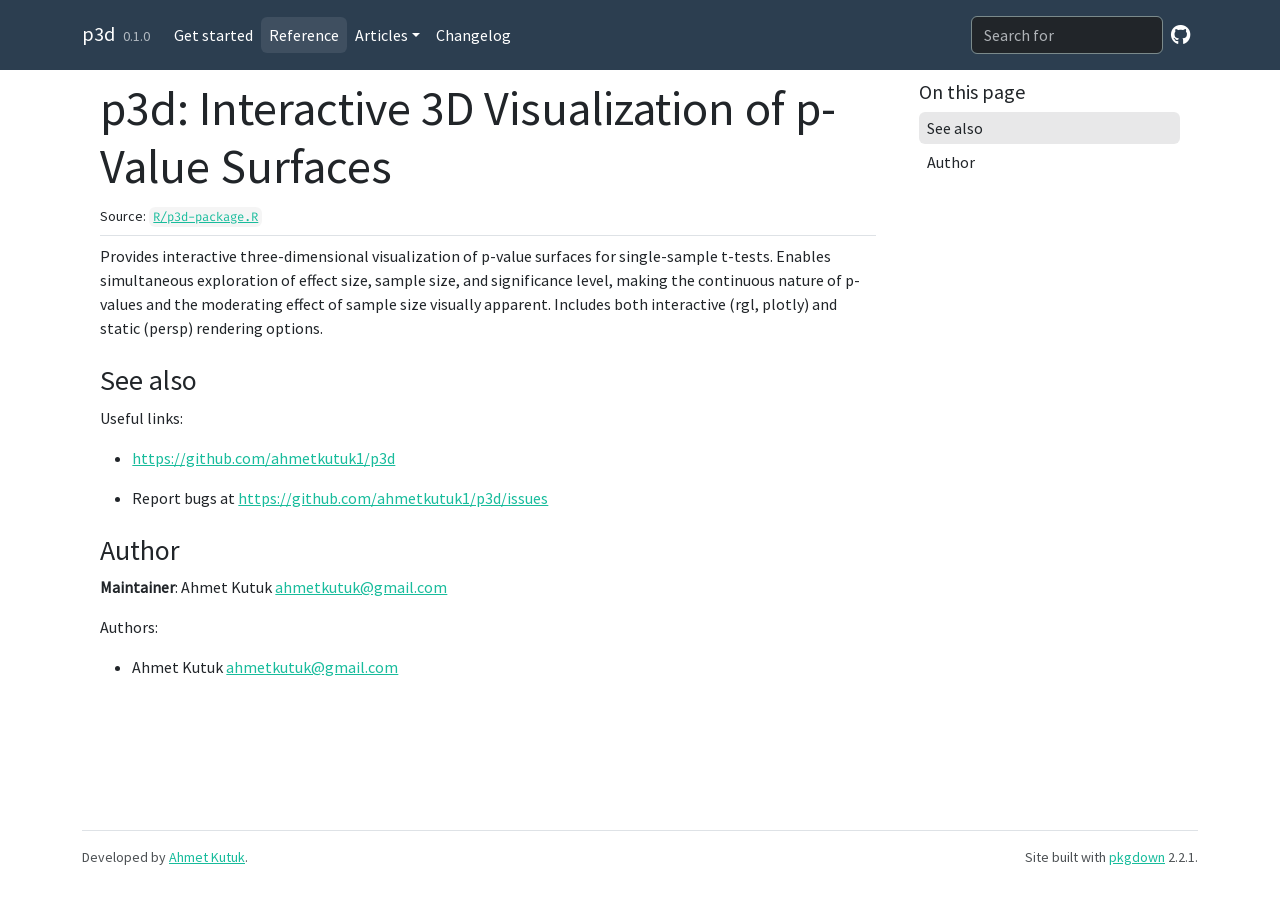
<file: reference/p3d-package.html>
<!DOCTYPE html>
<!-- Generated by pkgdown: do not edit by hand --><html lang="en"><head><meta http-equiv="Content-Type" content="text/html; charset=UTF-8"><meta charset="utf-8"><meta http-equiv="X-UA-Compatible" content="IE=edge"><meta name="viewport" content="width=device-width, initial-scale=1, shrink-to-fit=no"><title>p3d: Interactive 3D Visualization of p-Value Surfaces — p3d-package • p3d</title><script src="../deps/jquery-3.6.0/jquery-3.6.0.min.js"></script><meta name="viewport" content="width=device-width, initial-scale=1, shrink-to-fit=no"><link href="../deps/bootstrap-5.3.8/bootstrap.min.css" rel="stylesheet"><script src="../deps/bootstrap-5.3.8/bootstrap.bundle.min.js"></script><link href="../deps/Source_Sans_Pro-0.4.10/font.css" rel="stylesheet"><link href="../deps/Fira_Code-0.4.10/font.css" rel="stylesheet"><link href="../deps/font-awesome-6.5.2/css/all.min.css" rel="stylesheet"><link href="../deps/font-awesome-6.5.2/css/v4-shims.min.css" rel="stylesheet"><script src="../deps/headroom-0.11.0/headroom.min.js"></script><script src="../deps/headroom-0.11.0/jQuery.headroom.min.js"></script><script src="../deps/bootstrap-toc-1.0.1/bootstrap-toc.min.js"></script><script src="../deps/clipboard.js-2.0.11/clipboard.min.js"></script><script src="../deps/search-1.0.0/autocomplete.jquery.min.js"></script><script src="../deps/search-1.0.0/fuse.min.js"></script><script src="../deps/search-1.0.0/mark.min.js"></script><!-- pkgdown --><script src="../pkgdown.js"></script><meta property="og:title" content="p3d: Interactive 3D Visualization of p-Value Surfaces — p3d-package"><meta name="description" content="Provides interactive three-dimensional visualization of p-value surfaces for single-sample t-tests. Enables simultaneous exploration of effect size, sample size, and significance level, making the continuous nature of p-values and the moderating effect of sample size visually apparent. Includes both interactive (rgl, plotly) and static (persp) rendering options."><meta property="og:description" content="Provides interactive three-dimensional visualization of p-value surfaces for single-sample t-tests. Enables simultaneous exploration of effect size, sample size, and significance level, making the continuous nature of p-values and the moderating effect of sample size visually apparent. Includes both interactive (rgl, plotly) and static (persp) rendering options."></head><body>
    <a href="#main" class="visually-hidden-focusable">Skip to contents</a>


    <nav class="navbar navbar-expand-lg fixed-top bg-primary" data-bs-theme="dark" aria-label="Site navigation"><div class="container">

    <a class="navbar-brand me-2" href="../index.html">p3d</a>

    <small class="nav-text text-muted me-auto" data-bs-toggle="tooltip" data-bs-placement="bottom" title="">0.1.0</small>


    <button class="navbar-toggler" type="button" data-bs-toggle="collapse" data-bs-target="#navbar" aria-controls="navbar" aria-expanded="false" aria-label="Toggle navigation">
      <span class="navbar-toggler-icon"></span>
    </button>

    <div id="navbar" class="collapse navbar-collapse ms-3">
      <ul class="navbar-nav me-auto"><li class="nav-item"><a class="nav-link" href="../articles/p3d-intro.html">Get started</a></li>
<li class="active nav-item"><a class="nav-link" href="../reference/index.html">Reference</a></li>
<li class="nav-item dropdown">
  <button class="nav-link dropdown-toggle" type="button" id="dropdown-articles" data-bs-toggle="dropdown" aria-expanded="false" aria-haspopup="true">Articles</button>
  <ul class="dropdown-menu" aria-labelledby="dropdown-articles"><li><a class="dropdown-item" href="../articles/p3d-intro.html">Introduction to p3d</a></li>
    <li><a class="dropdown-item" href="../articles/p3d-comparison.html">Comparing 2D and 3D visualizations</a></li>
  </ul></li>
<li class="nav-item"><a class="nav-link" href="../news/index.html">Changelog</a></li>
      </ul><ul class="navbar-nav"><li class="nav-item"><form class="form-inline" role="search">
 <input class="form-control" type="search" name="search-input" id="search-input" autocomplete="off" aria-label="Search site" placeholder="Search for" data-search-index="../search.json"></form></li>
<li class="nav-item"><a class="external-link nav-link" href="https://github.com/ahmetkutuk1/p3d/" aria-label="GitHub"><span class="fa fab fa-github fa-lg"></span></a></li>
      </ul></div>


  </div>
</nav><div class="container template-reference-topic">
<div class="row">
  <main id="main" class="col-md-9"><div class="page-header">

      <h1>p3d: Interactive 3D Visualization of p-Value Surfaces</h1>
      <small class="dont-index">Source: <a href="https://github.com/ahmetkutuk1/p3d/blob/master/R/p3d-package.R" class="external-link"><code>R/p3d-package.R</code></a></small>
      <div class="d-none name"><code>p3d-package.Rd</code></div>
    </div>

    <div class="ref-description section level2">
    <p>Provides interactive three-dimensional visualization of p-value surfaces for single-sample t-tests. Enables simultaneous exploration of effect size, sample size, and significance level, making the continuous nature of p-values and the moderating effect of sample size visually apparent. Includes both interactive (rgl, plotly) and static (persp) rendering options.</p>
    </div>


    <div class="section level2">
    <h2 id="see-also">See also<a class="anchor" aria-label="anchor" href="#see-also"></a></h2>
    <div class="dont-index"><p>Useful links:</p><ul><li><p><a href="https://github.com/ahmetkutuk1/p3d" class="external-link">https://github.com/ahmetkutuk1/p3d</a></p></li>
<li><p>Report bugs at <a href="https://github.com/ahmetkutuk1/p3d/issues" class="external-link">https://github.com/ahmetkutuk1/p3d/issues</a></p></li>
</ul></div>
    </div>
    <div class="section level2">
    <h2 id="author">Author<a class="anchor" aria-label="anchor" href="#author"></a></h2>
    <p><strong>Maintainer</strong>: Ahmet Kutuk <a href="mailto:ahmetkutuk@gmail.com">ahmetkutuk@gmail.com</a></p>
<p>Authors:</p><ul><li><p>Ahmet Kutuk <a href="mailto:ahmetkutuk@gmail.com">ahmetkutuk@gmail.com</a></p></li>
</ul></div>

  </main><aside class="col-md-3"><nav id="toc" aria-label="Table of contents"><h2>On this page</h2>
    </nav></aside></div>


    <footer><div class="pkgdown-footer-left">
  <p>Developed by <a href="https://github.com/ahmetkutuk1" class="external-link">Ahmet Kutuk</a>.</p>
</div>

<div class="pkgdown-footer-right">
  <p>Site built with <a href="https://pkgdown.r-lib.org/" class="external-link">pkgdown</a> 2.2.1.</p>
</div>

    </footer></div>





  </body></html>
</file>
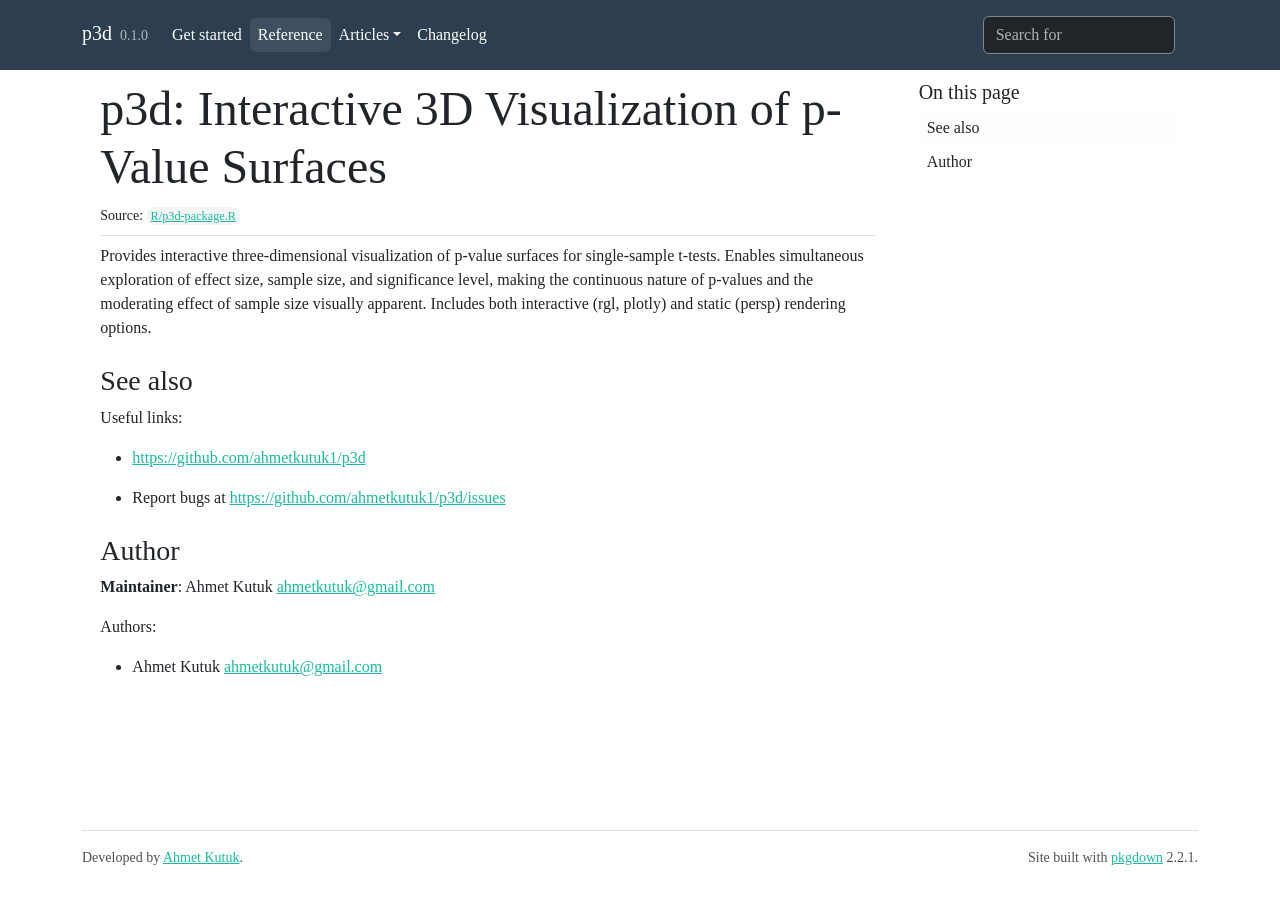
<file: reference/p3d.html>
<html>
  <head>
    <meta http-equiv="refresh" content="0;URL=https://ahmetkutuk1.github.io/p3d/reference/p3d-package.html" />
    <meta name="robots" content="noindex">
    <link rel="canonical" href="https://ahmetkutuk1.github.io/p3d/reference/p3d-package.html">
  </head>
</html>
</file>
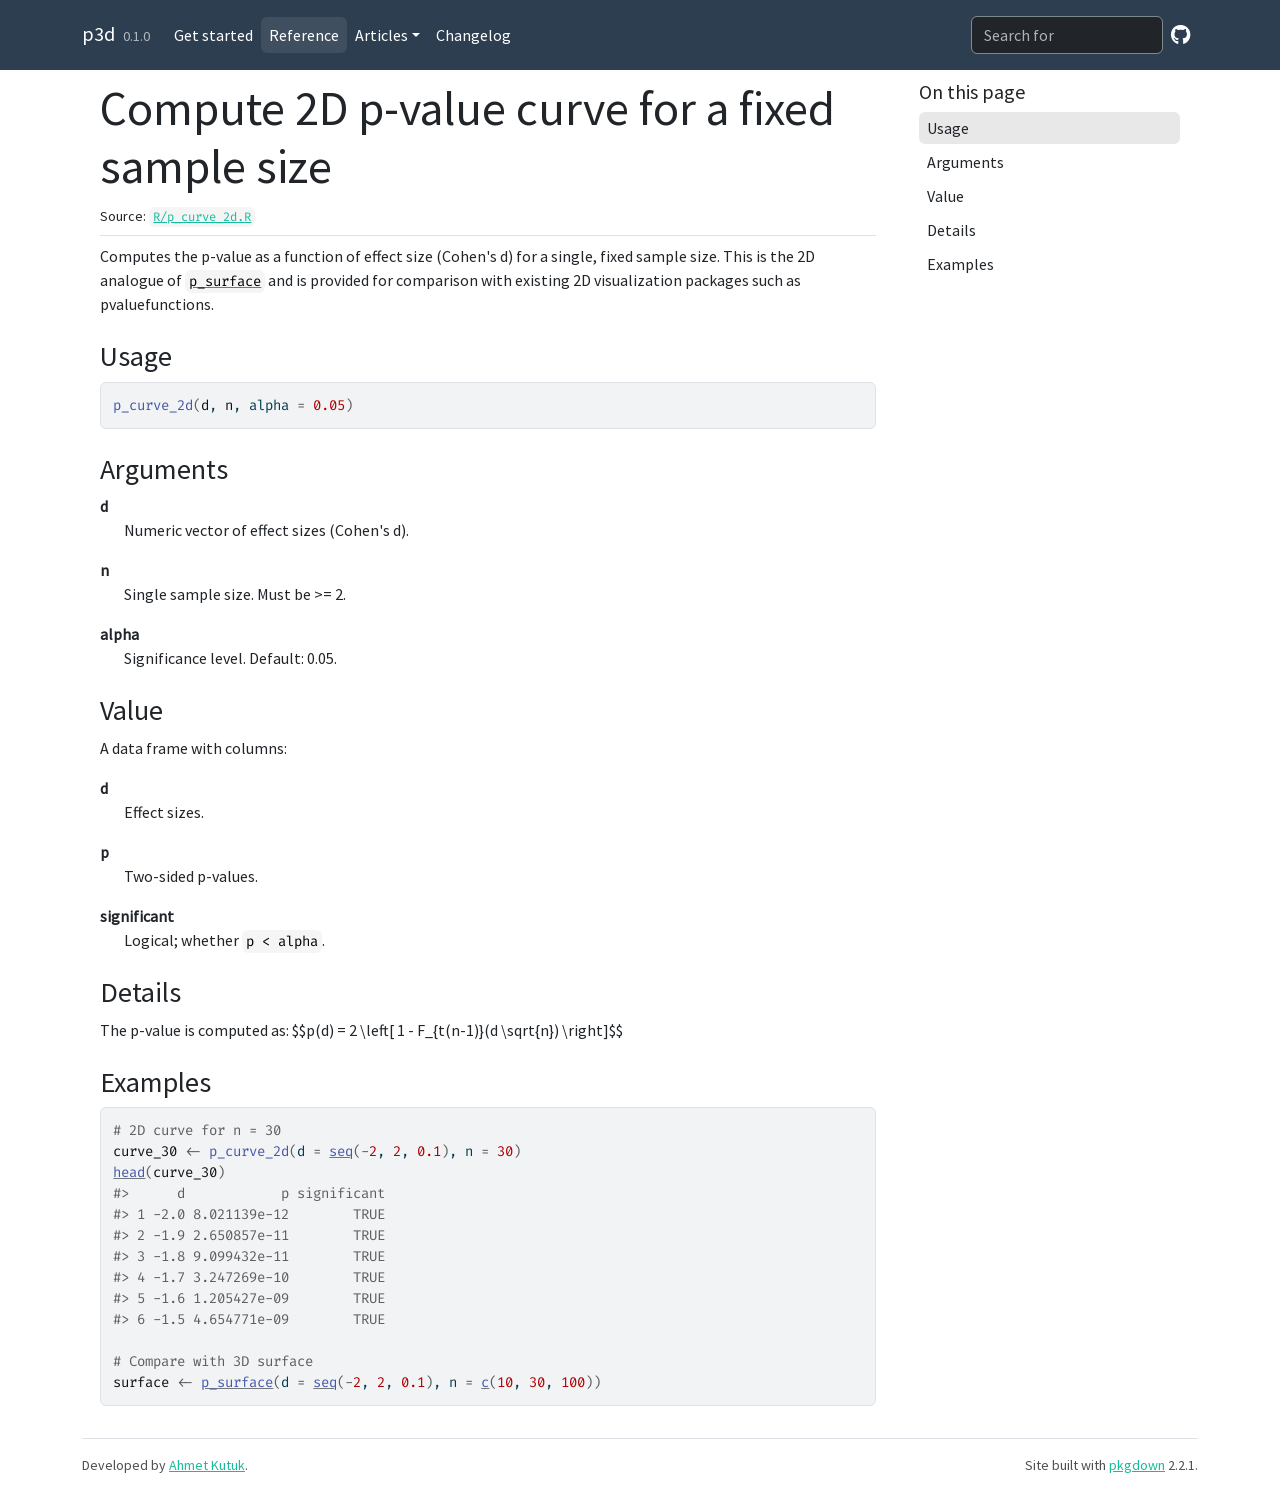
<file: reference/p_curve_2d.html>
<!DOCTYPE html>
<!-- Generated by pkgdown: do not edit by hand --><html lang="en"><head><meta http-equiv="Content-Type" content="text/html; charset=UTF-8"><meta charset="utf-8"><meta http-equiv="X-UA-Compatible" content="IE=edge"><meta name="viewport" content="width=device-width, initial-scale=1, shrink-to-fit=no"><title>Compute 2D p-value curve for a fixed sample size — p_curve_2d • p3d</title><script src="../deps/jquery-3.6.0/jquery-3.6.0.min.js"></script><meta name="viewport" content="width=device-width, initial-scale=1, shrink-to-fit=no"><link href="../deps/bootstrap-5.3.8/bootstrap.min.css" rel="stylesheet"><script src="../deps/bootstrap-5.3.8/bootstrap.bundle.min.js"></script><link href="../deps/Source_Sans_Pro-0.4.10/font.css" rel="stylesheet"><link href="../deps/Fira_Code-0.4.10/font.css" rel="stylesheet"><link href="../deps/font-awesome-6.5.2/css/all.min.css" rel="stylesheet"><link href="../deps/font-awesome-6.5.2/css/v4-shims.min.css" rel="stylesheet"><script src="../deps/headroom-0.11.0/headroom.min.js"></script><script src="../deps/headroom-0.11.0/jQuery.headroom.min.js"></script><script src="../deps/bootstrap-toc-1.0.1/bootstrap-toc.min.js"></script><script src="../deps/clipboard.js-2.0.11/clipboard.min.js"></script><script src="../deps/search-1.0.0/autocomplete.jquery.min.js"></script><script src="../deps/search-1.0.0/fuse.min.js"></script><script src="../deps/search-1.0.0/mark.min.js"></script><!-- pkgdown --><script src="../pkgdown.js"></script><meta property="og:title" content="Compute 2D p-value curve for a fixed sample size — p_curve_2d"><meta name="description" content="Computes the p-value as a function of effect size (Cohen's d)
for a single, fixed sample size. This is the 2D analogue of
p_surface and is provided for comparison with
existing 2D visualization packages such as pvaluefunctions."><meta property="og:description" content="Computes the p-value as a function of effect size (Cohen's d)
for a single, fixed sample size. This is the 2D analogue of
p_surface and is provided for comparison with
existing 2D visualization packages such as pvaluefunctions."></head><body>
    <a href="#main" class="visually-hidden-focusable">Skip to contents</a>


    <nav class="navbar navbar-expand-lg fixed-top bg-primary" data-bs-theme="dark" aria-label="Site navigation"><div class="container">

    <a class="navbar-brand me-2" href="../index.html">p3d</a>

    <small class="nav-text text-muted me-auto" data-bs-toggle="tooltip" data-bs-placement="bottom" title="">0.1.0</small>


    <button class="navbar-toggler" type="button" data-bs-toggle="collapse" data-bs-target="#navbar" aria-controls="navbar" aria-expanded="false" aria-label="Toggle navigation">
      <span class="navbar-toggler-icon"></span>
    </button>

    <div id="navbar" class="collapse navbar-collapse ms-3">
      <ul class="navbar-nav me-auto"><li class="nav-item"><a class="nav-link" href="../articles/p3d-intro.html">Get started</a></li>
<li class="active nav-item"><a class="nav-link" href="../reference/index.html">Reference</a></li>
<li class="nav-item dropdown">
  <button class="nav-link dropdown-toggle" type="button" id="dropdown-articles" data-bs-toggle="dropdown" aria-expanded="false" aria-haspopup="true">Articles</button>
  <ul class="dropdown-menu" aria-labelledby="dropdown-articles"><li><a class="dropdown-item" href="../articles/p3d-intro.html">Introduction to p3d</a></li>
    <li><a class="dropdown-item" href="../articles/p3d-comparison.html">Comparing 2D and 3D visualizations</a></li>
  </ul></li>
<li class="nav-item"><a class="nav-link" href="../news/index.html">Changelog</a></li>
      </ul><ul class="navbar-nav"><li class="nav-item"><form class="form-inline" role="search">
 <input class="form-control" type="search" name="search-input" id="search-input" autocomplete="off" aria-label="Search site" placeholder="Search for" data-search-index="../search.json"></form></li>
<li class="nav-item"><a class="external-link nav-link" href="https://github.com/ahmetkutuk1/p3d/" aria-label="GitHub"><span class="fa fab fa-github fa-lg"></span></a></li>
      </ul></div>


  </div>
</nav><div class="container template-reference-topic">
<div class="row">
  <main id="main" class="col-md-9"><div class="page-header">

      <h1>Compute 2D p-value curve for a fixed sample size</h1>
      <small class="dont-index">Source: <a href="https://github.com/ahmetkutuk1/p3d/blob/master/R/p_curve_2d.R" class="external-link"><code>R/p_curve_2d.R</code></a></small>
      <div class="d-none name"><code>p_curve_2d.Rd</code></div>
    </div>

    <div class="ref-description section level2">
    <p>Computes the p-value as a function of effect size (Cohen's d)
for a single, fixed sample size. This is the 2D analogue of
<code><a href="p_surface.html">p_surface</a></code> and is provided for comparison with
existing 2D visualization packages such as <span class="pkg">pvaluefunctions</span>.</p>
    </div>

    <div class="section level2">
    <h2 id="ref-usage">Usage<a class="anchor" aria-label="anchor" href="#ref-usage"></a></h2>
    <div class="sourceCode"><pre class="sourceCode r"><code><span><span class="fu">p_curve_2d</span><span class="op">(</span><span class="va">d</span>, <span class="va">n</span>, alpha <span class="op">=</span> <span class="fl">0.05</span><span class="op">)</span></span></code></pre></div>
    </div>

    <div class="section level2">
    <h2 id="arguments">Arguments<a class="anchor" aria-label="anchor" href="#arguments"></a></h2>


<dl><dt id="arg-d">d<a class="anchor" aria-label="anchor" href="#arg-d"></a></dt>
<dd><p>Numeric vector of effect sizes (Cohen's d).</p></dd>


<dt id="arg-n">n<a class="anchor" aria-label="anchor" href="#arg-n"></a></dt>
<dd><p>Single sample size. Must be &gt;= 2.</p></dd>


<dt id="arg-alpha">alpha<a class="anchor" aria-label="anchor" href="#arg-alpha"></a></dt>
<dd><p>Significance level. Default: 0.05.</p></dd>

</dl></div>
    <div class="section level2">
    <h2 id="value">Value<a class="anchor" aria-label="anchor" href="#value"></a></h2>
    <p>A data frame with columns:</p><dl><dt>d</dt>
<dd><p>Effect sizes.</p></dd>

<dt>p</dt>
<dd><p>Two-sided p-values.</p></dd>

<dt>significant</dt>
<dd><p>Logical; whether <code>p &lt; alpha</code>.</p></dd>


</dl></div>
    <div class="section level2">
    <h2 id="details">Details<a class="anchor" aria-label="anchor" href="#details"></a></h2>
    <p>The p-value is computed as:
$$p(d) = 2 \left[ 1 - F_{t(n-1)}(d \sqrt{n}) \right]$$</p>
    </div>

    <div class="section level2">
    <h2 id="ref-examples">Examples<a class="anchor" aria-label="anchor" href="#ref-examples"></a></h2>
    <div class="sourceCode"><pre class="sourceCode r"><code><span class="r-in"><span><span class="co"># 2D curve for n = 30</span></span></span>
<span class="r-in"><span><span class="va">curve_30</span> <span class="op">&lt;-</span> <span class="fu">p_curve_2d</span><span class="op">(</span>d <span class="op">=</span> <span class="fu"><a href="https://rdrr.io/r/base/seq.html" class="external-link">seq</a></span><span class="op">(</span><span class="op">-</span><span class="fl">2</span>, <span class="fl">2</span>, <span class="fl">0.1</span><span class="op">)</span>, n <span class="op">=</span> <span class="fl">30</span><span class="op">)</span></span></span>
<span class="r-in"><span><span class="fu"><a href="https://rdrr.io/r/utils/head.html" class="external-link">head</a></span><span class="op">(</span><span class="va">curve_30</span><span class="op">)</span></span></span>
<span class="r-out co"><span class="r-pr">#&gt;</span>      d            p significant</span>
<span class="r-out co"><span class="r-pr">#&gt;</span> 1 -2.0 8.021139e-12        TRUE</span>
<span class="r-out co"><span class="r-pr">#&gt;</span> 2 -1.9 2.650857e-11        TRUE</span>
<span class="r-out co"><span class="r-pr">#&gt;</span> 3 -1.8 9.099432e-11        TRUE</span>
<span class="r-out co"><span class="r-pr">#&gt;</span> 4 -1.7 3.247269e-10        TRUE</span>
<span class="r-out co"><span class="r-pr">#&gt;</span> 5 -1.6 1.205427e-09        TRUE</span>
<span class="r-out co"><span class="r-pr">#&gt;</span> 6 -1.5 4.654771e-09        TRUE</span>
<span class="r-in"><span></span></span>
<span class="r-in"><span><span class="co"># Compare with 3D surface</span></span></span>
<span class="r-in"><span><span class="va">surface</span> <span class="op">&lt;-</span> <span class="fu"><a href="p_surface.html">p_surface</a></span><span class="op">(</span>d <span class="op">=</span> <span class="fu"><a href="https://rdrr.io/r/base/seq.html" class="external-link">seq</a></span><span class="op">(</span><span class="op">-</span><span class="fl">2</span>, <span class="fl">2</span>, <span class="fl">0.1</span><span class="op">)</span>, n <span class="op">=</span> <span class="fu"><a href="https://rdrr.io/r/base/c.html" class="external-link">c</a></span><span class="op">(</span><span class="fl">10</span>, <span class="fl">30</span>, <span class="fl">100</span><span class="op">)</span><span class="op">)</span></span></span>
</code></pre></div>
    </div>
  </main><aside class="col-md-3"><nav id="toc" aria-label="Table of contents"><h2>On this page</h2>
    </nav></aside></div>


    <footer><div class="pkgdown-footer-left">
  <p>Developed by <a href="https://github.com/ahmetkutuk1" class="external-link">Ahmet Kutuk</a>.</p>
</div>

<div class="pkgdown-footer-right">
  <p>Site built with <a href="https://pkgdown.r-lib.org/" class="external-link">pkgdown</a> 2.2.1.</p>
</div>

    </footer></div>





  </body></html>
</file>
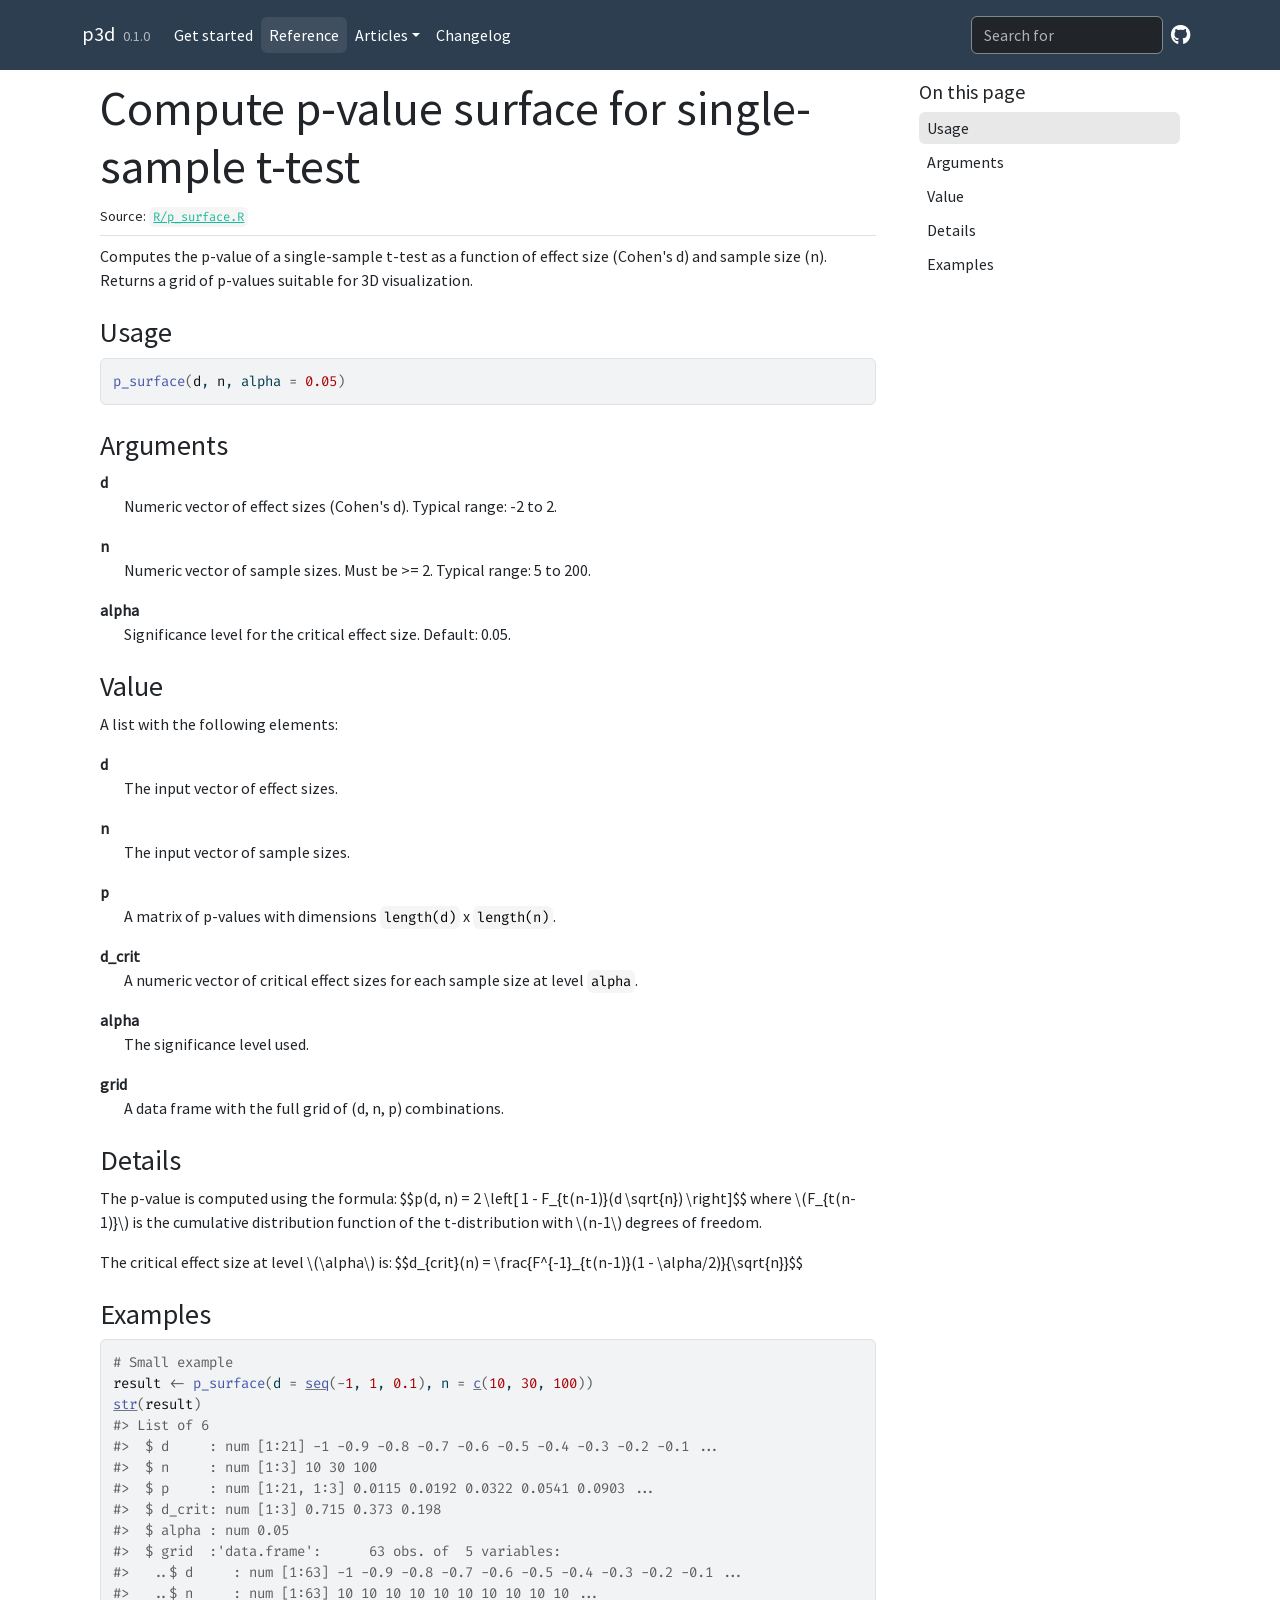
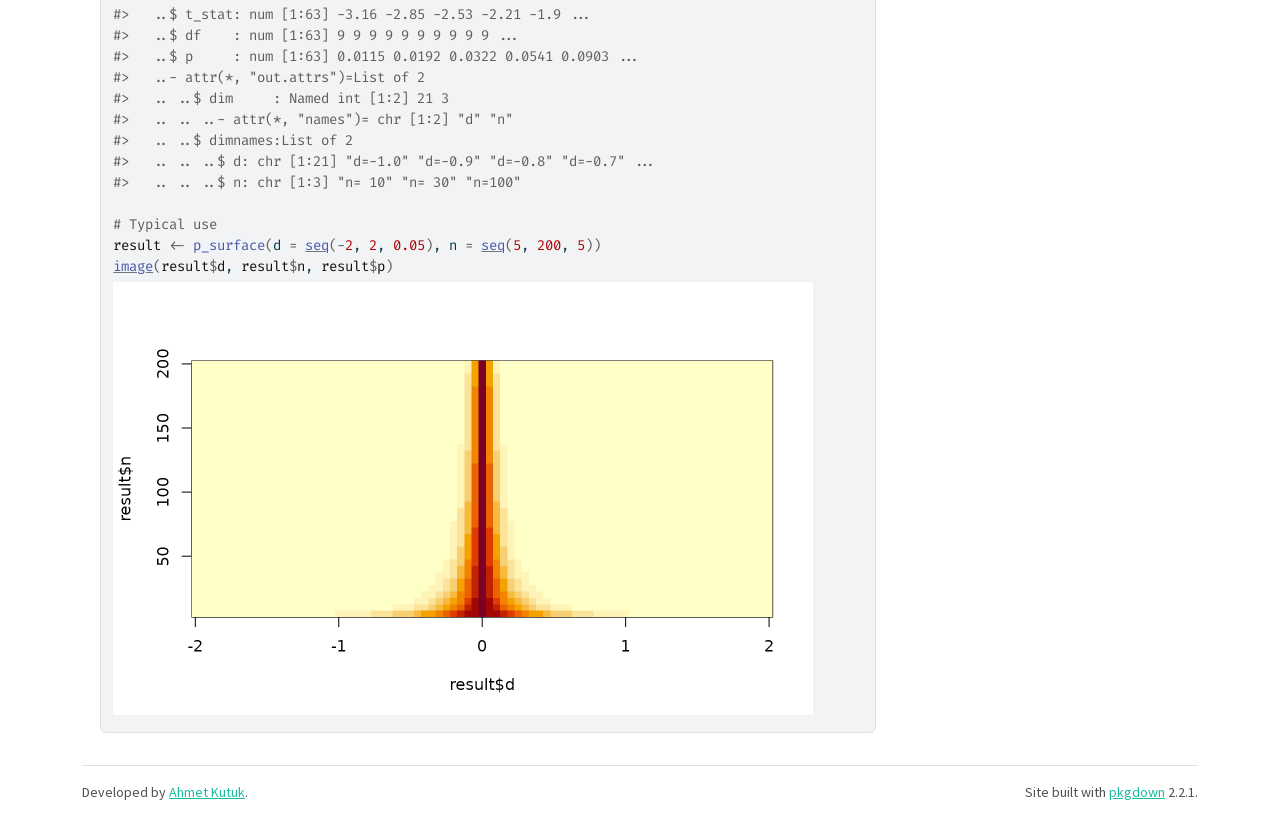
<file: reference/p_surface.html>
<!DOCTYPE html>
<!-- Generated by pkgdown: do not edit by hand --><html lang="en"><head><meta http-equiv="Content-Type" content="text/html; charset=UTF-8"><meta charset="utf-8"><meta http-equiv="X-UA-Compatible" content="IE=edge"><meta name="viewport" content="width=device-width, initial-scale=1, shrink-to-fit=no"><title>Compute p-value surface for single-sample t-test — p_surface • p3d</title><script src="../deps/jquery-3.6.0/jquery-3.6.0.min.js"></script><meta name="viewport" content="width=device-width, initial-scale=1, shrink-to-fit=no"><link href="../deps/bootstrap-5.3.8/bootstrap.min.css" rel="stylesheet"><script src="../deps/bootstrap-5.3.8/bootstrap.bundle.min.js"></script><link href="../deps/Source_Sans_Pro-0.4.10/font.css" rel="stylesheet"><link href="../deps/Fira_Code-0.4.10/font.css" rel="stylesheet"><link href="../deps/font-awesome-6.5.2/css/all.min.css" rel="stylesheet"><link href="../deps/font-awesome-6.5.2/css/v4-shims.min.css" rel="stylesheet"><script src="../deps/headroom-0.11.0/headroom.min.js"></script><script src="../deps/headroom-0.11.0/jQuery.headroom.min.js"></script><script src="../deps/bootstrap-toc-1.0.1/bootstrap-toc.min.js"></script><script src="../deps/clipboard.js-2.0.11/clipboard.min.js"></script><script src="../deps/search-1.0.0/autocomplete.jquery.min.js"></script><script src="../deps/search-1.0.0/fuse.min.js"></script><script src="../deps/search-1.0.0/mark.min.js"></script><!-- pkgdown --><script src="../pkgdown.js"></script><meta property="og:title" content="Compute p-value surface for single-sample t-test — p_surface"><meta name="description" content="Computes the p-value of a single-sample t-test as a function
of effect size (Cohen's d) and sample size (n). Returns a grid
of p-values suitable for 3D visualization."><meta property="og:description" content="Computes the p-value of a single-sample t-test as a function
of effect size (Cohen's d) and sample size (n). Returns a grid
of p-values suitable for 3D visualization."></head><body>
    <a href="#main" class="visually-hidden-focusable">Skip to contents</a>


    <nav class="navbar navbar-expand-lg fixed-top bg-primary" data-bs-theme="dark" aria-label="Site navigation"><div class="container">

    <a class="navbar-brand me-2" href="../index.html">p3d</a>

    <small class="nav-text text-muted me-auto" data-bs-toggle="tooltip" data-bs-placement="bottom" title="">0.1.0</small>


    <button class="navbar-toggler" type="button" data-bs-toggle="collapse" data-bs-target="#navbar" aria-controls="navbar" aria-expanded="false" aria-label="Toggle navigation">
      <span class="navbar-toggler-icon"></span>
    </button>

    <div id="navbar" class="collapse navbar-collapse ms-3">
      <ul class="navbar-nav me-auto"><li class="nav-item"><a class="nav-link" href="../articles/p3d-intro.html">Get started</a></li>
<li class="active nav-item"><a class="nav-link" href="../reference/index.html">Reference</a></li>
<li class="nav-item dropdown">
  <button class="nav-link dropdown-toggle" type="button" id="dropdown-articles" data-bs-toggle="dropdown" aria-expanded="false" aria-haspopup="true">Articles</button>
  <ul class="dropdown-menu" aria-labelledby="dropdown-articles"><li><a class="dropdown-item" href="../articles/p3d-intro.html">Introduction to p3d</a></li>
    <li><a class="dropdown-item" href="../articles/p3d-comparison.html">Comparing 2D and 3D visualizations</a></li>
  </ul></li>
<li class="nav-item"><a class="nav-link" href="../news/index.html">Changelog</a></li>
      </ul><ul class="navbar-nav"><li class="nav-item"><form class="form-inline" role="search">
 <input class="form-control" type="search" name="search-input" id="search-input" autocomplete="off" aria-label="Search site" placeholder="Search for" data-search-index="../search.json"></form></li>
<li class="nav-item"><a class="external-link nav-link" href="https://github.com/ahmetkutuk1/p3d/" aria-label="GitHub"><span class="fa fab fa-github fa-lg"></span></a></li>
      </ul></div>


  </div>
</nav><div class="container template-reference-topic">
<div class="row">
  <main id="main" class="col-md-9"><div class="page-header">

      <h1>Compute p-value surface for single-sample t-test</h1>
      <small class="dont-index">Source: <a href="https://github.com/ahmetkutuk1/p3d/blob/master/R/p_surface.R" class="external-link"><code>R/p_surface.R</code></a></small>
      <div class="d-none name"><code>p_surface.Rd</code></div>
    </div>

    <div class="ref-description section level2">
    <p>Computes the p-value of a single-sample t-test as a function
of effect size (Cohen's d) and sample size (n). Returns a grid
of p-values suitable for 3D visualization.</p>
    </div>

    <div class="section level2">
    <h2 id="ref-usage">Usage<a class="anchor" aria-label="anchor" href="#ref-usage"></a></h2>
    <div class="sourceCode"><pre class="sourceCode r"><code><span><span class="fu">p_surface</span><span class="op">(</span><span class="va">d</span>, <span class="va">n</span>, alpha <span class="op">=</span> <span class="fl">0.05</span><span class="op">)</span></span></code></pre></div>
    </div>

    <div class="section level2">
    <h2 id="arguments">Arguments<a class="anchor" aria-label="anchor" href="#arguments"></a></h2>


<dl><dt id="arg-d">d<a class="anchor" aria-label="anchor" href="#arg-d"></a></dt>
<dd><p>Numeric vector of effect sizes (Cohen's d).
Typical range: -2 to 2.</p></dd>


<dt id="arg-n">n<a class="anchor" aria-label="anchor" href="#arg-n"></a></dt>
<dd><p>Numeric vector of sample sizes. Must be &gt;= 2.
Typical range: 5 to 200.</p></dd>


<dt id="arg-alpha">alpha<a class="anchor" aria-label="anchor" href="#arg-alpha"></a></dt>
<dd><p>Significance level for the critical effect size.
Default: 0.05.</p></dd>

</dl></div>
    <div class="section level2">
    <h2 id="value">Value<a class="anchor" aria-label="anchor" href="#value"></a></h2>
    <p>A list with the following elements:</p><dl><dt>d</dt>
<dd><p>The input vector of effect sizes.</p></dd>

<dt>n</dt>
<dd><p>The input vector of sample sizes.</p></dd>

<dt>p</dt>
<dd><p>A matrix of p-values with dimensions
<code>length(d)</code> x <code>length(n)</code>.</p></dd>

<dt>d_crit</dt>
<dd><p>A numeric vector of critical effect sizes
for each sample size at level <code>alpha</code>.</p></dd>

<dt>alpha</dt>
<dd><p>The significance level used.</p></dd>

<dt>grid</dt>
<dd><p>A data frame with the full grid of
(d, n, p) combinations.</p></dd>


</dl></div>
    <div class="section level2">
    <h2 id="details">Details<a class="anchor" aria-label="anchor" href="#details"></a></h2>
    <p>The p-value is computed using the formula:
$$p(d, n) = 2 \left[ 1 - F_{t(n-1)}(d \sqrt{n}) \right]$$
where \(F_{t(n-1)}\) is the cumulative distribution function
of the t-distribution with \(n-1\) degrees of freedom.</p>
<p>The critical effect size at level \(\alpha\) is:
$$d_{crit}(n) = \frac{F^{-1}_{t(n-1)}(1 - \alpha/2)}{\sqrt{n}}$$</p>
    </div>

    <div class="section level2">
    <h2 id="ref-examples">Examples<a class="anchor" aria-label="anchor" href="#ref-examples"></a></h2>
    <div class="sourceCode"><pre class="sourceCode r"><code><span class="r-in"><span><span class="co"># Small example</span></span></span>
<span class="r-in"><span><span class="va">result</span> <span class="op">&lt;-</span> <span class="fu">p_surface</span><span class="op">(</span>d <span class="op">=</span> <span class="fu"><a href="https://rdrr.io/r/base/seq.html" class="external-link">seq</a></span><span class="op">(</span><span class="op">-</span><span class="fl">1</span>, <span class="fl">1</span>, <span class="fl">0.1</span><span class="op">)</span>, n <span class="op">=</span> <span class="fu"><a href="https://rdrr.io/r/base/c.html" class="external-link">c</a></span><span class="op">(</span><span class="fl">10</span>, <span class="fl">30</span>, <span class="fl">100</span><span class="op">)</span><span class="op">)</span></span></span>
<span class="r-in"><span><span class="fu"><a href="https://rdrr.io/r/utils/str.html" class="external-link">str</a></span><span class="op">(</span><span class="va">result</span><span class="op">)</span></span></span>
<span class="r-out co"><span class="r-pr">#&gt;</span> List of 6</span>
<span class="r-out co"><span class="r-pr">#&gt;</span>  $ d     : num [1:21] -1 -0.9 -0.8 -0.7 -0.6 -0.5 -0.4 -0.3 -0.2 -0.1 ...</span>
<span class="r-out co"><span class="r-pr">#&gt;</span>  $ n     : num [1:3] 10 30 100</span>
<span class="r-out co"><span class="r-pr">#&gt;</span>  $ p     : num [1:21, 1:3] 0.0115 0.0192 0.0322 0.0541 0.0903 ...</span>
<span class="r-out co"><span class="r-pr">#&gt;</span>  $ d_crit: num [1:3] 0.715 0.373 0.198</span>
<span class="r-out co"><span class="r-pr">#&gt;</span>  $ alpha : num 0.05</span>
<span class="r-out co"><span class="r-pr">#&gt;</span>  $ grid  :'data.frame':	63 obs. of  5 variables:</span>
<span class="r-out co"><span class="r-pr">#&gt;</span>   ..$ d     : num [1:63] -1 -0.9 -0.8 -0.7 -0.6 -0.5 -0.4 -0.3 -0.2 -0.1 ...</span>
<span class="r-out co"><span class="r-pr">#&gt;</span>   ..$ n     : num [1:63] 10 10 10 10 10 10 10 10 10 10 ...</span>
<span class="r-out co"><span class="r-pr">#&gt;</span>   ..$ t_stat: num [1:63] -3.16 -2.85 -2.53 -2.21 -1.9 ...</span>
<span class="r-out co"><span class="r-pr">#&gt;</span>   ..$ df    : num [1:63] 9 9 9 9 9 9 9 9 9 9 ...</span>
<span class="r-out co"><span class="r-pr">#&gt;</span>   ..$ p     : num [1:63] 0.0115 0.0192 0.0322 0.0541 0.0903 ...</span>
<span class="r-out co"><span class="r-pr">#&gt;</span>   ..- attr(*, "out.attrs")=List of 2</span>
<span class="r-out co"><span class="r-pr">#&gt;</span>   .. ..$ dim     : Named int [1:2] 21 3</span>
<span class="r-out co"><span class="r-pr">#&gt;</span>   .. .. ..- attr(*, "names")= chr [1:2] "d" "n"</span>
<span class="r-out co"><span class="r-pr">#&gt;</span>   .. ..$ dimnames:List of 2</span>
<span class="r-out co"><span class="r-pr">#&gt;</span>   .. .. ..$ d: chr [1:21] "d=-1.0" "d=-0.9" "d=-0.8" "d=-0.7" ...</span>
<span class="r-out co"><span class="r-pr">#&gt;</span>   .. .. ..$ n: chr [1:3] "n= 10" "n= 30" "n=100"</span>
<span class="r-in"><span></span></span>
<span class="r-in"><span><span class="co"># Typical use</span></span></span>
<span class="r-in"><span><span class="va">result</span> <span class="op">&lt;-</span> <span class="fu">p_surface</span><span class="op">(</span>d <span class="op">=</span> <span class="fu"><a href="https://rdrr.io/r/base/seq.html" class="external-link">seq</a></span><span class="op">(</span><span class="op">-</span><span class="fl">2</span>, <span class="fl">2</span>, <span class="fl">0.05</span><span class="op">)</span>, n <span class="op">=</span> <span class="fu"><a href="https://rdrr.io/r/base/seq.html" class="external-link">seq</a></span><span class="op">(</span><span class="fl">5</span>, <span class="fl">200</span>, <span class="fl">5</span><span class="op">)</span><span class="op">)</span></span></span>
<span class="r-in"><span><span class="fu"><a href="https://rdrr.io/r/graphics/image.html" class="external-link">image</a></span><span class="op">(</span><span class="va">result</span><span class="op">$</span><span class="va">d</span>, <span class="va">result</span><span class="op">$</span><span class="va">n</span>, <span class="va">result</span><span class="op">$</span><span class="va">p</span><span class="op">)</span></span></span>
<span class="r-plt img"><img src="p_surface-1.png" alt="" width="700" height="433"></span>
</code></pre></div>
    </div>
  </main><aside class="col-md-3"><nav id="toc" aria-label="Table of contents"><h2>On this page</h2>
    </nav></aside></div>


    <footer><div class="pkgdown-footer-left">
  <p>Developed by <a href="https://github.com/ahmetkutuk1" class="external-link">Ahmet Kutuk</a>.</p>
</div>

<div class="pkgdown-footer-right">
  <p>Site built with <a href="https://pkgdown.r-lib.org/" class="external-link">pkgdown</a> 2.2.1.</p>
</div>

    </footer></div>





  </body></html>
</file>
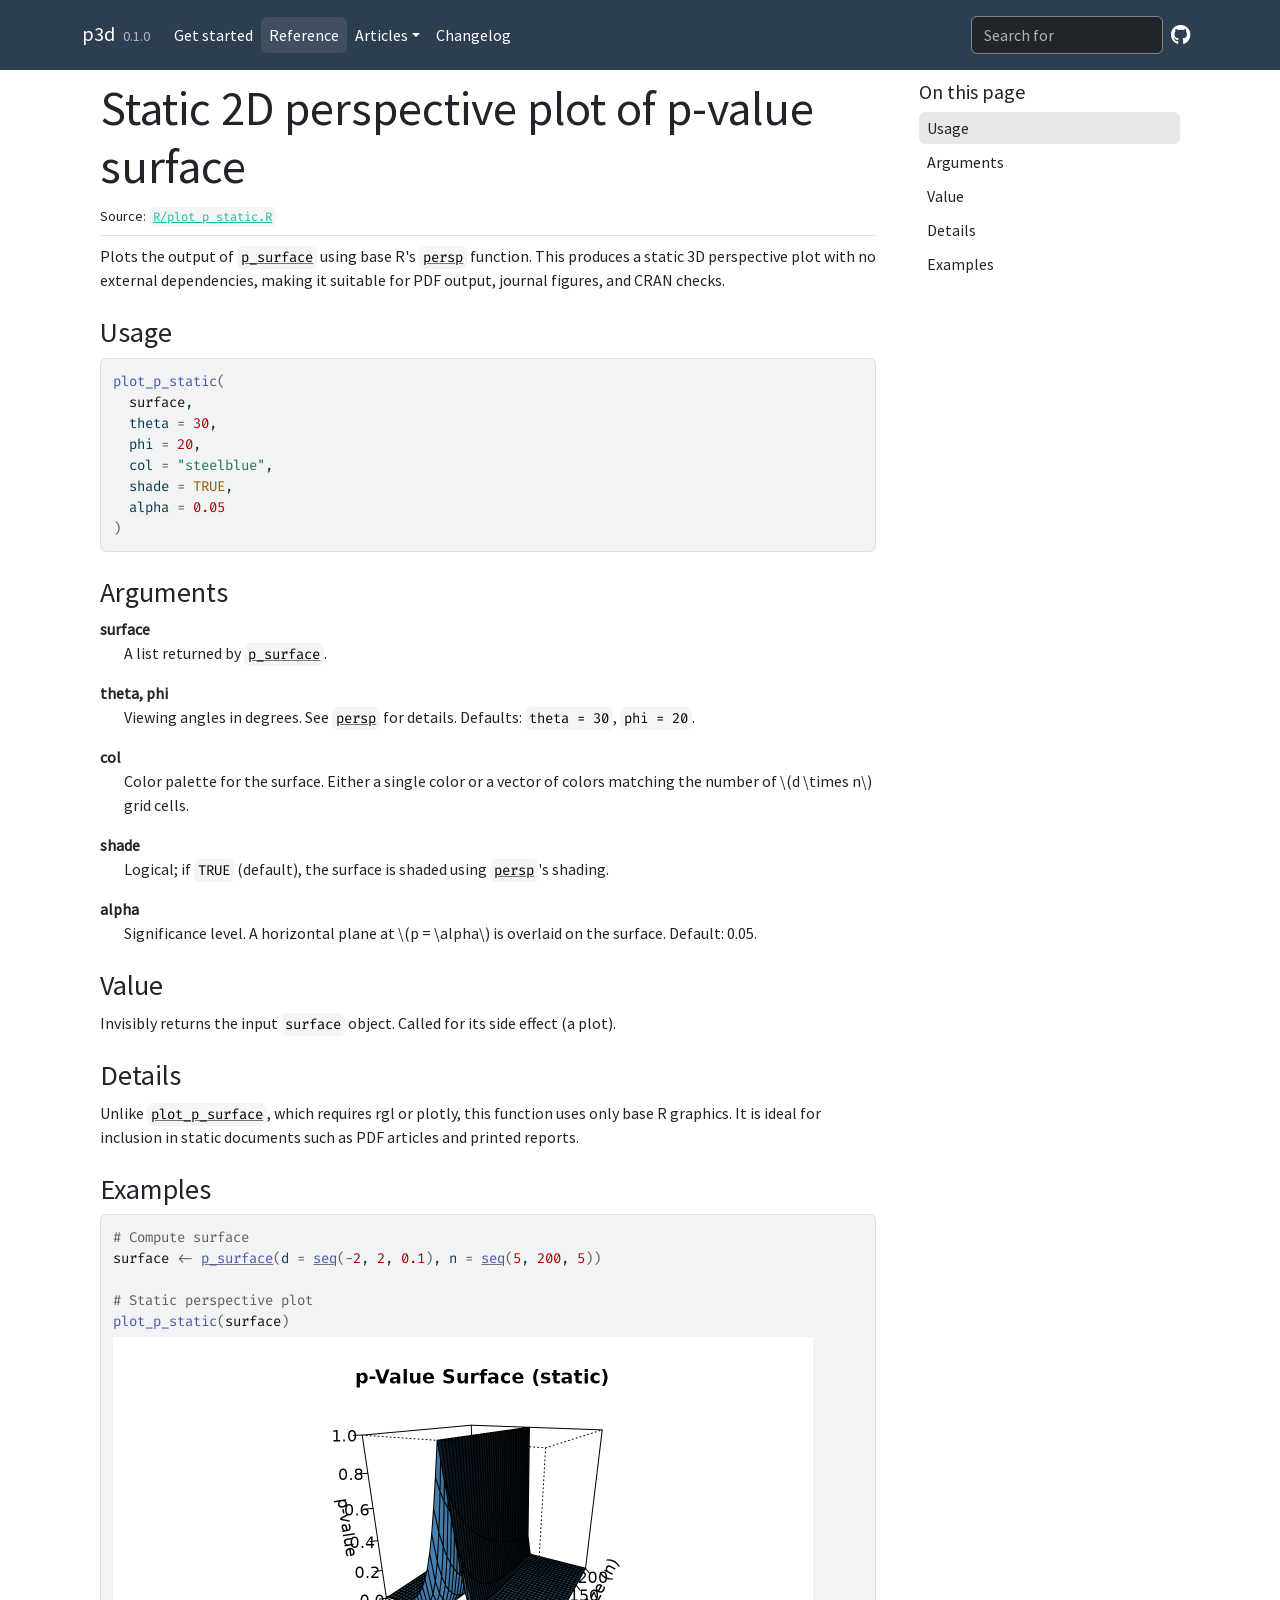
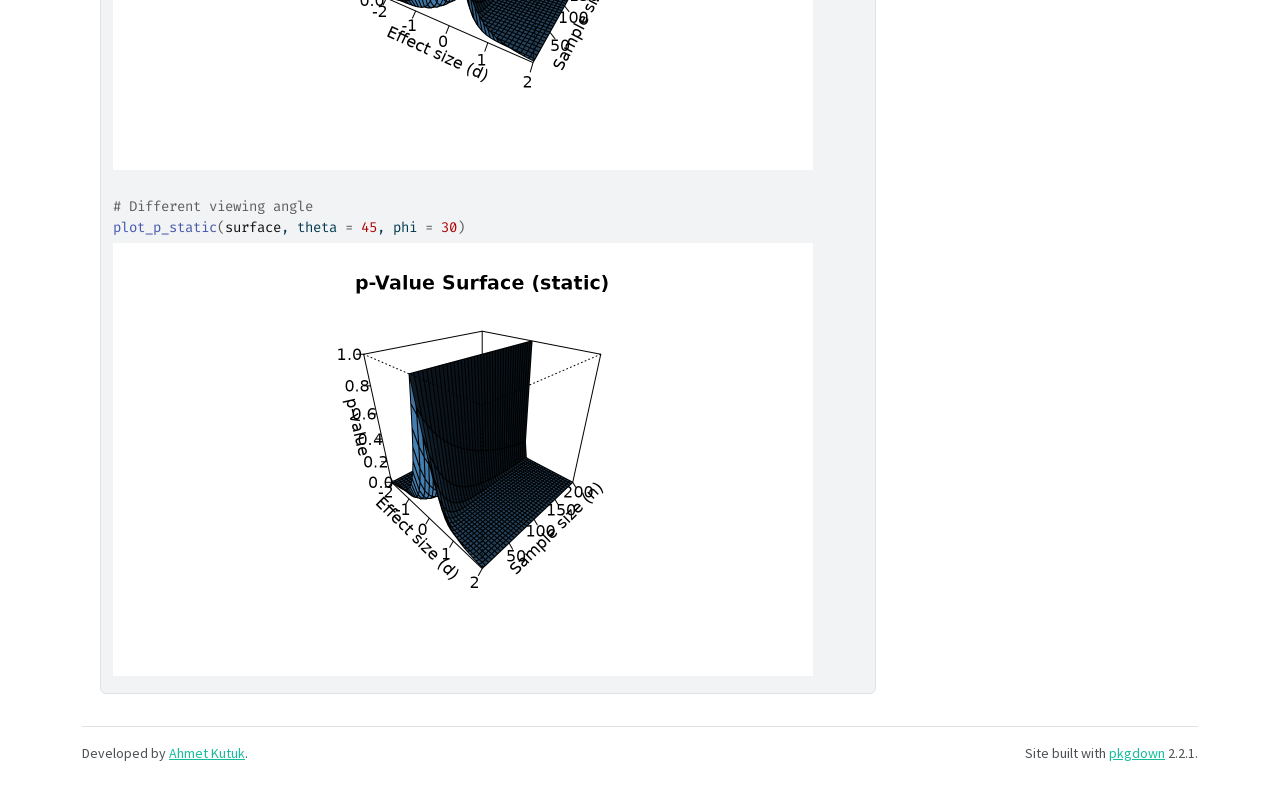
<file: reference/plot_p_static.html>
<!DOCTYPE html>
<!-- Generated by pkgdown: do not edit by hand --><html lang="en"><head><meta http-equiv="Content-Type" content="text/html; charset=UTF-8"><meta charset="utf-8"><meta http-equiv="X-UA-Compatible" content="IE=edge"><meta name="viewport" content="width=device-width, initial-scale=1, shrink-to-fit=no"><title>Static 2D perspective plot of p-value surface — plot_p_static • p3d</title><script src="../deps/jquery-3.6.0/jquery-3.6.0.min.js"></script><meta name="viewport" content="width=device-width, initial-scale=1, shrink-to-fit=no"><link href="../deps/bootstrap-5.3.8/bootstrap.min.css" rel="stylesheet"><script src="../deps/bootstrap-5.3.8/bootstrap.bundle.min.js"></script><link href="../deps/Source_Sans_Pro-0.4.10/font.css" rel="stylesheet"><link href="../deps/Fira_Code-0.4.10/font.css" rel="stylesheet"><link href="../deps/font-awesome-6.5.2/css/all.min.css" rel="stylesheet"><link href="../deps/font-awesome-6.5.2/css/v4-shims.min.css" rel="stylesheet"><script src="../deps/headroom-0.11.0/headroom.min.js"></script><script src="../deps/headroom-0.11.0/jQuery.headroom.min.js"></script><script src="../deps/bootstrap-toc-1.0.1/bootstrap-toc.min.js"></script><script src="../deps/clipboard.js-2.0.11/clipboard.min.js"></script><script src="../deps/search-1.0.0/autocomplete.jquery.min.js"></script><script src="../deps/search-1.0.0/fuse.min.js"></script><script src="../deps/search-1.0.0/mark.min.js"></script><!-- pkgdown --><script src="../pkgdown.js"></script><meta property="og:title" content="Static 2D perspective plot of p-value surface — plot_p_static"><meta name="description" content="Plots the output of p_surface using base R's
persp function. This produces a static
3D perspective plot with no external dependencies, making it
suitable for PDF output, journal figures, and CRAN checks."><meta property="og:description" content="Plots the output of p_surface using base R's
persp function. This produces a static
3D perspective plot with no external dependencies, making it
suitable for PDF output, journal figures, and CRAN checks."></head><body>
    <a href="#main" class="visually-hidden-focusable">Skip to contents</a>


    <nav class="navbar navbar-expand-lg fixed-top bg-primary" data-bs-theme="dark" aria-label="Site navigation"><div class="container">

    <a class="navbar-brand me-2" href="../index.html">p3d</a>

    <small class="nav-text text-muted me-auto" data-bs-toggle="tooltip" data-bs-placement="bottom" title="">0.1.0</small>


    <button class="navbar-toggler" type="button" data-bs-toggle="collapse" data-bs-target="#navbar" aria-controls="navbar" aria-expanded="false" aria-label="Toggle navigation">
      <span class="navbar-toggler-icon"></span>
    </button>

    <div id="navbar" class="collapse navbar-collapse ms-3">
      <ul class="navbar-nav me-auto"><li class="nav-item"><a class="nav-link" href="../articles/p3d-intro.html">Get started</a></li>
<li class="active nav-item"><a class="nav-link" href="../reference/index.html">Reference</a></li>
<li class="nav-item dropdown">
  <button class="nav-link dropdown-toggle" type="button" id="dropdown-articles" data-bs-toggle="dropdown" aria-expanded="false" aria-haspopup="true">Articles</button>
  <ul class="dropdown-menu" aria-labelledby="dropdown-articles"><li><a class="dropdown-item" href="../articles/p3d-intro.html">Introduction to p3d</a></li>
    <li><a class="dropdown-item" href="../articles/p3d-comparison.html">Comparing 2D and 3D visualizations</a></li>
  </ul></li>
<li class="nav-item"><a class="nav-link" href="../news/index.html">Changelog</a></li>
      </ul><ul class="navbar-nav"><li class="nav-item"><form class="form-inline" role="search">
 <input class="form-control" type="search" name="search-input" id="search-input" autocomplete="off" aria-label="Search site" placeholder="Search for" data-search-index="../search.json"></form></li>
<li class="nav-item"><a class="external-link nav-link" href="https://github.com/ahmetkutuk1/p3d/" aria-label="GitHub"><span class="fa fab fa-github fa-lg"></span></a></li>
      </ul></div>


  </div>
</nav><div class="container template-reference-topic">
<div class="row">
  <main id="main" class="col-md-9"><div class="page-header">

      <h1>Static 2D perspective plot of p-value surface</h1>
      <small class="dont-index">Source: <a href="https://github.com/ahmetkutuk1/p3d/blob/master/R/plot_p_static.R" class="external-link"><code>R/plot_p_static.R</code></a></small>
      <div class="d-none name"><code>plot_p_static.Rd</code></div>
    </div>

    <div class="ref-description section level2">
    <p>Plots the output of <code><a href="p_surface.html">p_surface</a></code> using base R's
<code><a href="https://rdrr.io/r/graphics/persp.html" class="external-link">persp</a></code> function. This produces a static
3D perspective plot with no external dependencies, making it
suitable for PDF output, journal figures, and CRAN checks.</p>
    </div>

    <div class="section level2">
    <h2 id="ref-usage">Usage<a class="anchor" aria-label="anchor" href="#ref-usage"></a></h2>
    <div class="sourceCode"><pre class="sourceCode r"><code><span><span class="fu">plot_p_static</span><span class="op">(</span></span>
<span>  <span class="va">surface</span>,</span>
<span>  theta <span class="op">=</span> <span class="fl">30</span>,</span>
<span>  phi <span class="op">=</span> <span class="fl">20</span>,</span>
<span>  col <span class="op">=</span> <span class="st">"steelblue"</span>,</span>
<span>  shade <span class="op">=</span> <span class="cn">TRUE</span>,</span>
<span>  alpha <span class="op">=</span> <span class="fl">0.05</span></span>
<span><span class="op">)</span></span></code></pre></div>
    </div>

    <div class="section level2">
    <h2 id="arguments">Arguments<a class="anchor" aria-label="anchor" href="#arguments"></a></h2>


<dl><dt id="arg-surface">surface<a class="anchor" aria-label="anchor" href="#arg-surface"></a></dt>
<dd><p>A list returned by <code><a href="p_surface.html">p_surface</a></code>.</p></dd>


<dt id="arg-theta-phi">theta, phi<a class="anchor" aria-label="anchor" href="#arg-theta-phi"></a></dt>
<dd><p>Viewing angles in degrees. See
<code><a href="https://rdrr.io/r/graphics/persp.html" class="external-link">persp</a></code> for details. Defaults:
<code>theta = 30</code>, <code>phi = 20</code>.</p></dd>


<dt id="arg-col">col<a class="anchor" aria-label="anchor" href="#arg-col"></a></dt>
<dd><p>Color palette for the surface. Either a single
color or a vector of colors matching the number of
\(d \times n\) grid cells.</p></dd>


<dt id="arg-shade">shade<a class="anchor" aria-label="anchor" href="#arg-shade"></a></dt>
<dd><p>Logical; if <code>TRUE</code> (default), the surface
is shaded using <code><a href="https://rdrr.io/r/graphics/persp.html" class="external-link">persp</a></code>'s shading.</p></dd>


<dt id="arg-alpha">alpha<a class="anchor" aria-label="anchor" href="#arg-alpha"></a></dt>
<dd><p>Significance level. A horizontal plane at
\(p = \alpha\) is overlaid on the surface. Default: 0.05.</p></dd>

</dl></div>
    <div class="section level2">
    <h2 id="value">Value<a class="anchor" aria-label="anchor" href="#value"></a></h2>
    <p>Invisibly returns the input <code>surface</code> object.
Called for its side effect (a plot).</p>
    </div>
    <div class="section level2">
    <h2 id="details">Details<a class="anchor" aria-label="anchor" href="#details"></a></h2>
    <p>Unlike <code><a href="plot_p_surface.html">plot_p_surface</a></code>, which requires
<span class="pkg">rgl</span> or <span class="pkg">plotly</span>, this function uses only base R
graphics. It is ideal for inclusion in static documents
such as PDF articles and printed reports.</p>
    </div>

    <div class="section level2">
    <h2 id="ref-examples">Examples<a class="anchor" aria-label="anchor" href="#ref-examples"></a></h2>
    <div class="sourceCode"><pre class="sourceCode r"><code><span class="r-in"><span><span class="co"># Compute surface</span></span></span>
<span class="r-in"><span><span class="va">surface</span> <span class="op">&lt;-</span> <span class="fu"><a href="p_surface.html">p_surface</a></span><span class="op">(</span>d <span class="op">=</span> <span class="fu"><a href="https://rdrr.io/r/base/seq.html" class="external-link">seq</a></span><span class="op">(</span><span class="op">-</span><span class="fl">2</span>, <span class="fl">2</span>, <span class="fl">0.1</span><span class="op">)</span>, n <span class="op">=</span> <span class="fu"><a href="https://rdrr.io/r/base/seq.html" class="external-link">seq</a></span><span class="op">(</span><span class="fl">5</span>, <span class="fl">200</span>, <span class="fl">5</span><span class="op">)</span><span class="op">)</span></span></span>
<span class="r-in"><span></span></span>
<span class="r-in"><span><span class="co"># Static perspective plot</span></span></span>
<span class="r-in"><span><span class="fu">plot_p_static</span><span class="op">(</span><span class="va">surface</span><span class="op">)</span></span></span>
<span class="r-plt img"><img src="plot_p_static-1.png" alt="" width="700" height="433"></span>
<span class="r-in"><span></span></span>
<span class="r-in"><span><span class="co"># Different viewing angle</span></span></span>
<span class="r-in"><span><span class="fu">plot_p_static</span><span class="op">(</span><span class="va">surface</span>, theta <span class="op">=</span> <span class="fl">45</span>, phi <span class="op">=</span> <span class="fl">30</span><span class="op">)</span></span></span>
<span class="r-plt img"><img src="plot_p_static-2.png" alt="" width="700" height="433"></span>
</code></pre></div>
    </div>
  </main><aside class="col-md-3"><nav id="toc" aria-label="Table of contents"><h2>On this page</h2>
    </nav></aside></div>


    <footer><div class="pkgdown-footer-left">
  <p>Developed by <a href="https://github.com/ahmetkutuk1" class="external-link">Ahmet Kutuk</a>.</p>
</div>

<div class="pkgdown-footer-right">
  <p>Site built with <a href="https://pkgdown.r-lib.org/" class="external-link">pkgdown</a> 2.2.1.</p>
</div>

    </footer></div>





  </body></html>
</file>
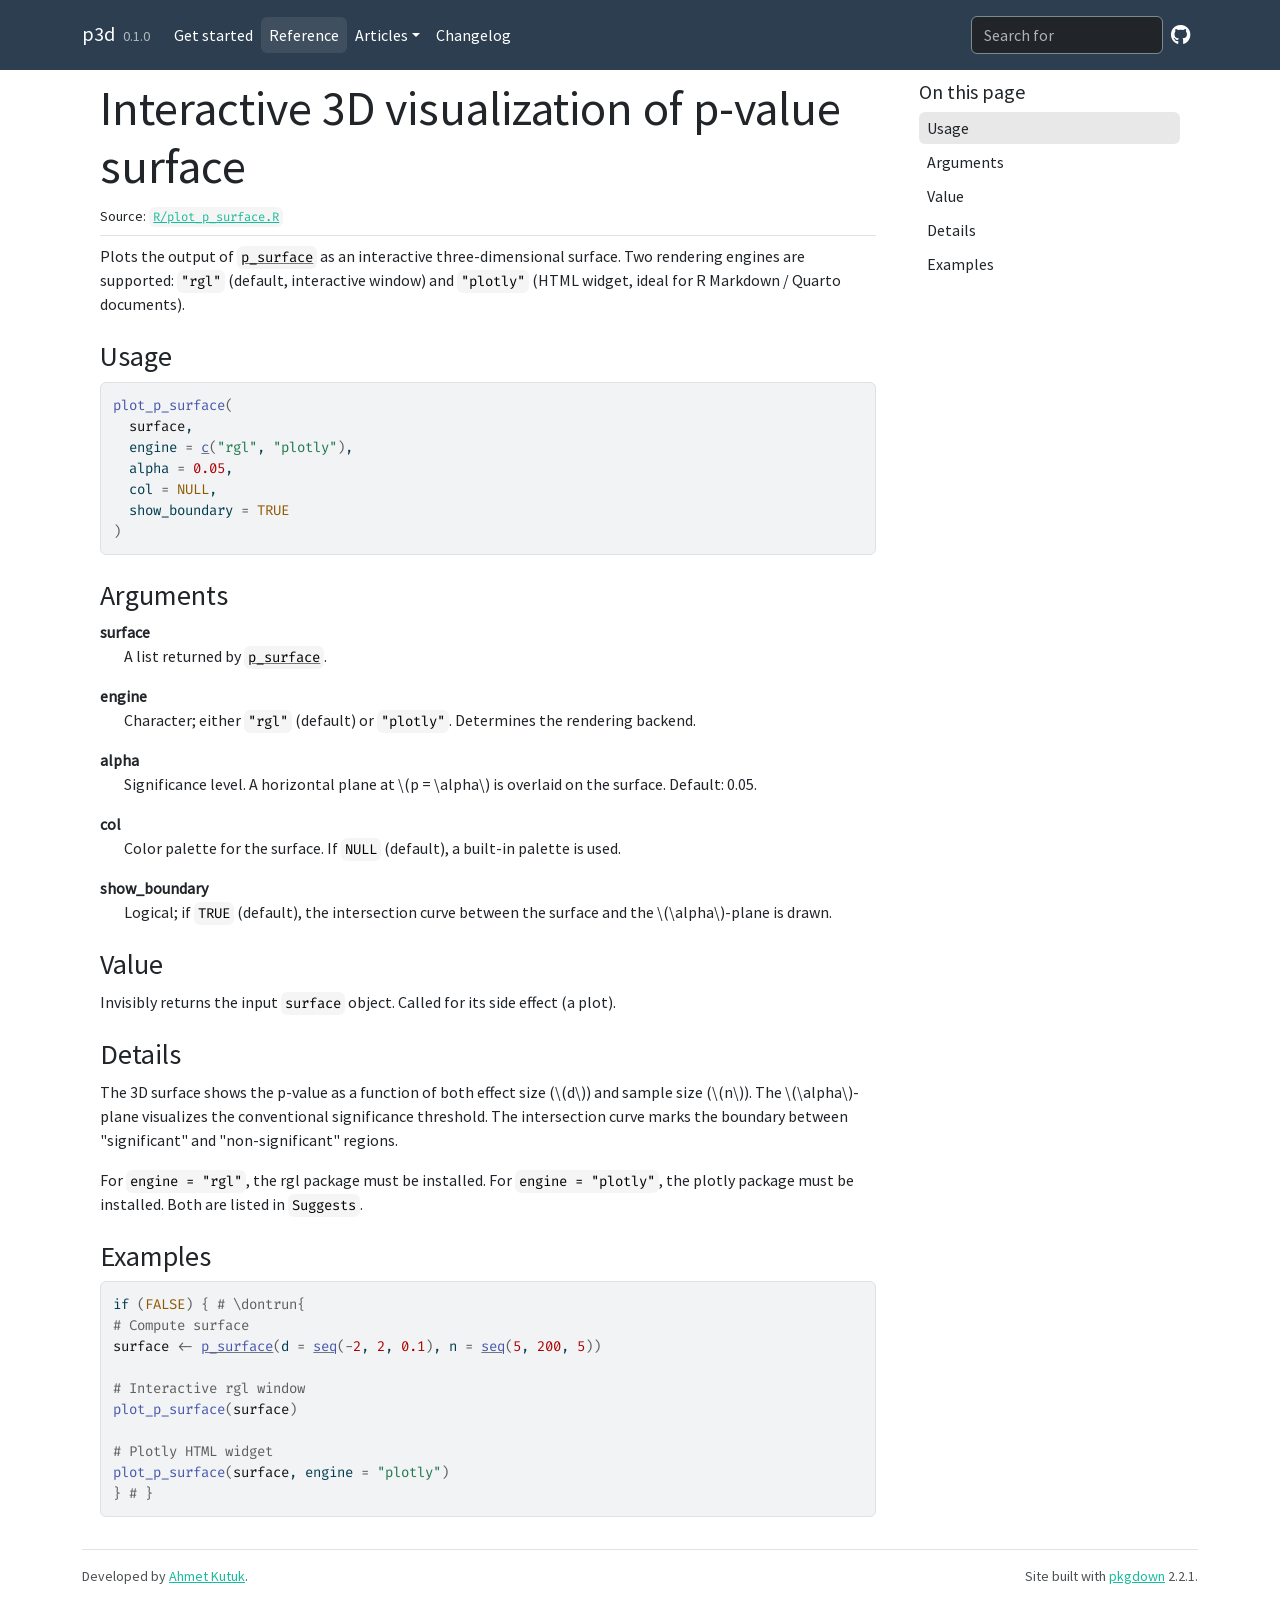
<file: reference/plot_p_surface.html>
<!DOCTYPE html>
<!-- Generated by pkgdown: do not edit by hand --><html lang="en"><head><meta http-equiv="Content-Type" content="text/html; charset=UTF-8"><meta charset="utf-8"><meta http-equiv="X-UA-Compatible" content="IE=edge"><meta name="viewport" content="width=device-width, initial-scale=1, shrink-to-fit=no"><title>Interactive 3D visualization of p-value surface — plot_p_surface • p3d</title><script src="../deps/jquery-3.6.0/jquery-3.6.0.min.js"></script><meta name="viewport" content="width=device-width, initial-scale=1, shrink-to-fit=no"><link href="../deps/bootstrap-5.3.8/bootstrap.min.css" rel="stylesheet"><script src="../deps/bootstrap-5.3.8/bootstrap.bundle.min.js"></script><link href="../deps/Source_Sans_Pro-0.4.10/font.css" rel="stylesheet"><link href="../deps/Fira_Code-0.4.10/font.css" rel="stylesheet"><link href="../deps/font-awesome-6.5.2/css/all.min.css" rel="stylesheet"><link href="../deps/font-awesome-6.5.2/css/v4-shims.min.css" rel="stylesheet"><script src="../deps/headroom-0.11.0/headroom.min.js"></script><script src="../deps/headroom-0.11.0/jQuery.headroom.min.js"></script><script src="../deps/bootstrap-toc-1.0.1/bootstrap-toc.min.js"></script><script src="../deps/clipboard.js-2.0.11/clipboard.min.js"></script><script src="../deps/search-1.0.0/autocomplete.jquery.min.js"></script><script src="../deps/search-1.0.0/fuse.min.js"></script><script src="../deps/search-1.0.0/mark.min.js"></script><!-- pkgdown --><script src="../pkgdown.js"></script><meta property="og:title" content="Interactive 3D visualization of p-value surface — plot_p_surface"><meta name="description" content='Plots the output of p_surface as an interactive
three-dimensional surface. Two rendering engines are supported:
"rgl" (default, interactive window) and "plotly"
(HTML widget, ideal for R Markdown / Quarto documents).'><meta property="og:description" content='Plots the output of p_surface as an interactive
three-dimensional surface. Two rendering engines are supported:
"rgl" (default, interactive window) and "plotly"
(HTML widget, ideal for R Markdown / Quarto documents).'></head><body>
    <a href="#main" class="visually-hidden-focusable">Skip to contents</a>


    <nav class="navbar navbar-expand-lg fixed-top bg-primary" data-bs-theme="dark" aria-label="Site navigation"><div class="container">

    <a class="navbar-brand me-2" href="../index.html">p3d</a>

    <small class="nav-text text-muted me-auto" data-bs-toggle="tooltip" data-bs-placement="bottom" title="">0.1.0</small>


    <button class="navbar-toggler" type="button" data-bs-toggle="collapse" data-bs-target="#navbar" aria-controls="navbar" aria-expanded="false" aria-label="Toggle navigation">
      <span class="navbar-toggler-icon"></span>
    </button>

    <div id="navbar" class="collapse navbar-collapse ms-3">
      <ul class="navbar-nav me-auto"><li class="nav-item"><a class="nav-link" href="../articles/p3d-intro.html">Get started</a></li>
<li class="active nav-item"><a class="nav-link" href="../reference/index.html">Reference</a></li>
<li class="nav-item dropdown">
  <button class="nav-link dropdown-toggle" type="button" id="dropdown-articles" data-bs-toggle="dropdown" aria-expanded="false" aria-haspopup="true">Articles</button>
  <ul class="dropdown-menu" aria-labelledby="dropdown-articles"><li><a class="dropdown-item" href="../articles/p3d-intro.html">Introduction to p3d</a></li>
    <li><a class="dropdown-item" href="../articles/p3d-comparison.html">Comparing 2D and 3D visualizations</a></li>
  </ul></li>
<li class="nav-item"><a class="nav-link" href="../news/index.html">Changelog</a></li>
      </ul><ul class="navbar-nav"><li class="nav-item"><form class="form-inline" role="search">
 <input class="form-control" type="search" name="search-input" id="search-input" autocomplete="off" aria-label="Search site" placeholder="Search for" data-search-index="../search.json"></form></li>
<li class="nav-item"><a class="external-link nav-link" href="https://github.com/ahmetkutuk1/p3d/" aria-label="GitHub"><span class="fa fab fa-github fa-lg"></span></a></li>
      </ul></div>


  </div>
</nav><div class="container template-reference-topic">
<div class="row">
  <main id="main" class="col-md-9"><div class="page-header">

      <h1>Interactive 3D visualization of p-value surface</h1>
      <small class="dont-index">Source: <a href="https://github.com/ahmetkutuk1/p3d/blob/master/R/plot_p_surface.R" class="external-link"><code>R/plot_p_surface.R</code></a></small>
      <div class="d-none name"><code>plot_p_surface.Rd</code></div>
    </div>

    <div class="ref-description section level2">
    <p>Plots the output of <code><a href="p_surface.html">p_surface</a></code> as an interactive
three-dimensional surface. Two rendering engines are supported:
<code>"rgl"</code> (default, interactive window) and <code>"plotly"</code>
(HTML widget, ideal for R Markdown / Quarto documents).</p>
    </div>

    <div class="section level2">
    <h2 id="ref-usage">Usage<a class="anchor" aria-label="anchor" href="#ref-usage"></a></h2>
    <div class="sourceCode"><pre class="sourceCode r"><code><span><span class="fu">plot_p_surface</span><span class="op">(</span></span>
<span>  <span class="va">surface</span>,</span>
<span>  engine <span class="op">=</span> <span class="fu"><a href="https://rdrr.io/r/base/c.html" class="external-link">c</a></span><span class="op">(</span><span class="st">"rgl"</span>, <span class="st">"plotly"</span><span class="op">)</span>,</span>
<span>  alpha <span class="op">=</span> <span class="fl">0.05</span>,</span>
<span>  col <span class="op">=</span> <span class="cn">NULL</span>,</span>
<span>  show_boundary <span class="op">=</span> <span class="cn">TRUE</span></span>
<span><span class="op">)</span></span></code></pre></div>
    </div>

    <div class="section level2">
    <h2 id="arguments">Arguments<a class="anchor" aria-label="anchor" href="#arguments"></a></h2>


<dl><dt id="arg-surface">surface<a class="anchor" aria-label="anchor" href="#arg-surface"></a></dt>
<dd><p>A list returned by <code><a href="p_surface.html">p_surface</a></code>.</p></dd>


<dt id="arg-engine">engine<a class="anchor" aria-label="anchor" href="#arg-engine"></a></dt>
<dd><p>Character; either <code>"rgl"</code> (default) or
<code>"plotly"</code>. Determines the rendering backend.</p></dd>


<dt id="arg-alpha">alpha<a class="anchor" aria-label="anchor" href="#arg-alpha"></a></dt>
<dd><p>Significance level. A horizontal plane at
\(p = \alpha\) is overlaid on the surface. Default: 0.05.</p></dd>


<dt id="arg-col">col<a class="anchor" aria-label="anchor" href="#arg-col"></a></dt>
<dd><p>Color palette for the surface. If <code>NULL</code>
(default), a built-in palette is used.</p></dd>


<dt id="arg-show-boundary">show_boundary<a class="anchor" aria-label="anchor" href="#arg-show-boundary"></a></dt>
<dd><p>Logical; if <code>TRUE</code> (default), the
intersection curve between the surface and the
\(\alpha\)-plane is drawn.</p></dd>

</dl></div>
    <div class="section level2">
    <h2 id="value">Value<a class="anchor" aria-label="anchor" href="#value"></a></h2>
    <p>Invisibly returns the input <code>surface</code> object.
Called for its side effect (a plot).</p>
    </div>
    <div class="section level2">
    <h2 id="details">Details<a class="anchor" aria-label="anchor" href="#details"></a></h2>
    <p>The 3D surface shows the p-value as a function of both
effect size (\(d\)) and sample size (\(n\)). The
\(\alpha\)-plane visualizes the conventional significance
threshold. The intersection curve marks the boundary between
"significant" and "non-significant" regions.</p>
<p>For <code>engine = "rgl"</code>, the <span class="pkg">rgl</span> package must be
installed. For <code>engine = "plotly"</code>, the <span class="pkg">plotly</span>
package must be installed. Both are listed in <code>Suggests</code>.</p>
    </div>

    <div class="section level2">
    <h2 id="ref-examples">Examples<a class="anchor" aria-label="anchor" href="#ref-examples"></a></h2>
    <div class="sourceCode"><pre class="sourceCode r"><code><span class="r-in"><span><span class="kw">if</span> <span class="op">(</span><span class="cn">FALSE</span><span class="op">)</span> <span class="op">{</span> <span class="co"># \dontrun{</span></span></span>
<span class="r-in"><span><span class="co"># Compute surface</span></span></span>
<span class="r-in"><span><span class="va">surface</span> <span class="op">&lt;-</span> <span class="fu"><a href="p_surface.html">p_surface</a></span><span class="op">(</span>d <span class="op">=</span> <span class="fu"><a href="https://rdrr.io/r/base/seq.html" class="external-link">seq</a></span><span class="op">(</span><span class="op">-</span><span class="fl">2</span>, <span class="fl">2</span>, <span class="fl">0.1</span><span class="op">)</span>, n <span class="op">=</span> <span class="fu"><a href="https://rdrr.io/r/base/seq.html" class="external-link">seq</a></span><span class="op">(</span><span class="fl">5</span>, <span class="fl">200</span>, <span class="fl">5</span><span class="op">)</span><span class="op">)</span></span></span>
<span class="r-in"><span></span></span>
<span class="r-in"><span><span class="co"># Interactive rgl window</span></span></span>
<span class="r-in"><span><span class="fu">plot_p_surface</span><span class="op">(</span><span class="va">surface</span><span class="op">)</span></span></span>
<span class="r-in"><span></span></span>
<span class="r-in"><span><span class="co"># Plotly HTML widget</span></span></span>
<span class="r-in"><span><span class="fu">plot_p_surface</span><span class="op">(</span><span class="va">surface</span>, engine <span class="op">=</span> <span class="st">"plotly"</span><span class="op">)</span></span></span>
<span class="r-in"><span><span class="op">}</span> <span class="co"># }</span></span></span>
</code></pre></div>
    </div>
  </main><aside class="col-md-3"><nav id="toc" aria-label="Table of contents"><h2>On this page</h2>
    </nav></aside></div>


    <footer><div class="pkgdown-footer-left">
  <p>Developed by <a href="https://github.com/ahmetkutuk1" class="external-link">Ahmet Kutuk</a>.</p>
</div>

<div class="pkgdown-footer-right">
  <p>Site built with <a href="https://pkgdown.r-lib.org/" class="external-link">pkgdown</a> 2.2.1.</p>
</div>

    </footer></div>





  </body></html>
</file>
<file: deps/Source_Sans_Pro-0.4.10/font.css>
/* cyrillic-ext */
@font-face {
  font-family: 'Source Sans Pro';
  font-style: normal;
  font-weight: 400;
  font-display: swap;
  src: url(6xK3dSBYKcSV-LCoeQqfX1RYOo3qNa7lqDY.woff2) format('woff2');
  unicode-range: U+0460-052F, U+1C80-1C8A, U+20B4, U+2DE0-2DFF, U+A640-A69F, U+FE2E-FE2F;
}
/* cyrillic */
@font-face {
  font-family: 'Source Sans Pro';
  font-style: normal;
  font-weight: 400;
  font-display: swap;
  src: url(6xK3dSBYKcSV-LCoeQqfX1RYOo3qPK7lqDY.woff2) format('woff2');
  unicode-range: U+0301, U+0400-045F, U+0490-0491, U+04B0-04B1, U+2116;
}
/* greek-ext */
@font-face {
  font-family: 'Source Sans Pro';
  font-style: normal;
  font-weight: 400;
  font-display: swap;
  src: url(6xK3dSBYKcSV-LCoeQqfX1RYOo3qNK7lqDY.woff2) format('woff2');
  unicode-range: U+1F00-1FFF;
}
/* greek */
@font-face {
  font-family: 'Source Sans Pro';
  font-style: normal;
  font-weight: 400;
  font-display: swap;
  src: url(6xK3dSBYKcSV-LCoeQqfX1RYOo3qO67lqDY.woff2) format('woff2');
  unicode-range: U+0370-0377, U+037A-037F, U+0384-038A, U+038C, U+038E-03A1, U+03A3-03FF;
}
/* vietnamese */
@font-face {
  font-family: 'Source Sans Pro';
  font-style: normal;
  font-weight: 400;
  font-display: swap;
  src: url(6xK3dSBYKcSV-LCoeQqfX1RYOo3qN67lqDY.woff2) format('woff2');
  unicode-range: U+0102-0103, U+0110-0111, U+0128-0129, U+0168-0169, U+01A0-01A1, U+01AF-01B0, U+0300-0301, U+0303-0304, U+0308-0309, U+0323, U+0329, U+1EA0-1EF9, U+20AB;
}
/* latin-ext */
@font-face {
  font-family: 'Source Sans Pro';
  font-style: normal;
  font-weight: 400;
  font-display: swap;
  src: url(6xK3dSBYKcSV-LCoeQqfX1RYOo3qNq7lqDY.woff2) format('woff2');
  unicode-range: U+0100-02BA, U+02BD-02C5, U+02C7-02CC, U+02CE-02D7, U+02DD-02FF, U+0304, U+0308, U+0329, U+1D00-1DBF, U+1E00-1E9F, U+1EF2-1EFF, U+2020, U+20A0-20AB, U+20AD-20C0, U+2113, U+2C60-2C7F, U+A720-A7FF;
}
/* latin */
@font-face {
  font-family: 'Source Sans Pro';
  font-style: normal;
  font-weight: 400;
  font-display: swap;
  src: url(6xK3dSBYKcSV-LCoeQqfX1RYOo3qOK7l.woff2) format('woff2');
  unicode-range: U+0000-00FF, U+0131, U+0152-0153, U+02BB-02BC, U+02C6, U+02DA, U+02DC, U+0304, U+0308, U+0329, U+2000-206F, U+20AC, U+2122, U+2191, U+2193, U+2212, U+2215, U+FEFF, U+FFFD;
}
</file>
<file: deps/Fira_Code-0.4.10/font.css>
/* cyrillic-ext */
@font-face {
  font-family: 'Fira Code';
  font-style: normal;
  font-weight: 400;
  font-display: swap;
  src: url(uU9eCBsR6Z2vfE9aq3bL0fxyUs4tcw4W_D1sJV37Nv7g.woff2) format('woff2');
  unicode-range: U+0460-052F, U+1C80-1C8A, U+20B4, U+2DE0-2DFF, U+A640-A69F, U+FE2E-FE2F;
}
/* cyrillic */
@font-face {
  font-family: 'Fira Code';
  font-style: normal;
  font-weight: 400;
  font-display: swap;
  src: url(uU9eCBsR6Z2vfE9aq3bL0fxyUs4tcw4W_D1sJVT7Nv7g.woff2) format('woff2');
  unicode-range: U+0301, U+0400-045F, U+0490-0491, U+04B0-04B1, U+2116;
}
/* greek-ext */
@font-face {
  font-family: 'Fira Code';
  font-style: normal;
  font-weight: 400;
  font-display: swap;
  src: url(uU9eCBsR6Z2vfE9aq3bL0fxyUs4tcw4W_D1sJVz7Nv7g.woff2) format('woff2');
  unicode-range: U+1F00-1FFF;
}
/* greek */
@font-face {
  font-family: 'Fira Code';
  font-style: normal;
  font-weight: 400;
  font-display: swap;
  src: url(uU9eCBsR6Z2vfE9aq3bL0fxyUs4tcw4W_D1sJVP7Nv7g.woff2) format('woff2');
  unicode-range: U+0370-0377, U+037A-037F, U+0384-038A, U+038C, U+038E-03A1, U+03A3-03FF;
}
/* symbols2 */
@font-face {
  font-family: 'Fira Code';
  font-style: normal;
  font-weight: 400;
  font-display: swap;
  src: url(uU9eCBsR6Z2vfE9aq3bL0fxyUs4tcw4W_D1sJeraE8PZqw.woff2) format('woff2');
  unicode-range: U+2000-2001, U+2004-2008, U+200A, U+23B8-23BD, U+2500-259F;
}
/* latin-ext */
@font-face {
  font-family: 'Fira Code';
  font-style: normal;
  font-weight: 400;
  font-display: swap;
  src: url(uU9eCBsR6Z2vfE9aq3bL0fxyUs4tcw4W_D1sJV77Nv7g.woff2) format('woff2');
  unicode-range: U+0100-02BA, U+02BD-02C5, U+02C7-02CC, U+02CE-02D7, U+02DD-02FF, U+0304, U+0308, U+0329, U+1D00-1DBF, U+1E00-1E9F, U+1EF2-1EFF, U+2020, U+20A0-20AB, U+20AD-20C0, U+2113, U+2C60-2C7F, U+A720-A7FF;
}
/* latin */
@font-face {
  font-family: 'Fira Code';
  font-style: normal;
  font-weight: 400;
  font-display: swap;
  src: url(uU9eCBsR6Z2vfE9aq3bL0fxyUs4tcw4W_D1sJVD7Ng.woff2) format('woff2');
  unicode-range: U+0000-00FF, U+0131, U+0152-0153, U+02BB-02BC, U+02C6, U+02DA, U+02DC, U+0304, U+0308, U+0329, U+2000-206F, U+20AC, U+2122, U+2191, U+2193, U+2212, U+2215, U+FEFF, U+FFFD;
}
</file>
<file: deps/font-awesome-6.5.2/css/v4-shims.min.css>
/*!
 * Font Awesome Free 6.5.2 by @fontawesome - https://fontawesome.com
 * License - https://fontawesome.com/license/free (Icons: CC BY 4.0, Fonts: SIL OFL 1.1, Code: MIT License)
 * Copyright 2024 Fonticons, Inc.
 */
.fa.fa-glass:before{content:"\f000"}.fa.fa-envelope-o{font-family:"Font Awesome 6 Free";font-weight:400}.fa.fa-envelope-o:before{content:"\f0e0"}.fa.fa-star-o{font-family:"Font Awesome 6 Free";font-weight:400}.fa.fa-star-o:before{content:"\f005"}.fa.fa-close:before,.fa.fa-remove:before{content:"\f00d"}.fa.fa-gear:before{content:"\f013"}.fa.fa-trash-o{font-family:"Font Awesome 6 Free";font-weight:400}.fa.fa-trash-o:before{content:"\f2ed"}.fa.fa-home:before{content:"\f015"}.fa.fa-file-o{font-family:"Font Awesome 6 Free";font-weight:400}.fa.fa-file-o:before{content:"\f15b"}.fa.fa-clock-o{font-family:"Font Awesome 6 Free";font-weight:400}.fa.fa-clock-o:before{content:"\f017"}.fa.fa-arrow-circle-o-down{font-family:"Font Awesome 6 Free";font-weight:400}.fa.fa-arrow-circle-o-down:before{content:"\f358"}.fa.fa-arrow-circle-o-up{font-family:"Font Awesome 6 Free";font-weight:400}.fa.fa-arrow-circle-o-up:before{content:"\f35b"}.fa.fa-play-circle-o{font-family:"Font Awesome 6 Free";font-weight:400}.fa.fa-play-circle-o:before{content:"\f144"}.fa.fa-repeat:before,.fa.fa-rotate-right:before{content:"\f01e"}.fa.fa-refresh:before{content:"\f021"}.fa.fa-list-alt{font-family:"Font Awesome 6 Free";font-weight:400}.fa.fa-list-alt:before{content:"\f022"}.fa.fa-dedent:before{content:"\f03b"}.fa.fa-video-camera:before{content:"\f03d"}.fa.fa-picture-o{font-family:"Font Awesome 6 Free";font-weight:400}.fa.fa-picture-o:before{content:"\f03e"}.fa.fa-photo{font-family:"Font Awesome 6 Free";font-weight:400}.fa.fa-photo:before{content:"\f03e"}.fa.fa-image{font-family:"Font Awesome 6 Free";font-weight:400}.fa.fa-image:before{content:"\f03e"}.fa.fa-map-marker:before{content:"\f3c5"}.fa.fa-pencil-square-o{font-family:"Font Awesome 6 Free";font-weight:400}.fa.fa-pencil-square-o:before{content:"\f044"}.fa.fa-edit{font-family:"Font Awesome 6 Free";font-weight:400}.fa.fa-edit:before{content:"\f044"}.fa.fa-share-square-o:before{content:"\f14d"}.fa.fa-check-square-o{font-family:"Font Awesome 6 Free";font-weight:400}.fa.fa-check-square-o:before{content:"\f14a"}.fa.fa-arrows:before{content:"\f0b2"}.fa.fa-times-circle-o{font-family:"Font Awesome 6 Free";font-weight:400}.fa.fa-times-circle-o:before{content:"\f057"}.fa.fa-check-circle-o{font-family:"Font Awesome 6 Free";font-weight:400}.fa.fa-check-circle-o:before{content:"\f058"}.fa.fa-mail-forward:before{content:"\f064"}.fa.fa-expand:before{content:"\f424"}.fa.fa-compress:before{content:"\f422"}.fa.fa-eye,.fa.fa-eye-slash{font-family:"Font Awesome 6 Free";font-weight:400}.fa.fa-warning:before{content:"\f071"}.fa.fa-calendar:before{content:"\f073"}.fa.fa-arrows-v:before{content:"\f338"}.fa.fa-arrows-h:before{content:"\f337"}.fa.fa-bar-chart-o:before,.fa.fa-bar-chart:before{content:"\e0e3"}.fa.fa-twitter-square{font-family:"Font Awesome 6 Brands";font-weight:400}.fa.fa-twitter-square:before{content:"\f081"}.fa.fa-facebook-square{font-family:"Font Awesome 6 Brands";font-weight:400}.fa.fa-facebook-square:before{content:"\f082"}.fa.fa-gears:before{content:"\f085"}.fa.fa-thumbs-o-up{font-family:"Font Awesome 6 Free";font-weight:400}.fa.fa-thumbs-o-up:before{content:"\f164"}.fa.fa-thumbs-o-down{font-family:"Font Awesome 6 Free";font-weight:400}.fa.fa-thumbs-o-down:before{content:"\f165"}.fa.fa-heart-o{font-family:"Font Awesome 6 Free";font-weight:400}.fa.fa-heart-o:before{content:"\f004"}.fa.fa-sign-out:before{content:"\f2f5"}.fa.fa-linkedin-square{font-family:"Font Awesome 6 Brands";font-weight:400}.fa.fa-linkedin-square:before{content:"\f08c"}.fa.fa-thumb-tack:before{content:"\f08d"}.fa.fa-external-link:before{content:"\f35d"}.fa.fa-sign-in:before{content:"\f2f6"}.fa.fa-github-square{font-family:"Font Awesome 6 Brands";font-weight:400}.fa.fa-github-square:before{content:"\f092"}.fa.fa-lemon-o{font-family:"Font Awesome 6 Free";font-weight:400}.fa.fa-lemon-o:before{content:"\f094"}.fa.fa-square-o{font-family:"Font Awesome 6 Free";font-weight:400}.fa.fa-square-o:before{content:"\f0c8"}.fa.fa-bookmark-o{font-family:"Font Awesome 6 Free";font-weight:400}.fa.fa-bookmark-o:before{content:"\f02e"}.fa.fa-facebook,.fa.fa-twitter{font-family:"Font Awesome 6 Brands";font-weight:400}.fa.fa-facebook:before{content:"\f39e"}.fa.fa-facebook-f{font-family:"Font Awesome 6 Brands";font-weight:400}.fa.fa-facebook-f:before{content:"\f39e"}.fa.fa-github{font-family:"Font Awesome 6 Brands";font-weight:400}.fa.fa-credit-card{font-family:"Font Awesome 6 Free";font-weight:400}.fa.fa-feed:before{content:"\f09e"}.fa.fa-hdd-o{font-family:"Font Awesome 6 Free";font-weight:400}.fa.fa-hdd-o:before{content:"\f0a0"}.fa.fa-hand-o-right{font-family:"Font Awesome 6 Free";font-weight:400}.fa.fa-hand-o-right:before{content:"\f0a4"}.fa.fa-hand-o-left{font-family:"Font Awesome 6 Free";font-weight:400}.fa.fa-hand-o-left:before{content:"\f0a5"}.fa.fa-hand-o-up{font-family:"Font Awesome 6 Free";font-weight:400}.fa.fa-hand-o-up:before{content:"\f0a6"}.fa.fa-hand-o-down{font-family:"Font Awesome 6 Free";font-weight:400}.fa.fa-hand-o-down:before{content:"\f0a7"}.fa.fa-globe:before{content:"\f57d"}.fa.fa-tasks:before{content:"\f828"}.fa.fa-arrows-alt:before{content:"\f31e"}.fa.fa-group:before{content:"\f0c0"}.fa.fa-chain:before{content:"\f0c1"}.fa.fa-cut:before{content:"\f0c4"}.fa.fa-files-o{font-family:"Font Awesome 6 Free";font-weight:400}.fa.fa-files-o:before{content:"\f0c5"}.fa.fa-floppy-o{font-family:"Font Awesome 6 Free";font-weight:400}.fa.fa-floppy-o:before{content:"\f0c7"}.fa.fa-save{font-family:"Font Awesome 6 Free";font-weight:400}.fa.fa-save:before{content:"\f0c7"}.fa.fa-navicon:before,.fa.fa-reorder:before{content:"\f0c9"}.fa.fa-magic:before{content:"\e2ca"}.fa.fa-pinterest,.fa.fa-pinterest-square{font-family:"Font Awesome 6 Brands";font-weight:400}.fa.fa-pinterest-square:before{content:"\f0d3"}.fa.fa-google-plus-square{font-family:"Font Awesome 6 Brands";font-weight:400}.fa.fa-google-plus-square:before{content:"\f0d4"}.fa.fa-google-plus{font-family:"Font Awesome 6 Brands";font-weight:400}.fa.fa-google-plus:before{content:"\f0d5"}.fa.fa-money:before{content:"\f3d1"}.fa.fa-unsorted:before{content:"\f0dc"}.fa.fa-sort-desc:before{content:"\f0dd"}.fa.fa-sort-asc:before{content:"\f0de"}.fa.fa-linkedin{font-family:"Font Awesome 6 Brands";font-weight:400}.fa.fa-linkedin:before{content:"\f0e1"}.fa.fa-rotate-left:before{content:"\f0e2"}.fa.fa-legal:before{content:"\f0e3"}.fa.fa-dashboard:before,.fa.fa-tachometer:before{content:"\f625"}.fa.fa-comment-o{font-family:"Font Awesome 6 Free";font-weight:400}.fa.fa-comment-o:before{content:"\f075"}.fa.fa-comments-o{font-family:"Font Awesome 6 Free";font-weight:400}.fa.fa-comments-o:before{content:"\f086"}.fa.fa-flash:before{content:"\f0e7"}.fa.fa-clipboard:before{content:"\f0ea"}.fa.fa-lightbulb-o{font-family:"Font Awesome 6 Free";font-weight:400}.fa.fa-lightbulb-o:before{content:"\f0eb"}.fa.fa-exchange:before{content:"\f362"}.fa.fa-cloud-download:before{content:"\f0ed"}.fa.fa-cloud-upload:before{content:"\f0ee"}.fa.fa-bell-o{font-family:"Font Awesome 6 Free";font-weight:400}.fa.fa-bell-o:before{content:"\f0f3"}.fa.fa-cutlery:before{content:"\f2e7"}.fa.fa-file-text-o{font-family:"Font Awesome 6 Free";font-weight:400}.fa.fa-file-text-o:before{content:"\f15c"}.fa.fa-building-o{font-family:"Font Awesome 6 Free";font-weight:400}.fa.fa-building-o:before{content:"\f1ad"}.fa.fa-hospital-o{font-family:"Font Awesome 6 Free";font-weight:400}.fa.fa-hospital-o:before{content:"\f0f8"}.fa.fa-tablet:before{content:"\f3fa"}.fa.fa-mobile-phone:before,.fa.fa-mobile:before{content:"\f3cd"}.fa.fa-circle-o{font-family:"Font Awesome 6 Free";font-weight:400}.fa.fa-circle-o:before{content:"\f111"}.fa.fa-mail-reply:before{content:"\f3e5"}.fa.fa-github-alt{font-family:"Font Awesome 6 Brands";font-weight:400}.fa.fa-folder-o{font-family:"Font Awesome 6 Free";font-weight:400}.fa.fa-folder-o:before{content:"\f07b"}.fa.fa-folder-open-o{font-family:"Font Awesome 6 Free";font-weight:400}.fa.fa-folder-open-o:before{content:"\f07c"}.fa.fa-smile-o{font-family:"Font Awesome 6 Free";font-weight:400}.fa.fa-smile-o:before{content:"\f118"}.fa.fa-frown-o{font-family:"Font Awesome 6 Free";font-weight:400}.fa.fa-frown-o:before{content:"\f119"}.fa.fa-meh-o{font-family:"Font Awesome 6 Free";font-weight:400}.fa.fa-meh-o:before{content:"\f11a"}.fa.fa-keyboard-o{font-family:"Font Awesome 6 Free";font-weight:400}.fa.fa-keyboard-o:before{content:"\f11c"}.fa.fa-flag-o{font-family:"Font Awesome 6 Free";font-weight:400}.fa.fa-flag-o:before{content:"\f024"}.fa.fa-mail-reply-all:before{content:"\f122"}.fa.fa-star-half-o{font-family:"Font Awesome 6 Free";font-weight:400}.fa.fa-star-half-o:before{content:"\f5c0"}.fa.fa-star-half-empty{font-family:"Font Awesome 6 Free";font-weight:400}.fa.fa-star-half-empty:before{content:"\f5c0"}.fa.fa-star-half-full{font-family:"Font Awesome 6 Free";font-weight:400}.fa.fa-star-half-full:before{content:"\f5c0"}.fa.fa-code-fork:before{content:"\f126"}.fa.fa-chain-broken:before,.fa.fa-unlink:before{content:"\f127"}.fa.fa-calendar-o{font-family:"Font Awesome 6 Free";font-weight:400}.fa.fa-calendar-o:before{content:"\f133"}.fa.fa-css3,.fa.fa-html5,.fa.fa-maxcdn{font-family:"Font Awesome 6 Brands";font-weight:400}.fa.fa-unlock-alt:before{content:"\f09c"}.fa.fa-minus-square-o{font-family:"Font Awesome 6 Free";font-weight:400}.fa.fa-minus-square-o:before{content:"\f146"}.fa.fa-level-up:before{content:"\f3bf"}.fa.fa-level-down:before{content:"\f3be"}.fa.fa-pencil-square:before{content:"\f14b"}.fa.fa-external-link-square:before{content:"\f360"}.fa.fa-compass{font-family:"Font Awesome 6 Free";font-weight:400}.fa.fa-caret-square-o-down{font-family:"Font Awesome 6 Free";font-weight:400}.fa.fa-caret-square-o-down:before{content:"\f150"}.fa.fa-toggle-down{font-family:"Font Awesome 6 Free";font-weight:400}.fa.fa-toggle-down:before{content:"\f150"}.fa.fa-caret-square-o-up{font-family:"Font Awesome 6 Free";font-weight:400}.fa.fa-caret-square-o-up:before{content:"\f151"}.fa.fa-toggle-up{font-family:"Font Awesome 6 Free";font-weight:400}.fa.fa-toggle-up:before{content:"\f151"}.fa.fa-caret-square-o-right{font-family:"Font Awesome 6 Free";font-weight:400}.fa.fa-caret-square-o-right:before{content:"\f152"}.fa.fa-toggle-right{font-family:"Font Awesome 6 Free";font-weight:400}.fa.fa-toggle-right:before{content:"\f152"}.fa.fa-eur:before,.fa.fa-euro:before{content:"\f153"}.fa.fa-gbp:before{content:"\f154"}.fa.fa-dollar:before,.fa.fa-usd:before{content:"\24"}.fa.fa-inr:before,.fa.fa-rupee:before{content:"\e1bc"}.fa.fa-cny:before,.fa.fa-jpy:before,.fa.fa-rmb:before,.fa.fa-yen:before{content:"\f157"}.fa.fa-rouble:before,.fa.fa-rub:before,.fa.fa-ruble:before{content:"\f158"}.fa.fa-krw:before,.fa.fa-won:before{content:"\f159"}.fa.fa-bitcoin,.fa.fa-btc{font-family:"Font Awesome 6 Brands";font-weight:400}.fa.fa-bitcoin:before{content:"\f15a"}.fa.fa-file-text:before{content:"\f15c"}.fa.fa-sort-alpha-asc:before{content:"\f15d"}.fa.fa-sort-alpha-desc:before{content:"\f881"}.fa.fa-sort-amount-asc:before{content:"\f884"}.fa.fa-sort-amount-desc:before{content:"\f160"}.fa.fa-sort-numeric-asc:before{content:"\f162"}.fa.fa-sort-numeric-desc:before{content:"\f886"}.fa.fa-youtube-square{font-family:"Font Awesome 6 Brands";font-weight:400}.fa.fa-youtube-square:before{content:"\f431"}.fa.fa-xing,.fa.fa-xing-square,.fa.fa-youtube{font-family:"Font Awesome 6 Brands";font-weight:400}.fa.fa-xing-square:before{content:"\f169"}.fa.fa-youtube-play{font-family:"Font Awesome 6 Brands";font-weight:400}.fa.fa-youtube-play:before{content:"\f167"}.fa.fa-adn,.fa.fa-bitbucket,.fa.fa-bitbucket-square,.fa.fa-dropbox,.fa.fa-flickr,.fa.fa-instagram,.fa.fa-stack-overflow{font-family:"Font Awesome 6 Brands";font-weight:400}.fa.fa-bitbucket-square:before{content:"\f171"}.fa.fa-tumblr,.fa.fa-tumblr-square{font-family:"Font Awesome 6 Brands";font-weight:400}.fa.fa-tumblr-square:before{content:"\f174"}.fa.fa-long-arrow-down:before{content:"\f309"}.fa.fa-long-arrow-up:before{content:"\f30c"}.fa.fa-long-arrow-left:before{content:"\f30a"}.fa.fa-long-arrow-right:before{content:"\f30b"}.fa.fa-android,.fa.fa-apple,.fa.fa-dribbble,.fa.fa-foursquare,.fa.fa-gittip,.fa.fa-gratipay,.fa.fa-linux,.fa.fa-skype,.fa.fa-trello,.fa.fa-windows{font-family:"Font Awesome 6 Brands";font-weight:400}.fa.fa-gittip:before{content:"\f184"}.fa.fa-sun-o{font-family:"Font Awesome 6 Free";font-weight:400}.fa.fa-sun-o:before{content:"\f185"}.fa.fa-moon-o{font-family:"Font Awesome 6 Free";font-weight:400}.fa.fa-moon-o:before{content:"\f186"}.fa.fa-pagelines,.fa.fa-renren,.fa.fa-stack-exchange,.fa.fa-vk,.fa.fa-weibo{font-family:"Font Awesome 6 Brands";font-weight:400}.fa.fa-arrow-circle-o-right{font-family:"Font Awesome 6 Free";font-weight:400}.fa.fa-arrow-circle-o-right:before{content:"\f35a"}.fa.fa-arrow-circle-o-left{font-family:"Font Awesome 6 Free";font-weight:400}.fa.fa-arrow-circle-o-left:before{content:"\f359"}.fa.fa-caret-square-o-left{font-family:"Font Awesome 6 Free";font-weight:400}.fa.fa-caret-square-o-left:before{content:"\f191"}.fa.fa-toggle-left{font-family:"Font Awesome 6 Free";font-weight:400}.fa.fa-toggle-left:before{content:"\f191"}.fa.fa-dot-circle-o{font-family:"Font Awesome 6 Free";font-weight:400}.fa.fa-dot-circle-o:before{content:"\f192"}.fa.fa-vimeo-square{font-family:"Font Awesome 6 Brands";font-weight:400}.fa.fa-vimeo-square:before{content:"\f194"}.fa.fa-try:before,.fa.fa-turkish-lira:before{content:"\e2bb"}.fa.fa-plus-square-o{font-family:"Font Awesome 6 Free";font-weight:400}.fa.fa-plus-square-o:before{content:"\f0fe"}.fa.fa-openid,.fa.fa-slack,.fa.fa-wordpress{font-family:"Font Awesome 6 Brands";font-weight:400}.fa.fa-bank:before,.fa.fa-institution:before{content:"\f19c"}.fa.fa-mortar-board:before{content:"\f19d"}.fa.fa-google,.fa.fa-reddit,.fa.fa-reddit-square,.fa.fa-yahoo{font-family:"Font Awesome 6 Brands";font-weight:400}.fa.fa-reddit-square:before{content:"\f1a2"}.fa.fa-behance,.fa.fa-behance-square,.fa.fa-delicious,.fa.fa-digg,.fa.fa-drupal,.fa.fa-joomla,.fa.fa-pied-piper-alt,.fa.fa-pied-piper-pp,.fa.fa-stumbleupon,.fa.fa-stumbleupon-circle{font-family:"Font Awesome 6 Brands";font-weight:400}.fa.fa-behance-square:before{content:"\f1b5"}.fa.fa-steam,.fa.fa-steam-square{font-family:"Font Awesome 6 Brands";font-weight:400}.fa.fa-steam-square:before{content:"\f1b7"}.fa.fa-automobile:before{content:"\f1b9"}.fa.fa-cab:before{content:"\f1ba"}.fa.fa-deviantart,.fa.fa-soundcloud,.fa.fa-spotify{font-family:"Font Awesome 6 Brands";font-weight:400}.fa.fa-file-pdf-o{font-family:"Font Awesome 6 Free";font-weight:400}.fa.fa-file-pdf-o:before{content:"\f1c1"}.fa.fa-file-word-o{font-family:"Font Awesome 6 Free";font-weight:400}.fa.fa-file-word-o:before{content:"\f1c2"}.fa.fa-file-excel-o{font-family:"Font Awesome 6 Free";font-weight:400}.fa.fa-file-excel-o:before{content:"\f1c3"}.fa.fa-file-powerpoint-o{font-family:"Font Awesome 6 Free";font-weight:400}.fa.fa-file-powerpoint-o:before{content:"\f1c4"}.fa.fa-file-image-o{font-family:"Font Awesome 6 Free";font-weight:400}.fa.fa-file-image-o:before{content:"\f1c5"}.fa.fa-file-photo-o{font-family:"Font Awesome 6 Free";font-weight:400}.fa.fa-file-photo-o:before{content:"\f1c5"}.fa.fa-file-picture-o{font-family:"Font Awesome 6 Free";font-weight:400}.fa.fa-file-picture-o:before{content:"\f1c5"}.fa.fa-file-archive-o{font-family:"Font Awesome 6 Free";font-weight:400}.fa.fa-file-archive-o:before{content:"\f1c6"}.fa.fa-file-zip-o{font-family:"Font Awesome 6 Free";font-weight:400}.fa.fa-file-zip-o:before{content:"\f1c6"}.fa.fa-file-audio-o{font-family:"Font Awesome 6 Free";font-weight:400}.fa.fa-file-audio-o:before{content:"\f1c7"}.fa.fa-file-sound-o{font-family:"Font Awesome 6 Free";font-weight:400}.fa.fa-file-sound-o:before{content:"\f1c7"}.fa.fa-file-video-o{font-family:"Font Awesome 6 Free";font-weight:400}.fa.fa-file-video-o:before{content:"\f1c8"}.fa.fa-file-movie-o{font-family:"Font Awesome 6 Free";font-weight:400}.fa.fa-file-movie-o:before{content:"\f1c8"}.fa.fa-file-code-o{font-family:"Font Awesome 6 Free";font-weight:400}.fa.fa-file-code-o:before{content:"\f1c9"}.fa.fa-codepen,.fa.fa-jsfiddle,.fa.fa-vine{font-family:"Font Awesome 6 Brands";font-weight:400}.fa.fa-life-bouy:before,.fa.fa-life-buoy:before,.fa.fa-life-saver:before,.fa.fa-support:before{content:"\f1cd"}.fa.fa-circle-o-notch:before{content:"\f1ce"}.fa.fa-ra,.fa.fa-rebel{font-family:"Font Awesome 6 Brands";font-weight:400}.fa.fa-ra:before{content:"\f1d0"}.fa.fa-resistance{font-family:"Font Awesome 6 Brands";font-weight:400}.fa.fa-resistance:before{content:"\f1d0"}.fa.fa-empire,.fa.fa-ge{font-family:"Font Awesome 6 Brands";font-weight:400}.fa.fa-ge:before{content:"\f1d1"}.fa.fa-git-square{font-family:"Font Awesome 6 Brands";font-weight:400}.fa.fa-git-square:before{content:"\f1d2"}.fa.fa-git,.fa.fa-hacker-news,.fa.fa-y-combinator-square{font-family:"Font Awesome 6 Brands";font-weight:400}.fa.fa-y-combinator-square:before{content:"\f1d4"}.fa.fa-yc-square{font-family:"Font Awesome 6 Brands";font-weight:400}.fa.fa-yc-square:before{content:"\f1d4"}.fa.fa-qq,.fa.fa-tencent-weibo,.fa.fa-wechat,.fa.fa-weixin{font-family:"Font Awesome 6 Brands";font-weight:400}.fa.fa-wechat:before{content:"\f1d7"}.fa.fa-send:before{content:"\f1d8"}.fa.fa-paper-plane-o{font-family:"Font Awesome 6 Free";font-weight:400}.fa.fa-paper-plane-o:before{content:"\f1d8"}.fa.fa-send-o{font-family:"Font Awesome 6 Free";font-weight:400}.fa.fa-send-o:before{content:"\f1d8"}.fa.fa-circle-thin{font-family:"Font Awesome 6 Free";font-weight:400}.fa.fa-circle-thin:before{content:"\f111"}.fa.fa-header:before{content:"\f1dc"}.fa.fa-futbol-o{font-family:"Font Awesome 6 Free";font-weight:400}.fa.fa-futbol-o:before{content:"\f1e3"}.fa.fa-soccer-ball-o{font-family:"Font Awesome 6 Free";font-weight:400}.fa.fa-soccer-ball-o:before{content:"\f1e3"}.fa.fa-slideshare,.fa.fa-twitch,.fa.fa-yelp{font-family:"Font Awesome 6 Brands";font-weight:400}.fa.fa-newspaper-o{font-family:"Font Awesome 6 Free";font-weight:400}.fa.fa-newspaper-o:before{content:"\f1ea"}.fa.fa-cc-amex,.fa.fa-cc-discover,.fa.fa-cc-mastercard,.fa.fa-cc-paypal,.fa.fa-cc-stripe,.fa.fa-cc-visa,.fa.fa-google-wallet,.fa.fa-paypal{font-family:"Font Awesome 6 Brands";font-weight:400}.fa.fa-bell-slash-o{font-family:"Font Awesome 6 Free";font-weight:400}.fa.fa-bell-slash-o:before{content:"\f1f6"}.fa.fa-trash:before{content:"\f2ed"}.fa.fa-copyright{font-family:"Font Awesome 6 Free";font-weight:400}.fa.fa-eyedropper:before{content:"\f1fb"}.fa.fa-area-chart:before{content:"\f1fe"}.fa.fa-pie-chart:before{content:"\f200"}.fa.fa-line-chart:before{content:"\f201"}.fa.fa-lastfm,.fa.fa-lastfm-square{font-family:"Font Awesome 6 Brands";font-weight:400}.fa.fa-lastfm-square:before{content:"\f203"}.fa.fa-angellist,.fa.fa-ioxhost{font-family:"Font Awesome 6 Brands";font-weight:400}.fa.fa-cc{font-family:"Font Awesome 6 Free";font-weight:400}.fa.fa-cc:before{content:"\f20a"}.fa.fa-ils:before,.fa.fa-shekel:before,.fa.fa-sheqel:before{content:"\f20b"}.fa.fa-buysellads,.fa.fa-connectdevelop,.fa.fa-dashcube,.fa.fa-forumbee,.fa.fa-leanpub,.fa.fa-sellsy,.fa.fa-shirtsinbulk,.fa.fa-simplybuilt,.fa.fa-skyatlas{font-family:"Font Awesome 6 Brands";font-weight:400}.fa.fa-diamond{font-family:"Font Awesome 6 Free";font-weight:400}.fa.fa-diamond:before{content:"\f3a5"}.fa.fa-intersex:before,.fa.fa-transgender:before{content:"\f224"}.fa.fa-transgender-alt:before{content:"\f225"}.fa.fa-facebook-official{font-family:"Font Awesome 6 Brands";font-weight:400}.fa.fa-facebook-official:before{content:"\f09a"}.fa.fa-pinterest-p,.fa.fa-whatsapp{font-family:"Font Awesome 6 Brands";font-weight:400}.fa.fa-hotel:before{content:"\f236"}.fa.fa-medium,.fa.fa-viacoin,.fa.fa-y-combinator,.fa.fa-yc{font-family:"Font Awesome 6 Brands";font-weight:400}.fa.fa-yc:before{content:"\f23b"}.fa.fa-expeditedssl,.fa.fa-opencart,.fa.fa-optin-monster{font-family:"Font Awesome 6 Brands";font-weight:400}.fa.fa-battery-4:before,.fa.fa-battery:before{content:"\f240"}.fa.fa-battery-3:before{content:"\f241"}.fa.fa-battery-2:before{content:"\f242"}.fa.fa-battery-1:before{content:"\f243"}.fa.fa-battery-0:before{content:"\f244"}.fa.fa-object-group,.fa.fa-object-ungroup,.fa.fa-sticky-note-o{font-family:"Font Awesome 6 Free";font-weight:400}.fa.fa-sticky-note-o:before{content:"\f249"}.fa.fa-cc-diners-club,.fa.fa-cc-jcb{font-family:"Font Awesome 6 Brands";font-weight:400}.fa.fa-clone{font-family:"Font Awesome 6 Free";font-weight:400}.fa.fa-hourglass-o:before{content:"\f254"}.fa.fa-hourglass-1:before{content:"\f251"}.fa.fa-hourglass-2:before{content:"\f252"}.fa.fa-hourglass-3:before{content:"\f253"}.fa.fa-hand-rock-o{font-family:"Font Awesome 6 Free";font-weight:400}.fa.fa-hand-rock-o:before{content:"\f255"}.fa.fa-hand-grab-o{font-family:"Font Awesome 6 Free";font-weight:400}.fa.fa-hand-grab-o:before{content:"\f255"}.fa.fa-hand-paper-o{font-family:"Font Awesome 6 Free";font-weight:400}.fa.fa-hand-paper-o:before{content:"\f256"}.fa.fa-hand-stop-o{font-family:"Font Awesome 6 Free";font-weight:400}.fa.fa-hand-stop-o:before{content:"\f256"}.fa.fa-hand-scissors-o{font-family:"Font Awesome 6 Free";font-weight:400}.fa.fa-hand-scissors-o:before{content:"\f257"}.fa.fa-hand-lizard-o{font-family:"Font Awesome 6 Free";font-weight:400}.fa.fa-hand-lizard-o:before{content:"\f258"}.fa.fa-hand-spock-o{font-family:"Font Awesome 6 Free";font-weight:400}.fa.fa-hand-spock-o:before{content:"\f259"}.fa.fa-hand-pointer-o{font-family:"Font Awesome 6 Free";font-weight:400}.fa.fa-hand-pointer-o:before{content:"\f25a"}.fa.fa-hand-peace-o{font-family:"Font Awesome 6 Free";font-weight:400}.fa.fa-hand-peace-o:before{content:"\f25b"}.fa.fa-registered{font-family:"Font Awesome 6 Free";font-weight:400}.fa.fa-creative-commons,.fa.fa-gg,.fa.fa-gg-circle,.fa.fa-odnoklassniki,.fa.fa-odnoklassniki-square{font-family:"Font Awesome 6 Brands";font-weight:400}.fa.fa-odnoklassniki-square:before{content:"\f264"}.fa.fa-chrome,.fa.fa-firefox,.fa.fa-get-pocket,.fa.fa-internet-explorer,.fa.fa-opera,.fa.fa-safari,.fa.fa-wikipedia-w{font-family:"Font Awesome 6 Brands";font-weight:400}.fa.fa-television:before{content:"\f26c"}.fa.fa-500px,.fa.fa-amazon,.fa.fa-contao{font-family:"Font Awesome 6 Brands";font-weight:400}.fa.fa-calendar-plus-o{font-family:"Font Awesome 6 Free";font-weight:400}.fa.fa-calendar-plus-o:before{content:"\f271"}.fa.fa-calendar-minus-o{font-family:"Font Awesome 6 Free";font-weight:400}.fa.fa-calendar-minus-o:before{content:"\f272"}.fa.fa-calendar-times-o{font-family:"Font Awesome 6 Free";font-weight:400}.fa.fa-calendar-times-o:before{content:"\f273"}.fa.fa-calendar-check-o{font-family:"Font Awesome 6 Free";font-weight:400}.fa.fa-calendar-check-o:before{content:"\f274"}.fa.fa-map-o{font-family:"Font Awesome 6 Free";font-weight:400}.fa.fa-map-o:before{content:"\f279"}.fa.fa-commenting:before{content:"\f4ad"}.fa.fa-commenting-o{font-family:"Font Awesome 6 Free";font-weight:400}.fa.fa-commenting-o:before{content:"\f4ad"}.fa.fa-houzz,.fa.fa-vimeo{font-family:"Font Awesome 6 Brands";font-weight:400}.fa.fa-vimeo:before{content:"\f27d"}.fa.fa-black-tie,.fa.fa-edge,.fa.fa-fonticons,.fa.fa-reddit-alien{font-family:"Font Awesome 6 Brands";font-weight:400}.fa.fa-credit-card-alt:before{content:"\f09d"}.fa.fa-codiepie,.fa.fa-fort-awesome,.fa.fa-mixcloud,.fa.fa-modx,.fa.fa-product-hunt,.fa.fa-scribd,.fa.fa-usb{font-family:"Font Awesome 6 Brands";font-weight:400}.fa.fa-pause-circle-o{font-family:"Font Awesome 6 Free";font-weight:400}.fa.fa-pause-circle-o:before{content:"\f28b"}.fa.fa-stop-circle-o{font-family:"Font Awesome 6 Free";font-weight:400}.fa.fa-stop-circle-o:before{content:"\f28d"}.fa.fa-bluetooth,.fa.fa-bluetooth-b,.fa.fa-envira,.fa.fa-gitlab,.fa.fa-wheelchair-alt,.fa.fa-wpbeginner,.fa.fa-wpforms{font-family:"Font Awesome 6 Brands";font-weight:400}.fa.fa-wheelchair-alt:before{content:"\f368"}.fa.fa-question-circle-o{font-family:"Font Awesome 6 Free";font-weight:400}.fa.fa-question-circle-o:before{content:"\f059"}.fa.fa-volume-control-phone:before{content:"\f2a0"}.fa.fa-asl-interpreting:before{content:"\f2a3"}.fa.fa-deafness:before,.fa.fa-hard-of-hearing:before{content:"\f2a4"}.fa.fa-glide,.fa.fa-glide-g{font-family:"Font Awesome 6 Brands";font-weight:400}.fa.fa-signing:before{content:"\f2a7"}.fa.fa-viadeo,.fa.fa-viadeo-square{font-family:"Font Awesome 6 Brands";font-weight:400}.fa.fa-viadeo-square:before{content:"\f2aa"}.fa.fa-snapchat,.fa.fa-snapchat-ghost{font-family:"Font Awesome 6 Brands";font-weight:400}.fa.fa-snapchat-ghost:before{content:"\f2ab"}.fa.fa-snapchat-square{font-family:"Font Awesome 6 Brands";font-weight:400}.fa.fa-snapchat-square:before{content:"\f2ad"}.fa.fa-first-order,.fa.fa-google-plus-official,.fa.fa-pied-piper,.fa.fa-themeisle,.fa.fa-yoast{font-family:"Font Awesome 6 Brands";font-weight:400}.fa.fa-google-plus-official:before{content:"\f2b3"}.fa.fa-google-plus-circle{font-family:"Font Awesome 6 Brands";font-weight:400}.fa.fa-google-plus-circle:before{content:"\f2b3"}.fa.fa-fa,.fa.fa-font-awesome{font-family:"Font Awesome 6 Brands";font-weight:400}.fa.fa-fa:before{content:"\f2b4"}.fa.fa-handshake-o{font-family:"Font Awesome 6 Free";font-weight:400}.fa.fa-handshake-o:before{content:"\f2b5"}.fa.fa-envelope-open-o{font-family:"Font Awesome 6 Free";font-weight:400}.fa.fa-envelope-open-o:before{content:"\f2b6"}.fa.fa-linode{font-family:"Font Awesome 6 Brands";font-weight:400}.fa.fa-address-book-o{font-family:"Font Awesome 6 Free";font-weight:400}.fa.fa-address-book-o:before{content:"\f2b9"}.fa.fa-vcard:before{content:"\f2bb"}.fa.fa-address-card-o{font-family:"Font Awesome 6 Free";font-weight:400}.fa.fa-address-card-o:before{content:"\f2bb"}.fa.fa-vcard-o{font-family:"Font Awesome 6 Free";font-weight:400}.fa.fa-vcard-o:before{content:"\f2bb"}.fa.fa-user-circle-o{font-family:"Font Awesome 6 Free";font-weight:400}.fa.fa-user-circle-o:before{content:"\f2bd"}.fa.fa-user-o{font-family:"Font Awesome 6 Free";font-weight:400}.fa.fa-user-o:before{content:"\f007"}.fa.fa-id-badge{font-family:"Font Awesome 6 Free";font-weight:400}.fa.fa-drivers-license:before{content:"\f2c2"}.fa.fa-id-card-o{font-family:"Font Awesome 6 Free";font-weight:400}.fa.fa-id-card-o:before{content:"\f2c2"}.fa.fa-drivers-license-o{font-family:"Font Awesome 6 Free";font-weight:400}.fa.fa-drivers-license-o:before{content:"\f2c2"}.fa.fa-free-code-camp,.fa.fa-quora,.fa.fa-telegram{font-family:"Font Awesome 6 Brands";font-weight:400}.fa.fa-thermometer-4:before,.fa.fa-thermometer:before{content:"\f2c7"}.fa.fa-thermometer-3:before{content:"\f2c8"}.fa.fa-thermometer-2:before{content:"\f2c9"}.fa.fa-thermometer-1:before{content:"\f2ca"}.fa.fa-thermometer-0:before{content:"\f2cb"}.fa.fa-bathtub:before,.fa.fa-s15:before{content:"\f2cd"}.fa.fa-window-maximize,.fa.fa-window-restore{font-family:"Font Awesome 6 Free";font-weight:400}.fa.fa-times-rectangle:before{content:"\f410"}.fa.fa-window-close-o{font-family:"Font Awesome 6 Free";font-weight:400}.fa.fa-window-close-o:before{content:"\f410"}.fa.fa-times-rectangle-o{font-family:"Font Awesome 6 Free";font-weight:400}.fa.fa-times-rectangle-o:before{content:"\f410"}.fa.fa-bandcamp,.fa.fa-eercast,.fa.fa-etsy,.fa.fa-grav,.fa.fa-imdb,.fa.fa-ravelry{font-family:"Font Awesome 6 Brands";font-weight:400}.fa.fa-eercast:before{content:"\f2da"}.fa.fa-snowflake-o{font-family:"Font Awesome 6 Free";font-weight:400}.fa.fa-snowflake-o:before{content:"\f2dc"}.fa.fa-meetup,.fa.fa-superpowers,.fa.fa-wpexplorer{font-family:"Font Awesome 6 Brands";font-weight:400}
</file>
